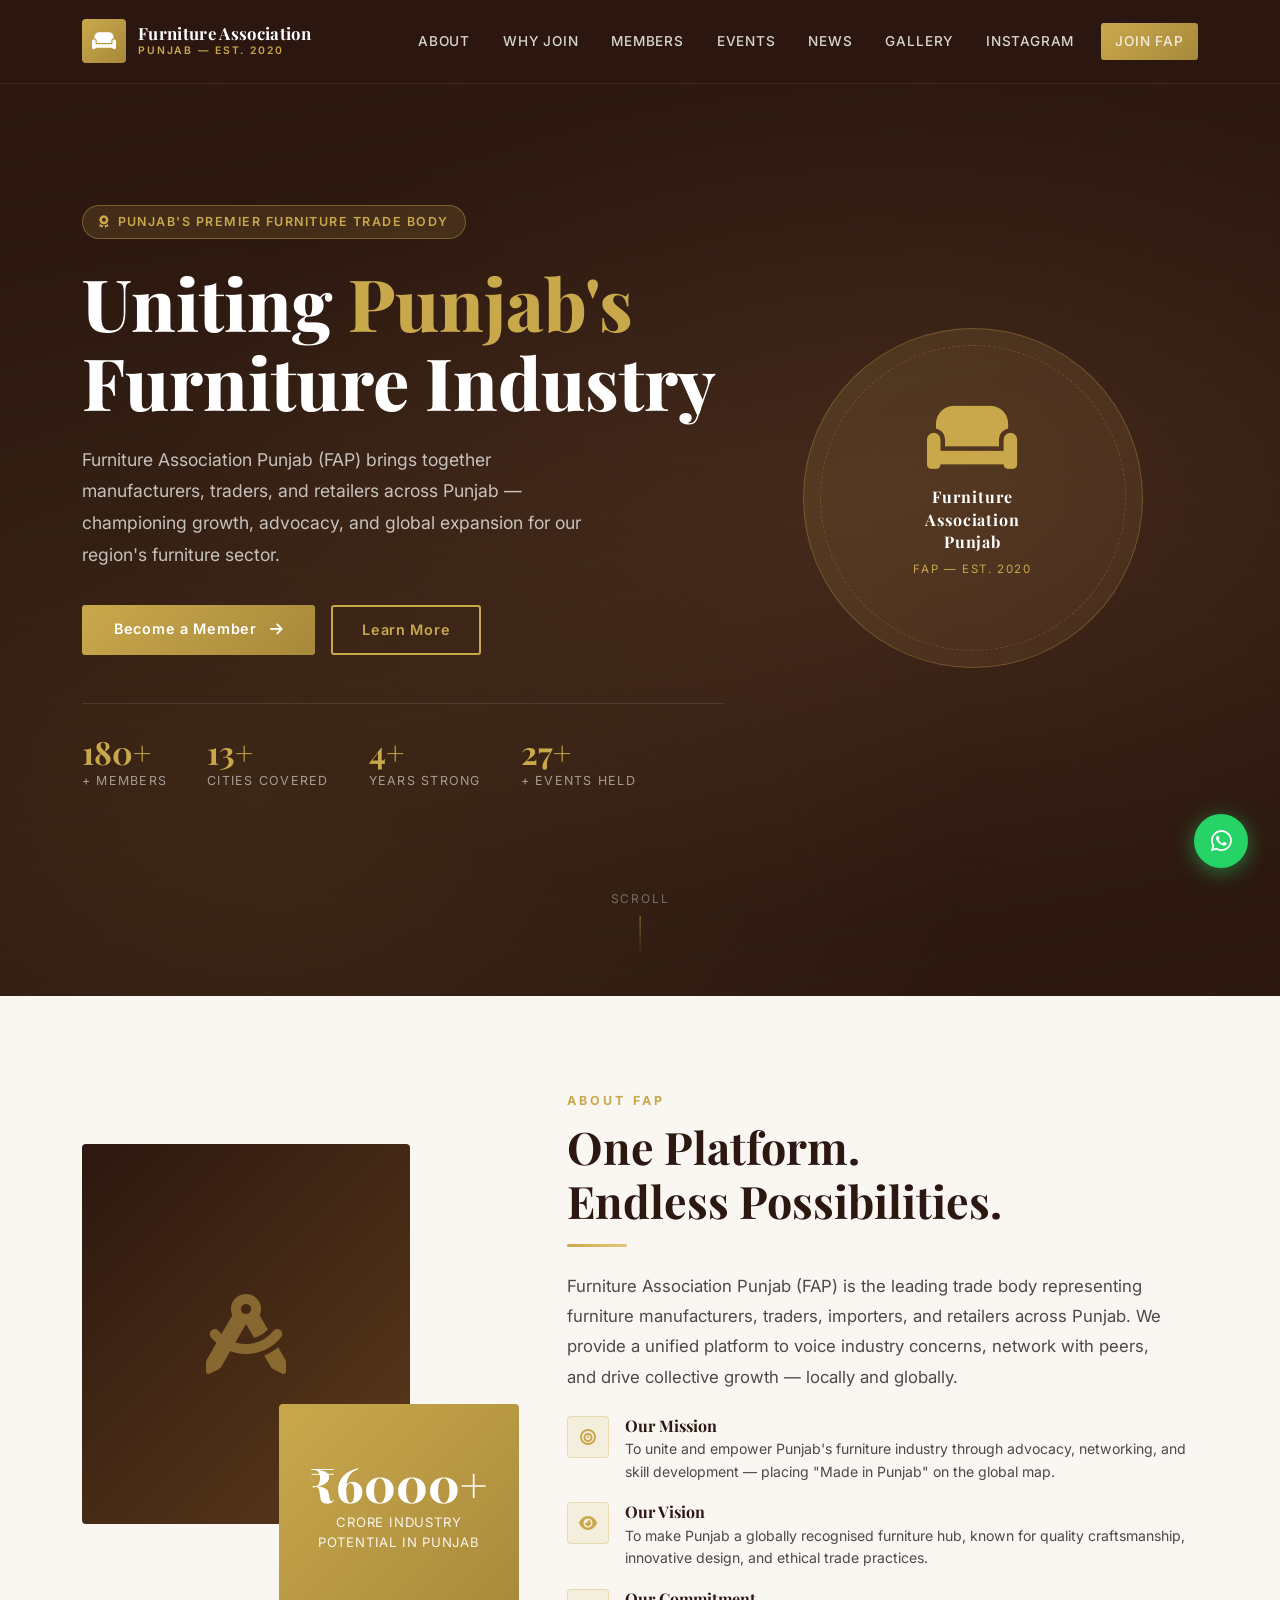
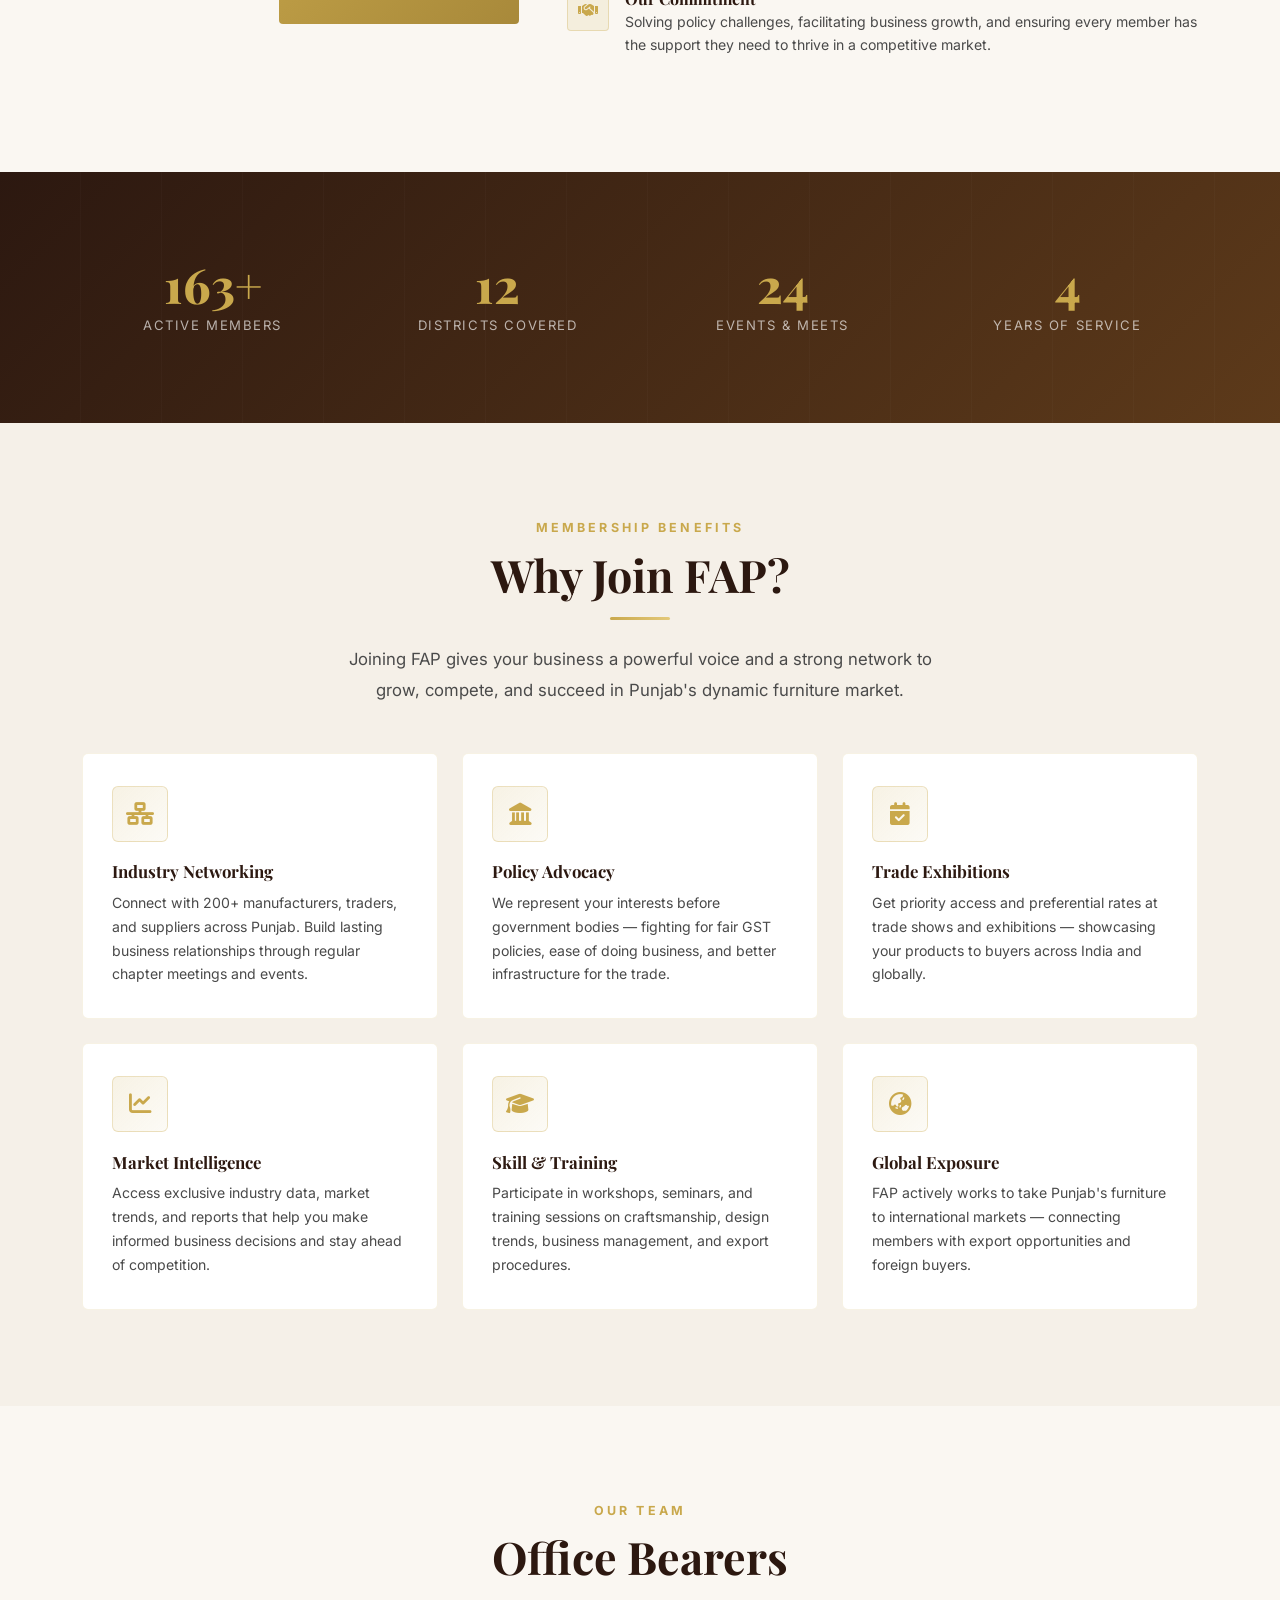
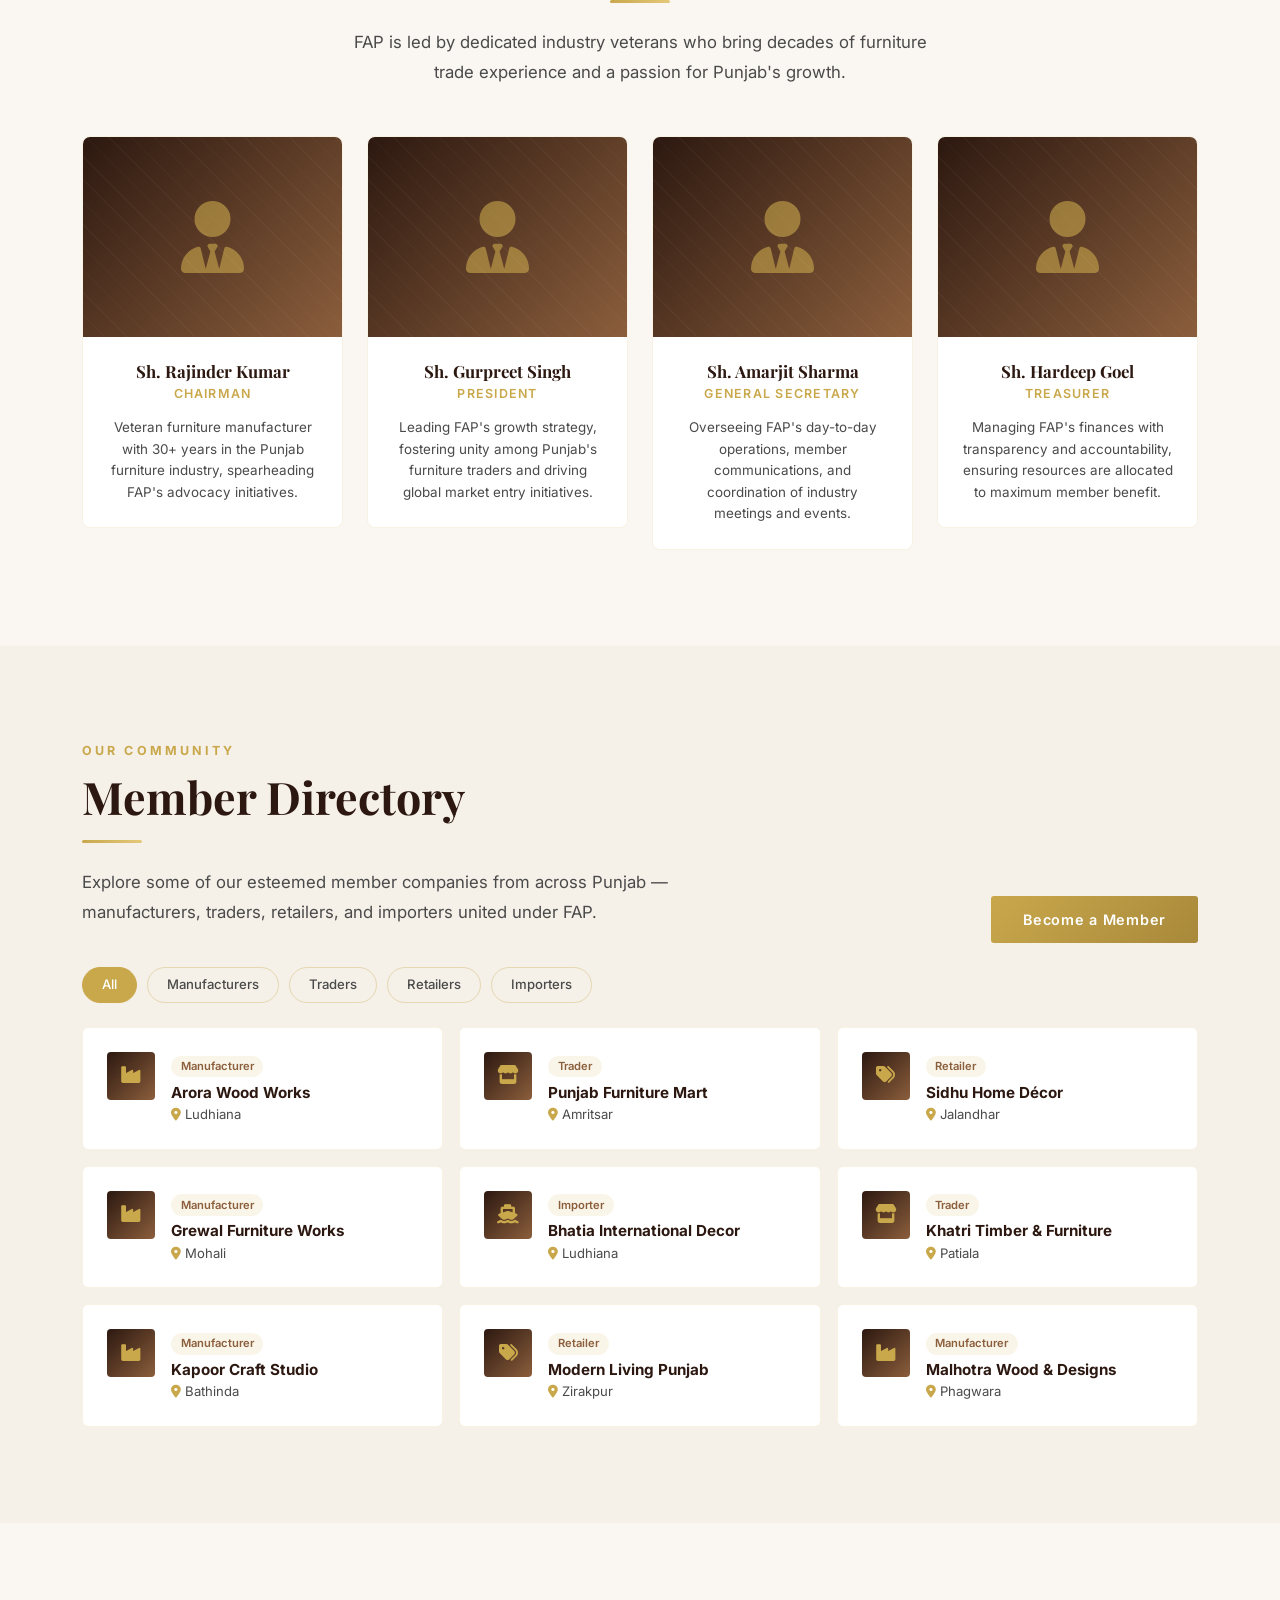
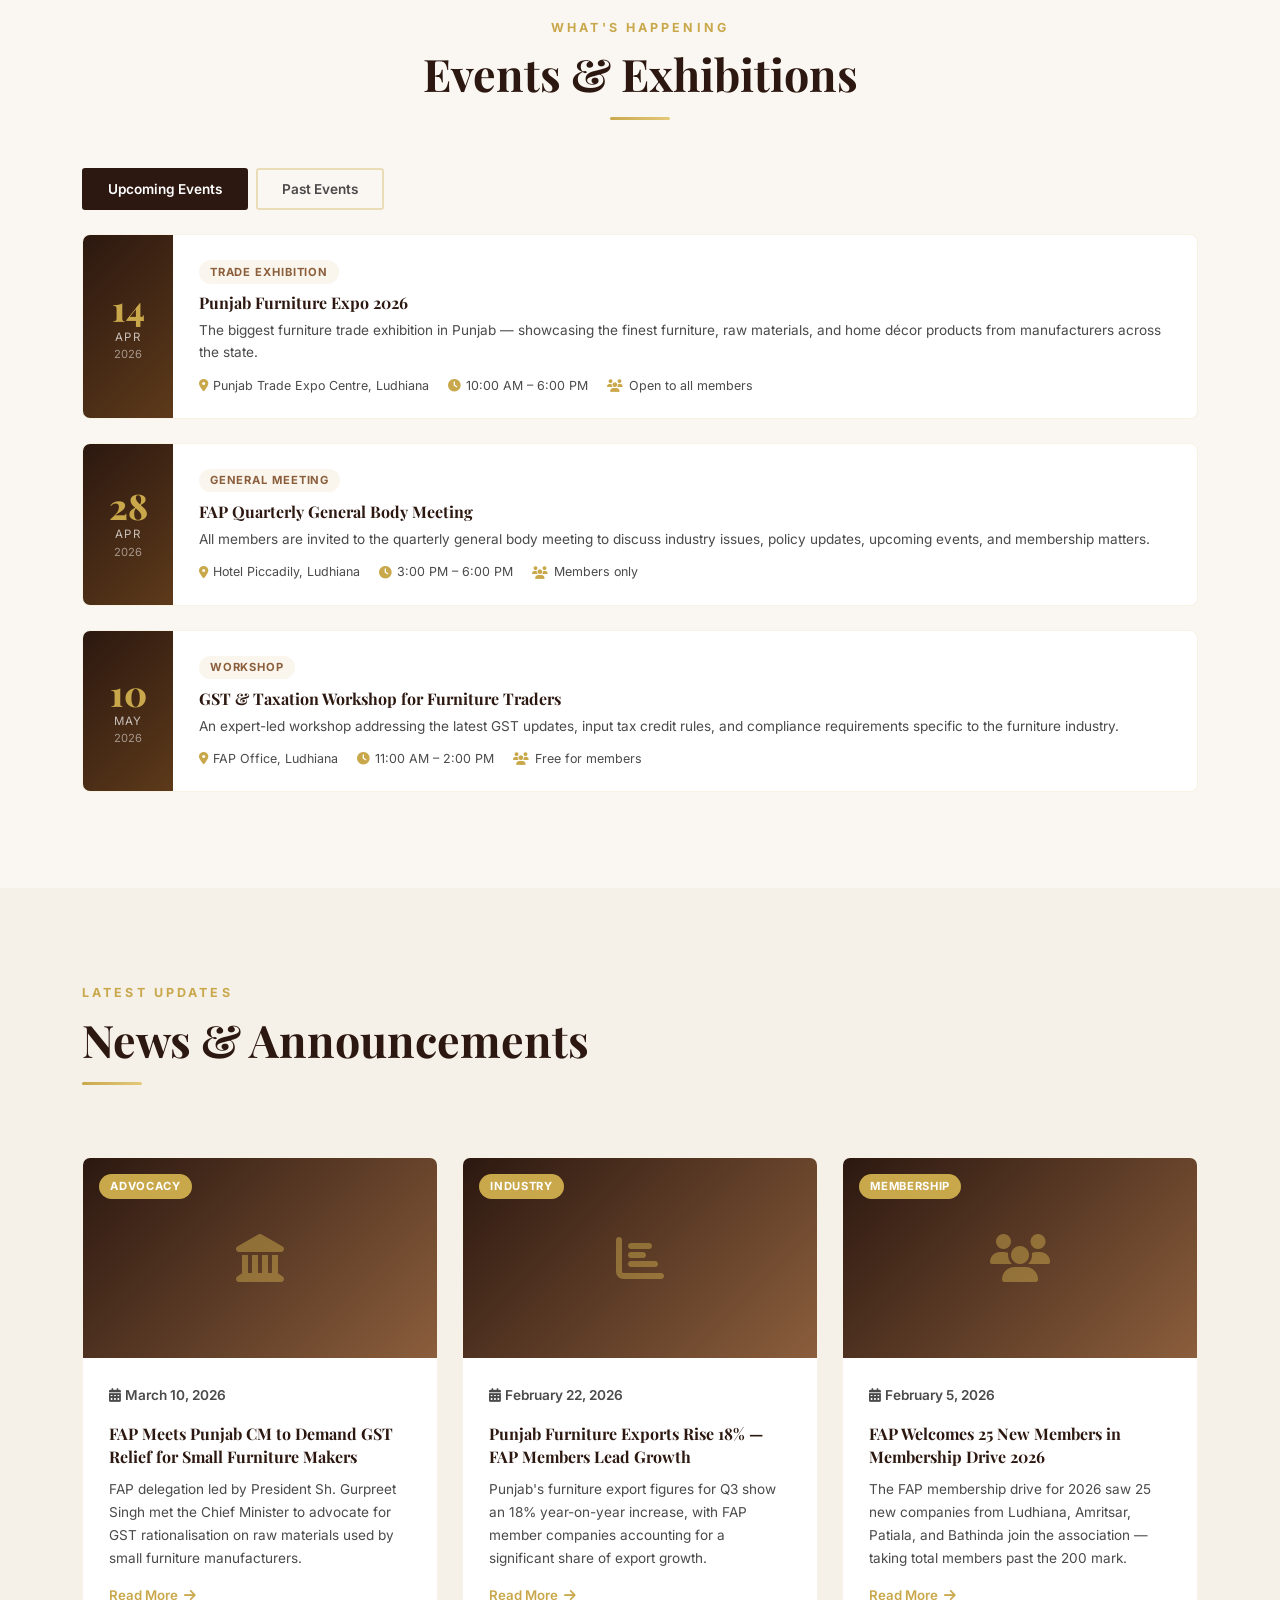
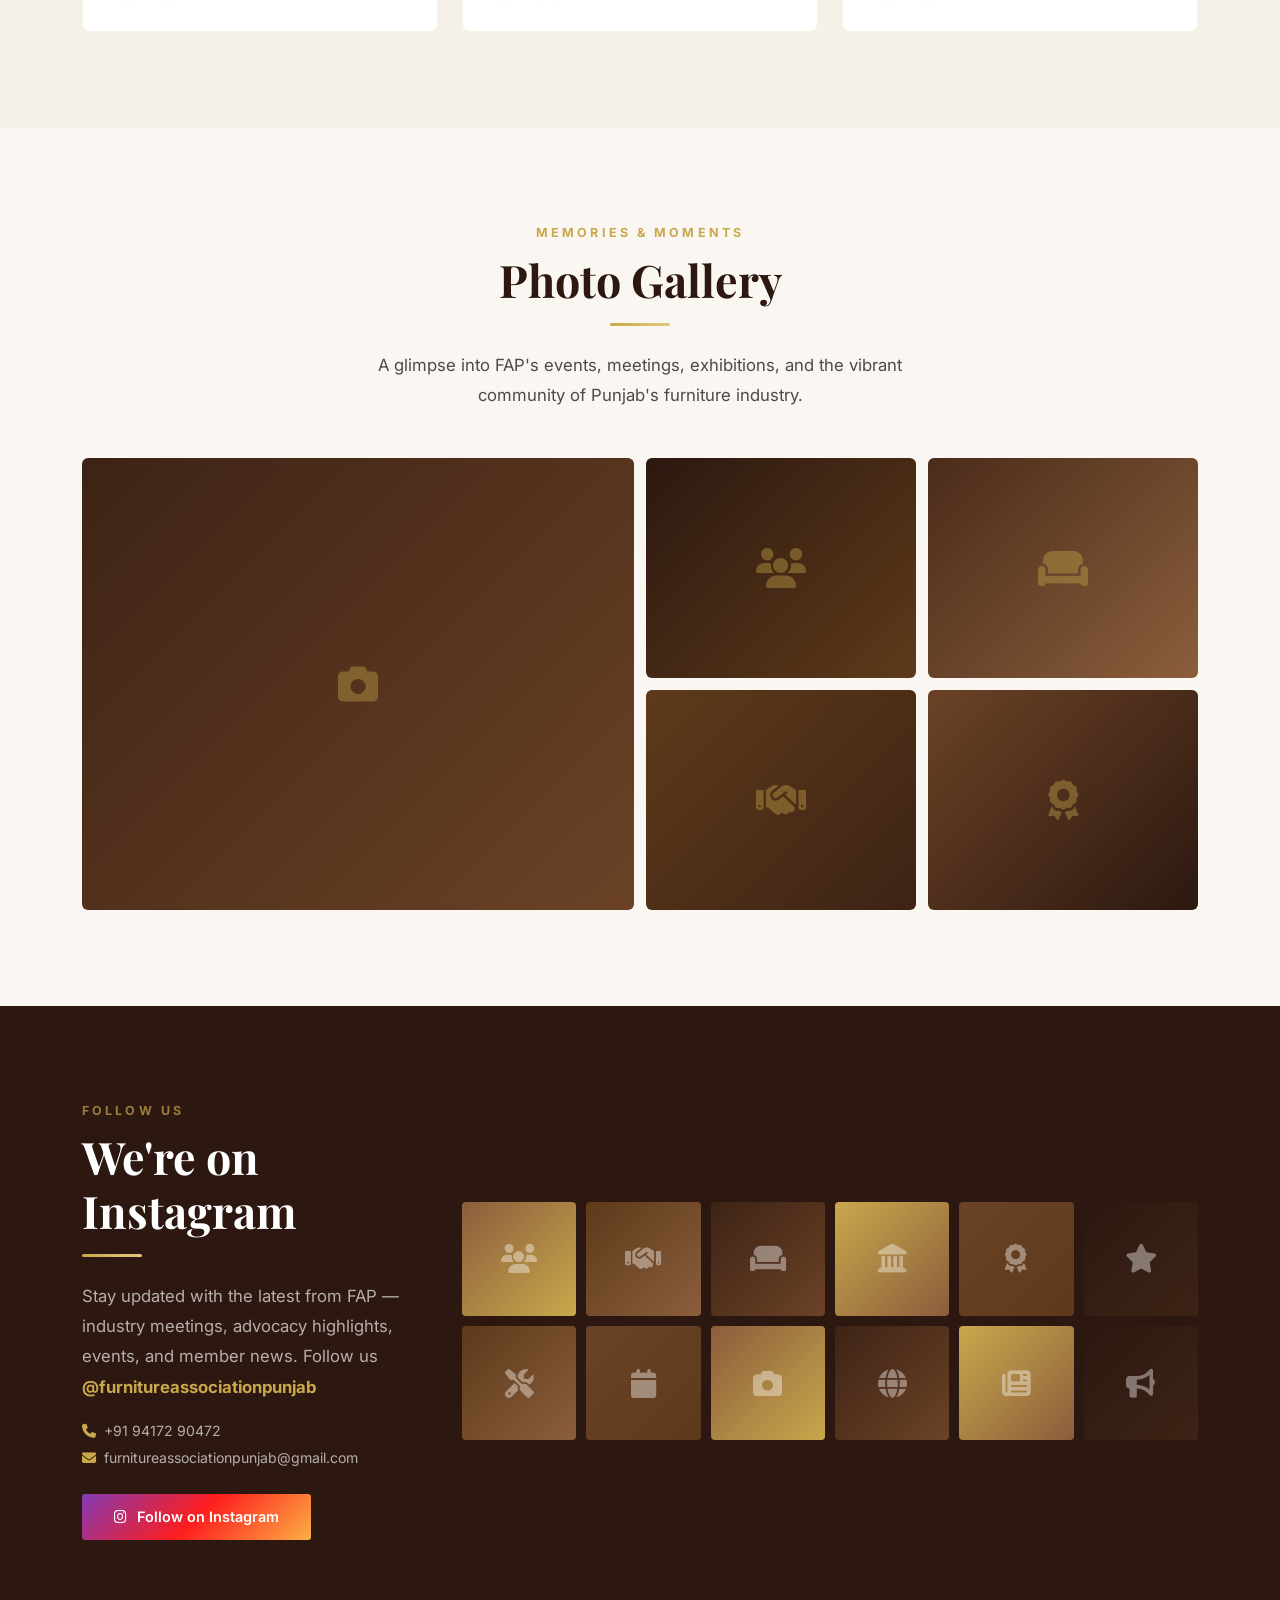
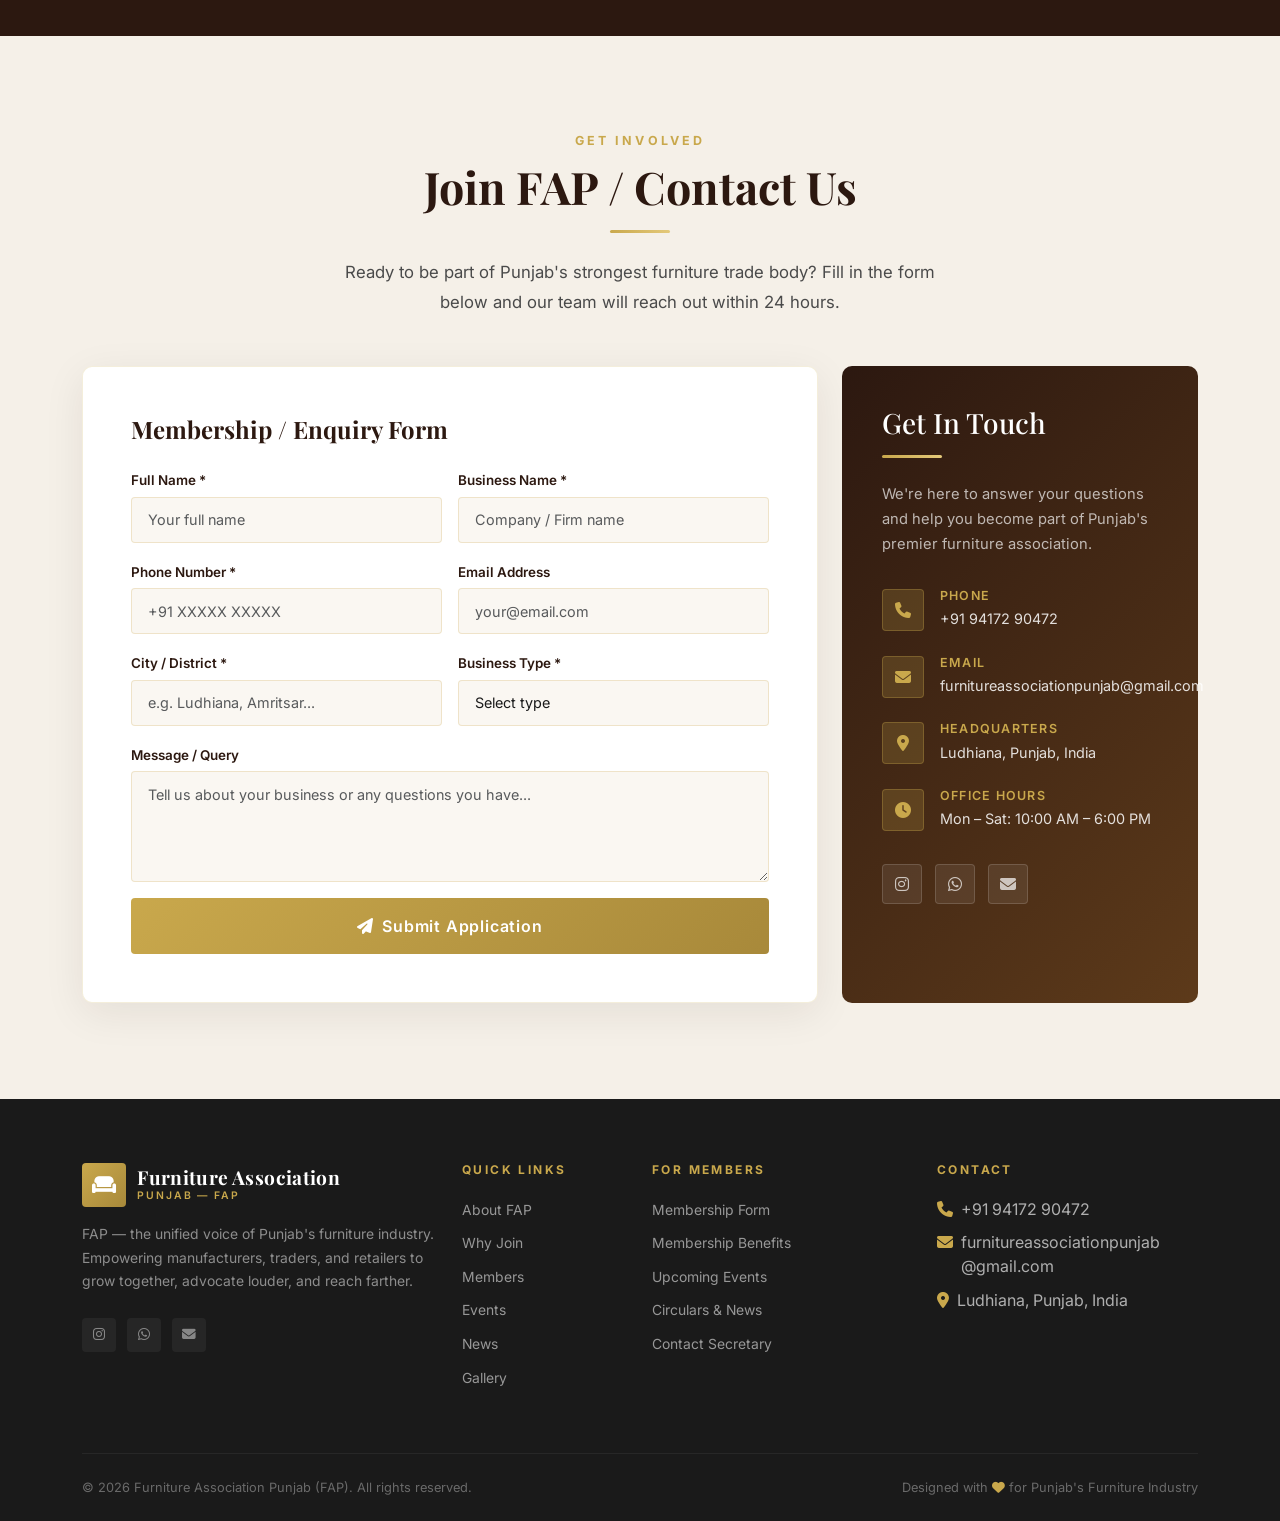
<file: index.html>
<!DOCTYPE html>
<html lang="en">
<head>
  <meta charset="UTF-8" />
  <meta name="viewport" content="width=device-width, initial-scale=1.0"/>
  <title>Furniture Association Punjab | FAP — Uniting Punjab's Furniture Industry</title>
  <meta name="description" content="Furniture Association Punjab (FAP) — The official trade association representing furniture manufacturers, traders, and retailers across Punjab, India."/>

  <!-- Bootstrap 5 -->
  <link href="https://cdn.jsdelivr.net/npm/bootstrap@5.3.3/dist/css/bootstrap.min.css" rel="stylesheet"/>
  <!-- Font Awesome -->
  <link href="https://cdnjs.cloudflare.com/ajax/libs/font-awesome/6.5.0/css/all.min.css" rel="stylesheet"/>
  <!-- Google Fonts -->
  <link href="https://fonts.googleapis.com/css2?family=Playfair+Display:wght@400;600;700;800&family=Inter:wght@300;400;500;600;700&display=swap" rel="stylesheet"/>
  <!-- AOS -->
  <link href="https://unpkg.com/aos@2.3.4/dist/aos.css" rel="stylesheet"/>
  <!-- Swiper -->
  <link href="https://cdn.jsdelivr.net/npm/swiper@11/swiper-bundle.min.css" rel="stylesheet"/>

  <style>
    /* ===== GLOBAL ===== */
    :root {
      --mahogany:   #2C1810;
      --gold:       #C9A84C;
      --gold-light: #E4C97A;
      --cream:      #FAF7F2;
      --brown:      #8B5E3C;
      --brown-mid:  #5D3A1A;
      --dark:       #1A1A1A;
      --mid:        #4A4A4A;
      --light:      #F5F0E8;
      --white:      #FFFFFF;
      --border:     rgba(201,168,76,0.3);
    }
    * { margin: 0; padding: 0; box-sizing: border-box; }
    html { scroll-behavior: smooth; }
    body {
      font-family: 'Inter', sans-serif;
      background: var(--cream);
      color: var(--dark);
      overflow-x: hidden;
    }
    h1,h2,h3,h4,h5 { font-family: 'Playfair Display', serif; }
    .gold-text { color: var(--gold); }
    .section-label {
      font-family: 'Inter', sans-serif;
      font-size: 0.78rem;
      font-weight: 700;
      letter-spacing: 0.25em;
      text-transform: uppercase;
      color: var(--gold);
      margin-bottom: 0.6rem;
    }
    .section-title {
      font-size: clamp(1.9rem, 3.5vw, 2.8rem);
      font-weight: 700;
      color: var(--mahogany);
      line-height: 1.2;
      margin-bottom: 1rem;
    }
    .section-desc {
      font-size: 1.05rem;
      color: var(--mid);
      line-height: 1.8;
      max-width: 600px;
    }
    .divider-gold {
      width: 60px; height: 3px;
      background: linear-gradient(90deg, var(--gold), var(--gold-light));
      border-radius: 2px;
      margin: 1rem 0 1.5rem;
    }
    .divider-gold.center { margin-left: auto; margin-right: auto; }
    .btn-gold {
      background: linear-gradient(135deg, var(--gold), #A8893A);
      color: var(--white);
      border: none;
      padding: 0.8rem 2rem;
      border-radius: 3px;
      font-weight: 600;
      font-size: 0.9rem;
      letter-spacing: 0.05em;
      transition: all 0.3s ease;
      text-decoration: none;
      display: inline-block;
    }
    .btn-gold:hover {
      background: linear-gradient(135deg, #A8893A, var(--gold));
      color: var(--white);
      transform: translateY(-2px);
      box-shadow: 0 8px 25px rgba(201,168,76,0.4);
    }
    .btn-outline-gold {
      background: transparent;
      color: var(--gold);
      border: 2px solid var(--gold);
      padding: 0.75rem 1.8rem;
      border-radius: 3px;
      font-weight: 600;
      font-size: 0.9rem;
      letter-spacing: 0.05em;
      transition: all 0.3s ease;
      text-decoration: none;
      display: inline-block;
    }
    .btn-outline-gold:hover {
      background: var(--gold);
      color: var(--white);
      transform: translateY(-2px);
    }

    /* ===== NAVBAR ===== */
    #mainNav {
      background: rgba(44,24,16,0.97);
      backdrop-filter: blur(10px);
      padding: 0.9rem 0;
      transition: all 0.4s ease;
      border-bottom: 1px solid rgba(201,168,76,0.15);
    }
    #mainNav.scrolled {
      padding: 0.6rem 0;
      box-shadow: 0 4px 30px rgba(0,0,0,0.3);
    }
    .navbar-brand {
      display: flex;
      align-items: center;
      gap: 0.75rem;
      text-decoration: none;
    }
    .nav-logo-icon {
      width: 44px; height: 44px;
      background: linear-gradient(135deg, var(--gold), #A8893A);
      border-radius: 4px;
      display: flex; align-items: center; justify-content: center;
      font-size: 1.2rem;
      color: var(--white);
      flex-shrink: 0;
    }
    .nav-brand-text .brand-main {
      font-family: 'Playfair Display', serif;
      font-size: 1.05rem;
      font-weight: 700;
      color: var(--white);
      line-height: 1.1;
      letter-spacing: 0.02em;
    }
    .nav-brand-text .brand-sub {
      font-size: 0.65rem;
      color: var(--gold);
      letter-spacing: 0.18em;
      text-transform: uppercase;
      font-weight: 600;
    }
    .navbar-nav .nav-link {
      color: rgba(255,255,255,0.82) !important;
      font-size: 0.85rem;
      font-weight: 500;
      letter-spacing: 0.06em;
      text-transform: uppercase;
      padding: 0.5rem 0.9rem !important;
      transition: color 0.3s;
      position: relative;
    }
    .navbar-nav .nav-link::after {
      content: '';
      position: absolute;
      bottom: 0; left: 50%; right: 50%;
      height: 1px;
      background: var(--gold);
      transition: all 0.3s;
    }
    .navbar-nav .nav-link:hover { color: var(--gold) !important; }
    .navbar-nav .nav-link:hover::after { left: 0.9rem; right: 0.9rem; }
    .nav-join-btn {
      background: linear-gradient(135deg, var(--gold), #A8893A);
      color: var(--white) !important;
      border-radius: 3px;
      padding: 0.45rem 1.2rem !important;
    }
    .nav-join-btn:hover { opacity: 0.88; }
    .navbar-toggler { border-color: rgba(201,168,76,0.5); }
    .navbar-toggler-icon {
      background-image: url("data:image/svg+xml,%3csvg xmlns='http://www.w3.org/2000/svg' viewBox='0 0 30 30'%3e%3cpath stroke='rgba%28201,168,76,0.9%29' stroke-linecap='round' stroke-miterlimit='10' stroke-width='2' d='M4 7h22M4 15h22M4 23h22'/%3e%3c/svg%3e");
    }

    /* ===== HERO ===== */
    #hero {
      min-height: 100vh;
      background: var(--mahogany);
      position: relative;
      display: flex;
      align-items: center;
      overflow: hidden;
    }
    .hero-pattern {
      position: absolute; inset: 0;
      background-image:
        radial-gradient(ellipse at 70% 50%, rgba(139,94,60,0.25) 0%, transparent 60%),
        radial-gradient(ellipse at 20% 80%, rgba(201,168,76,0.1) 0%, transparent 50%);
      pointer-events: none;
    }
    .hero-wood-lines {
      position: absolute; inset: 0; pointer-events: none;
      background: repeating-linear-gradient(
        170deg,
        transparent,
        transparent 40px,
        rgba(255,255,255,0.012) 40px,
        rgba(255,255,255,0.012) 41px
      );
    }
    .hero-content { position: relative; z-index: 2; }
    .hero-badge {
      display: inline-flex;
      align-items: center;
      gap: 0.5rem;
      background: rgba(201,168,76,0.15);
      border: 1px solid rgba(201,168,76,0.4);
      color: var(--gold);
      padding: 0.4rem 1rem;
      border-radius: 50px;
      font-size: 0.78rem;
      font-weight: 600;
      letter-spacing: 0.12em;
      text-transform: uppercase;
      margin-bottom: 1.5rem;
    }
    .hero-title {
      font-size: clamp(2.6rem, 6vw, 4.5rem);
      font-weight: 800;
      color: var(--white);
      line-height: 1.1;
      margin-bottom: 1.4rem;
    }
    .hero-title .accent { color: var(--gold); }
    .hero-desc {
      font-size: 1.1rem;
      color: rgba(255,255,255,0.72);
      line-height: 1.8;
      max-width: 520px;
      margin-bottom: 2.2rem;
    }
    .hero-ctas { display: flex; gap: 1rem; flex-wrap: wrap; margin-bottom: 3rem; }
    .hero-stats {
      display: flex;
      gap: 2.5rem;
      flex-wrap: wrap;
      border-top: 1px solid rgba(255,255,255,0.1);
      padding-top: 2rem;
    }
    .hero-stat-item .num {
      font-family: 'Playfair Display', serif;
      font-size: 2rem;
      font-weight: 700;
      color: var(--gold);
      line-height: 1;
    }
    .hero-stat-item .lbl {
      font-size: 0.78rem;
      color: rgba(255,255,255,0.55);
      text-transform: uppercase;
      letter-spacing: 0.1em;
      margin-top: 0.25rem;
    }
    .hero-visual {
      position: relative;
      display: flex;
      align-items: center;
      justify-content: center;
    }
    .hero-emblem {
      width: 340px; height: 340px;
      border-radius: 50%;
      background: linear-gradient(135deg, rgba(201,168,76,0.15), rgba(139,94,60,0.2));
      border: 1px solid rgba(201,168,76,0.3);
      display: flex;
      align-items: center;
      justify-content: center;
      position: relative;
    }
    .hero-emblem::before {
      content: '';
      position: absolute;
      inset: 16px;
      border-radius: 50%;
      border: 1px dashed rgba(201,168,76,0.25);
    }
    .hero-emblem-inner {
      text-align: center;
      color: var(--white);
    }
    .hero-emblem-icon {
      font-size: 4.5rem;
      color: var(--gold);
      display: block;
      margin-bottom: 0.8rem;
    }
    .hero-emblem-inner h3 {
      font-size: 1rem;
      font-weight: 700;
      letter-spacing: 0.06em;
      line-height: 1.4;
      color: var(--white);
    }
    .hero-emblem-inner p {
      font-size: 0.72rem;
      color: var(--gold);
      letter-spacing: 0.14em;
      text-transform: uppercase;
      margin-top: 0.3rem;
    }
    .hero-scroll-hint {
      position: absolute;
      bottom: 2.5rem;
      left: 50%;
      transform: translateX(-50%);
      color: rgba(255,255,255,0.35);
      font-size: 0.75rem;
      letter-spacing: 0.15em;
      text-transform: uppercase;
      display: flex;
      flex-direction: column;
      align-items: center;
      gap: 0.5rem;
      z-index: 2;
    }
    .scroll-arrow {
      width: 1px; height: 40px;
      background: linear-gradient(to bottom, rgba(201,168,76,0.7), transparent);
      animation: scrollPulse 1.8s ease-in-out infinite;
    }
    @keyframes scrollPulse { 0%,100%{opacity:0.4;} 50%{opacity:1;} }

    /* ===== ABOUT ===== */
    #about { padding: 6rem 0; background: var(--cream); }
    .about-img-block {
      position: relative;
      height: 480px;
    }
    .about-img-main {
      width: 75%;
      height: 380px;
      background: linear-gradient(135deg, var(--mahogany), var(--brown-mid));
      border-radius: 4px;
      position: absolute;
      top: 0; left: 0;
      display: flex; align-items: center; justify-content: center;
      overflow: hidden;
    }
    .about-img-main i { font-size: 5rem; color: rgba(201,168,76,0.5); }
    .about-img-accent {
      width: 55%;
      height: 220px;
      background: linear-gradient(135deg, var(--gold), #A8893A);
      border-radius: 4px;
      position: absolute;
      bottom: 0; right: 0;
      display: flex; align-items: center; justify-content: center;
      flex-direction: column;
      color: var(--white);
      text-align: center;
      padding: 1.5rem;
    }
    .about-img-accent .big-num {
      font-family: 'Playfair Display', serif;
      font-size: 3rem;
      font-weight: 800;
      line-height: 1;
    }
    .about-img-accent p { font-size: 0.82rem; letter-spacing: 0.06em; text-transform: uppercase; margin-top: 0.4rem; opacity: 0.9; }
    .about-points { margin-top: 1.5rem; }
    .about-point {
      display: flex;
      gap: 1rem;
      margin-bottom: 1.2rem;
      align-items: flex-start;
    }
    .about-point-icon {
      width: 42px; height: 42px; flex-shrink: 0;
      background: rgba(201,168,76,0.12);
      border: 1px solid rgba(201,168,76,0.3);
      border-radius: 4px;
      display: flex; align-items: center; justify-content: center;
      color: var(--gold);
      font-size: 1rem;
    }
    .about-point-text h6 {
      font-family: 'Playfair Display', serif;
      font-size: 1rem;
      font-weight: 700;
      color: var(--mahogany);
      margin-bottom: 0.2rem;
    }
    .about-point-text p { font-size: 0.88rem; color: var(--mid); line-height: 1.6; margin: 0; }

    /* ===== STATS BAR ===== */
    #stats {
      background: linear-gradient(135deg, var(--mahogany) 0%, var(--brown-mid) 100%);
      padding: 4rem 0;
      position: relative;
      overflow: hidden;
    }
    #stats::before {
      content: '';
      position: absolute; inset: 0;
      background: repeating-linear-gradient(90deg, transparent, transparent 80px, rgba(255,255,255,0.02) 80px, rgba(255,255,255,0.02) 81px);
    }
    .stat-card {
      text-align: center;
      padding: 1.5rem;
      position: relative;
    }
    .stat-card:not(:last-child)::after {
      content: '';
      position: absolute;
      right: 0; top: 20%; bottom: 20%;
      width: 1px;
      background: rgba(201,168,76,0.2);
    }
    .stat-num {
      font-family: 'Playfair Display', serif;
      font-size: 3rem;
      font-weight: 800;
      color: var(--gold);
      line-height: 1;
    }
    .stat-label {
      font-size: 0.82rem;
      color: rgba(255,255,255,0.65);
      text-transform: uppercase;
      letter-spacing: 0.12em;
      margin-top: 0.5rem;
    }

    /* ===== WHY JOIN ===== */
    #why-join { padding: 6rem 0; background: var(--light); }
    .benefit-card {
      background: var(--white);
      border-radius: 6px;
      padding: 2rem 1.8rem;
      height: 100%;
      border: 1px solid rgba(201,168,76,0.15);
      transition: all 0.35s ease;
      position: relative;
      overflow: hidden;
    }
    .benefit-card::before {
      content: '';
      position: absolute;
      top: 0; left: 0; right: 0;
      height: 3px;
      background: linear-gradient(90deg, var(--gold), var(--gold-light));
      transform: scaleX(0);
      transform-origin: left;
      transition: transform 0.35s ease;
    }
    .benefit-card:hover { transform: translateY(-6px); box-shadow: 0 16px 40px rgba(44,24,16,0.12); }
    .benefit-card:hover::before { transform: scaleX(1); }
    .benefit-icon {
      width: 56px; height: 56px;
      background: linear-gradient(135deg, rgba(201,168,76,0.15), rgba(201,168,76,0.05));
      border: 1px solid rgba(201,168,76,0.3);
      border-radius: 6px;
      display: flex; align-items: center; justify-content: center;
      color: var(--gold);
      font-size: 1.4rem;
      margin-bottom: 1.2rem;
    }
    .benefit-card h5 {
      font-size: 1.05rem;
      font-weight: 700;
      color: var(--mahogany);
      margin-bottom: 0.6rem;
    }
    .benefit-card p { font-size: 0.88rem; color: var(--mid); line-height: 1.7; margin: 0; }

    /* ===== LEADERSHIP ===== */
    #leadership { padding: 6rem 0; background: var(--cream); }
    .leader-card {
      background: var(--white);
      border-radius: 8px;
      overflow: hidden;
      border: 1px solid rgba(201,168,76,0.15);
      transition: all 0.35s ease;
      text-align: center;
    }
    .leader-card:hover { transform: translateY(-5px); box-shadow: 0 20px 50px rgba(44,24,16,0.14); }
    .leader-avatar {
      width: 100%;
      height: 200px;
      background: linear-gradient(135deg, var(--mahogany), var(--brown));
      display: flex; align-items: center; justify-content: center;
      position: relative;
      overflow: hidden;
    }
    .leader-avatar i { font-size: 4.5rem; color: rgba(201,168,76,0.6); }
    .leader-avatar .avatar-pattern {
      position: absolute; inset: 0;
      background: repeating-linear-gradient(
        45deg, transparent, transparent 15px,
        rgba(255,255,255,0.03) 15px, rgba(255,255,255,0.03) 16px
      );
    }
    .leader-body { padding: 1.5rem; }
    .leader-body h5 {
      font-size: 1.05rem;
      font-weight: 700;
      color: var(--mahogany);
      margin-bottom: 0.3rem;
    }
    .leader-role {
      font-size: 0.78rem;
      font-weight: 600;
      color: var(--gold);
      text-transform: uppercase;
      letter-spacing: 0.1em;
      margin-bottom: 0.8rem;
    }
    .leader-body p { font-size: 0.84rem; color: var(--mid); line-height: 1.6; margin: 0; }

    /* ===== MEMBERS ===== */
    #members { padding: 6rem 0; background: var(--light); }
    .member-filter { display: flex; gap: 0.6rem; flex-wrap: wrap; margin-bottom: 2.5rem; }
    .filter-btn {
      padding: 0.45rem 1.2rem;
      border: 1.5px solid rgba(201,168,76,0.35);
      background: transparent;
      color: var(--mid);
      border-radius: 50px;
      font-size: 0.82rem;
      font-weight: 500;
      cursor: pointer;
      transition: all 0.25s;
    }
    .filter-btn:hover, .filter-btn.active {
      background: var(--gold);
      border-color: var(--gold);
      color: var(--white);
    }
    .member-card {
      background: var(--white);
      border-radius: 6px;
      padding: 1.5rem;
      border: 1px solid rgba(201,168,76,0.15);
      transition: all 0.3s ease;
      display: flex;
      gap: 1rem;
      align-items: flex-start;
    }
    .member-card:hover { box-shadow: 0 8px 25px rgba(44,24,16,0.1); transform: translateY(-3px); }
    .member-card-icon {
      width: 48px; height: 48px; flex-shrink: 0;
      background: linear-gradient(135deg, var(--mahogany), var(--brown));
      border-radius: 4px;
      display: flex; align-items: center; justify-content: center;
      color: var(--gold);
      font-size: 1.2rem;
    }
    .member-card h6 { font-size: 0.95rem; font-weight: 700; color: var(--mahogany); margin-bottom: 0.2rem; }
    .member-tag {
      display: inline-block;
      background: rgba(201,168,76,0.12);
      color: var(--brown);
      font-size: 0.7rem;
      font-weight: 600;
      padding: 0.15rem 0.6rem;
      border-radius: 50px;
      margin-bottom: 0.4rem;
    }
    .member-card p { font-size: 0.82rem; color: var(--mid); margin: 0; }

    /* ===== EVENTS ===== */
    #events { padding: 6rem 0; background: var(--cream); }
    .events-tabs { display: flex; gap: 0.5rem; margin-bottom: 2.5rem; }
    .event-tab {
      padding: 0.55rem 1.5rem;
      border: 2px solid rgba(201,168,76,0.35);
      background: transparent;
      color: var(--mid);
      border-radius: 3px;
      font-size: 0.85rem;
      font-weight: 600;
      cursor: pointer;
      transition: all 0.25s;
      font-family: 'Inter', sans-serif;
    }
    .event-tab.active, .event-tab:hover { background: var(--mahogany); border-color: var(--mahogany); color: var(--white); }
    .event-card {
      background: var(--white);
      border-radius: 8px;
      overflow: hidden;
      border: 1px solid rgba(201,168,76,0.15);
      transition: all 0.3s ease;
      display: flex;
    }
    .event-card:hover { box-shadow: 0 12px 35px rgba(44,24,16,0.12); transform: translateY(-3px); }
    .event-date-block {
      background: linear-gradient(135deg, var(--mahogany), var(--brown-mid));
      color: var(--white);
      width: 90px; flex-shrink: 0;
      display: flex; flex-direction: column;
      align-items: center; justify-content: center;
      padding: 1rem;
      text-align: center;
    }
    .event-date-block .day {
      font-family: 'Playfair Display', serif;
      font-size: 2.2rem;
      font-weight: 800;
      color: var(--gold);
      line-height: 1;
    }
    .event-date-block .month { font-size: 0.72rem; letter-spacing: 0.1em; text-transform: uppercase; color: rgba(255,255,255,0.7); margin-top: 0.2rem; }
    .event-date-block .year { font-size: 0.7rem; color: rgba(255,255,255,0.5); }
    .event-body { padding: 1.4rem 1.6rem; flex: 1; }
    .event-type {
      display: inline-block;
      background: rgba(201,168,76,0.1);
      color: var(--brown);
      font-size: 0.7rem;
      font-weight: 700;
      letter-spacing: 0.08em;
      text-transform: uppercase;
      padding: 0.2rem 0.7rem;
      border-radius: 50px;
      margin-bottom: 0.6rem;
    }
    .event-body h5 { font-size: 1rem; font-weight: 700; color: var(--mahogany); margin-bottom: 0.5rem; }
    .event-body p { font-size: 0.85rem; color: var(--mid); margin-bottom: 0.8rem; line-height: 1.6; }
    .event-meta { display: flex; gap: 1.2rem; flex-wrap: wrap; }
    .event-meta span { font-size: 0.78rem; color: var(--mid); display: flex; align-items: center; gap: 0.35rem; }
    .event-meta i { color: var(--gold); }

    /* ===== NEWS ===== */
    #news { padding: 6rem 0; background: var(--light); }
    .news-card {
      background: var(--white);
      border-radius: 8px;
      overflow: hidden;
      border: 1px solid rgba(201,168,76,0.15);
      transition: all 0.3s ease;
      height: 100%;
    }
    .news-card:hover { box-shadow: 0 14px 40px rgba(44,24,16,0.12); transform: translateY(-4px); }
    .news-img {
      height: 200px;
      background: linear-gradient(135deg, var(--mahogany), var(--brown));
      display: flex; align-items: center; justify-content: center;
      position: relative;
      overflow: hidden;
    }
    .news-img i { font-size: 3rem; color: rgba(201,168,76,0.5); }
    .news-category {
      position: absolute;
      top: 1rem; left: 1rem;
      background: var(--gold);
      color: var(--white);
      font-size: 0.7rem;
      font-weight: 700;
      padding: 0.25rem 0.7rem;
      border-radius: 50px;
      letter-spacing: 0.06em;
      text-transform: uppercase;
    }
    .news-body { padding: 1.6rem; }
    .news-date { font-size: 0.78rem; color: var(--gold); font-weight: 600; margin-bottom: 0.6rem; }
    .news-body h5 { font-size: 1rem; font-weight: 700; color: var(--mahogany); margin-bottom: 0.6rem; line-height: 1.4; }
    .news-body p { font-size: 0.85rem; color: var(--mid); line-height: 1.7; margin-bottom: 1rem; }
    .news-read-more { font-size: 0.83rem; font-weight: 600; color: var(--gold); text-decoration: none; display: flex; align-items: center; gap: 0.4rem; transition: gap 0.25s; }
    .news-read-more:hover { gap: 0.7rem; color: var(--brown); }

    /* ===== GALLERY ===== */
    #gallery { padding: 6rem 0; background: var(--cream); }
    .gallery-grid {
      display: grid;
      grid-template-columns: repeat(4, 1fr);
      grid-template-rows: repeat(2, 220px);
      gap: 12px;
    }
    .gallery-grid .g-item:first-child {
      grid-column: 1 / 3;
      grid-row: 1 / 3;
    }
    .g-item {
      border-radius: 6px;
      overflow: hidden;
      position: relative;
      cursor: pointer;
    }
    .g-item .g-bg {
      width: 100%; height: 100%;
      display: flex; align-items: center; justify-content: center;
      transition: transform 0.4s ease;
    }
    .g-item:hover .g-bg { transform: scale(1.05); }
    .g-item i { font-size: 2.5rem; color: rgba(201,168,76,0.6); }
    .g-bg-1 { background: linear-gradient(135deg, #3D2315, #6B4226); }
    .g-bg-2 { background: linear-gradient(135deg, #2C1810, #5D3A1A); }
    .g-bg-3 { background: linear-gradient(135deg, #4A2C1A, #8B5E3C); }
    .g-bg-4 { background: linear-gradient(135deg, #5D3A1A, #3D2315); }
    .g-bg-5 { background: linear-gradient(135deg, #6B4226, #2C1810); }
    .g-overlay {
      position: absolute; inset: 0;
      background: rgba(44,24,16,0);
      display: flex; align-items: center; justify-content: center;
      color: var(--white);
      transition: background 0.3s;
    }
    .g-item:hover .g-overlay { background: rgba(44,24,16,0.55); }
    .g-overlay i.fa-expand { font-size: 1.5rem; opacity: 0; transition: opacity 0.3s; }
    .g-item:hover .g-overlay i.fa-expand { opacity: 1; }

    /* ===== INSTAGRAM ===== */
    #instagram { padding: 6rem 0; background: var(--mahogany); }
    #instagram .section-title { color: var(--white); }
    #instagram .section-desc { color: rgba(255,255,255,0.65); }
    .insta-grid {
      display: grid;
      grid-template-columns: repeat(6, 1fr);
      gap: 10px;
      margin: 2.5rem 0;
    }
    .insta-item {
      aspect-ratio: 1;
      border-radius: 4px;
      overflow: hidden;
      position: relative;
      cursor: pointer;
    }
    .insta-bg {
      width: 100%; height: 100%;
      display: flex; align-items: center; justify-content: center;
      transition: transform 0.35s ease;
    }
    .insta-item:hover .insta-bg { transform: scale(1.08); }
    .insta-bg i { font-size: 1.8rem; color: rgba(255,255,255,0.4); }
    .ib-1 { background: linear-gradient(135deg, #8B5E3C, #C9A84C); }
    .ib-2 { background: linear-gradient(135deg, #5D3A1A, #8B5E3C); }
    .ib-3 { background: linear-gradient(135deg, #3D2315, #6B4226); }
    .ib-4 { background: linear-gradient(135deg, #C9A84C, #8B5E3C); }
    .ib-5 { background: linear-gradient(135deg, #6B4226, #5D3A1A); }
    .ib-6 { background: linear-gradient(135deg, #2C1810, #3D2315); }
    .insta-overlay {
      position: absolute; inset: 0;
      background: rgba(201,168,76,0);
      display: flex; align-items: center; justify-content: center;
      color: var(--white);
      font-size: 1.2rem;
      transition: background 0.3s;
    }
    .insta-item:hover .insta-overlay { background: rgba(201,168,76,0.6); }
    .insta-item .insta-overlay i { opacity: 0; transition: opacity 0.3s; }
    .insta-item:hover .insta-overlay i { opacity: 1; }
    .insta-follow-cta {
      display: flex;
      align-items: center;
      justify-content: center;
      gap: 1rem;
      margin-top: 1rem;
    }
    .btn-insta {
      display: inline-flex;
      align-items: center;
      gap: 0.6rem;
      background: linear-gradient(135deg, #833ab4, #fd1d1d, #fcb045);
      color: var(--white);
      padding: 0.75rem 2rem;
      border-radius: 3px;
      font-weight: 600;
      font-size: 0.9rem;
      text-decoration: none;
      transition: all 0.3s;
      border: none;
    }
    .btn-insta:hover { transform: translateY(-2px); box-shadow: 0 8px 20px rgba(253,29,29,0.4); color: var(--white); }

    /* ===== JOIN / CONTACT ===== */
    #join { padding: 6rem 0; background: var(--light); }
    .join-form-card {
      background: var(--white);
      border-radius: 10px;
      padding: 3rem;
      border: 1px solid rgba(201,168,76,0.2);
      box-shadow: 0 10px 40px rgba(44,24,16,0.08);
    }
    .form-label { font-size: 0.84rem; font-weight: 600; color: var(--mahogany); margin-bottom: 0.4rem; }
    .form-control, .form-select {
      border: 1.5px solid rgba(201,168,76,0.25);
      border-radius: 4px;
      padding: 0.7rem 1rem;
      font-size: 0.9rem;
      color: var(--dark);
      background: var(--cream);
      transition: border-color 0.25s, box-shadow 0.25s;
    }
    .form-control:focus, .form-select:focus {
      border-color: var(--gold);
      box-shadow: 0 0 0 3px rgba(201,168,76,0.12);
      background: var(--white);
      outline: none;
    }
    .contact-info-card {
      background: linear-gradient(135deg, var(--mahogany), var(--brown-mid));
      border-radius: 10px;
      padding: 2.5rem;
      height: 100%;
      color: var(--white);
    }
    .contact-info-card h3 { color: var(--white); margin-bottom: 0.5rem; }
    .contact-info-card p { color: rgba(255,255,255,0.68); font-size: 0.92rem; line-height: 1.7; margin-bottom: 2rem; }
    .contact-item {
      display: flex;
      gap: 1rem;
      align-items: flex-start;
      margin-bottom: 1.5rem;
    }
    .contact-item-icon {
      width: 42px; height: 42px; flex-shrink: 0;
      background: rgba(201,168,76,0.2);
      border: 1px solid rgba(201,168,76,0.3);
      border-radius: 4px;
      display: flex; align-items: center; justify-content: center;
      color: var(--gold);
    }
    .contact-item-text h6 { font-size: 0.78rem; color: var(--gold); text-transform: uppercase; letter-spacing: 0.1em; margin-bottom: 0.2rem; font-family: 'Inter', sans-serif; font-weight: 600; }
    .contact-item-text p { color: rgba(255,255,255,0.85); font-size: 0.9rem; margin: 0; }
    .contact-item-text a { color: rgba(255,255,255,0.85); text-decoration: none; }
    .contact-item-text a:hover { color: var(--gold); }
    .social-links-contact { display: flex; gap: 0.8rem; margin-top: 2rem; }
    .social-link {
      width: 40px; height: 40px;
      background: rgba(255,255,255,0.08);
      border: 1px solid rgba(255,255,255,0.15);
      border-radius: 4px;
      display: flex; align-items: center; justify-content: center;
      color: rgba(255,255,255,0.7);
      text-decoration: none;
      transition: all 0.25s;
    }
    .social-link:hover { background: var(--gold); border-color: var(--gold); color: var(--white); }

    /* ===== FOOTER ===== */
    #footer {
      background: var(--dark);
      padding: 4rem 0 0;
      color: rgba(255,255,255,0.65);
    }
    .footer-logo .brand-main { color: var(--white); font-size: 1.2rem; }
    .footer-logo .brand-sub { color: var(--gold); }
    .footer-desc { font-size: 0.87rem; line-height: 1.7; margin: 1rem 0 1.5rem; color: rgba(255,255,255,0.5); }
    .footer-heading {
      font-family: 'Inter', sans-serif;
      font-size: 0.75rem;
      font-weight: 700;
      letter-spacing: 0.2em;
      text-transform: uppercase;
      color: var(--gold);
      margin-bottom: 1.2rem;
    }
    .footer-links { list-style: none; padding: 0; }
    .footer-links li { margin-bottom: 0.6rem; }
    .footer-links a { color: rgba(255,255,255,0.55); text-decoration: none; font-size: 0.87rem; transition: color 0.25s; }
    .footer-links a:hover { color: var(--gold); }
    .footer-bottom {
      border-top: 1px solid rgba(255,255,255,0.06);
      margin-top: 3rem;
      padding: 1.5rem 0;
      display: flex;
      align-items: center;
      justify-content: space-between;
      flex-wrap: wrap;
      gap: 1rem;
    }
    .footer-bottom p { font-size: 0.8rem; margin: 0; color: rgba(255,255,255,0.35); }
    .footer-social { display: flex; gap: 0.7rem; }
    .footer-social a {
      width: 34px; height: 34px;
      background: rgba(255,255,255,0.05);
      border-radius: 4px;
      display: flex; align-items: center; justify-content: center;
      color: rgba(255,255,255,0.45);
      font-size: 0.85rem;
      text-decoration: none;
      transition: all 0.25s;
    }
    .footer-social a:hover { background: var(--gold); color: var(--white); }

    /* ===== WHATSAPP FLOAT ===== */
    .whatsapp-float {
      position: fixed;
      bottom: 2rem; right: 2rem;
      width: 54px; height: 54px;
      background: #25D366;
      border-radius: 50%;
      display: flex; align-items: center; justify-content: center;
      color: var(--white);
      font-size: 1.5rem;
      text-decoration: none;
      z-index: 999;
      box-shadow: 0 4px 20px rgba(37,211,102,0.5);
      transition: all 0.3s;
      animation: whatsappPulse 2.5s ease-in-out infinite;
    }
    .whatsapp-float:hover { transform: scale(1.1); color: var(--white); box-shadow: 0 6px 25px rgba(37,211,102,0.65); animation: none; }
    @keyframes whatsappPulse {
      0%,100% { box-shadow: 0 4px 20px rgba(37,211,102,0.5); }
      50% { box-shadow: 0 4px 35px rgba(37,211,102,0.75); }
    }

    /* ===== SUCCESS TOAST ===== */
    .toast-success {
      position: fixed;
      top: 1.5rem; right: 1.5rem;
      background: var(--mahogany);
      color: var(--white);
      border-left: 4px solid var(--gold);
      padding: 1rem 1.5rem;
      border-radius: 4px;
      font-size: 0.9rem;
      z-index: 9999;
      box-shadow: 0 8px 25px rgba(0,0,0,0.25);
      transform: translateX(150%);
      transition: transform 0.4s cubic-bezier(0.175, 0.885, 0.32, 1.275);
    }
    .toast-success.show { transform: translateX(0); }

    /* ===== RESPONSIVE ===== */
    @media (max-width: 991px) {
      .gallery-grid { grid-template-columns: repeat(2, 1fr); grid-template-rows: auto; }
      .gallery-grid .g-item:first-child { grid-column: auto; grid-row: auto; }
      .insta-grid { grid-template-columns: repeat(3, 1fr); }
      .hero-visual { margin-top: 3rem; }
      .hero-emblem { width: 260px; height: 260px; }
      .stat-card:not(:last-child)::after { display: none; }
      .event-card { flex-direction: column; }
      .event-date-block { width: 100%; flex-direction: row; justify-content: flex-start; gap: 1rem; }
      .event-date-block .day { font-size: 1.8rem; }
    }
    @media (max-width: 767px) {
      .insta-grid { grid-template-columns: repeat(3, 1fr); }
      .gallery-grid { grid-template-columns: repeat(2, 1fr); }
      .join-form-card { padding: 2rem 1.5rem; }
      .hero-stats { gap: 1.5rem; }
    }
    @media (max-width: 575px) {
      .insta-grid { grid-template-columns: repeat(2, 1fr); }
      .gallery-grid { grid-template-columns: 1fr; grid-template-rows: auto; }
    }
  </style>
</head>
<body>

<!-- ===== NAVBAR ===== -->
<nav id="mainNav" class="navbar navbar-expand-lg fixed-top">
  <div class="container">
    <a class="navbar-brand" href="#hero">
      <div class="nav-logo-icon"><i class="fas fa-couch"></i></div>
      <div class="nav-brand-text">
        <div class="brand-main">Furniture Association</div>
        <div class="brand-sub">Punjab — Est. 2020</div>
      </div>
    </a>
    <button class="navbar-toggler" type="button" data-bs-toggle="collapse" data-bs-target="#navMenu">
      <span class="navbar-toggler-icon"></span>
    </button>
    <div class="collapse navbar-collapse" id="navMenu">
      <ul class="navbar-nav ms-auto align-items-lg-center gap-lg-1">
        <li class="nav-item"><a class="nav-link" href="#about">About</a></li>
        <li class="nav-item"><a class="nav-link" href="#why-join">Why Join</a></li>
        <li class="nav-item"><a class="nav-link" href="#members">Members</a></li>
        <li class="nav-item"><a class="nav-link" href="#events">Events</a></li>
        <li class="nav-item"><a class="nav-link" href="#news">News</a></li>
        <li class="nav-item"><a class="nav-link" href="#gallery">Gallery</a></li>
        <li class="nav-item"><a class="nav-link" href="#instagram">Instagram</a></li>
        <li class="nav-item ms-lg-2">
          <a class="nav-link nav-join-btn" href="#join">Join FAP</a>
        </li>
      </ul>
    </div>
  </div>
</nav>

<!-- ===== HERO ===== -->
<section id="hero">
  <div class="hero-pattern"></div>
  <div class="hero-wood-lines"></div>
  <div class="container py-5">
    <div class="row align-items-center min-vh-100 py-5">
      <div class="col-lg-7 hero-content">
        <div class="hero-badge">
          <i class="fas fa-award"></i> Punjab's Premier Furniture Trade Body
        </div>
        <h1 class="hero-title">
          Uniting <span class="accent">Punjab's</span><br/>Furniture Industry
        </h1>
        <p class="hero-desc">
          Furniture Association Punjab (FAP) brings together manufacturers, traders, and retailers across Punjab — championing growth, advocacy, and global expansion for our region's furniture sector.
        </p>
        <div class="hero-ctas">
          <a href="#join" class="btn-gold">Become a Member <i class="fas fa-arrow-right ms-2"></i></a>
          <a href="#about" class="btn-outline-gold">Learn More</a>
        </div>
        <div class="hero-stats">
          <div class="hero-stat-item">
            <div class="num" data-count="200">0</div>
            <div class="lbl">+ Members</div>
          </div>
          <div class="hero-stat-item">
            <div class="num" data-count="15">0</div>
            <div class="lbl">Cities Covered</div>
          </div>
          <div class="hero-stat-item">
            <div class="num" data-count="5">0</div>
            <div class="lbl">Years Strong</div>
          </div>
          <div class="hero-stat-item">
            <div class="num" data-count="30">0</div>
            <div class="lbl">+ Events Held</div>
          </div>
        </div>
      </div>
      <div class="col-lg-5 hero-visual" data-aos="fade-left">
        <div class="hero-emblem">
          <div class="hero-emblem-inner">
            <i class="fas fa-couch hero-emblem-icon"></i>
            <h3>Furniture<br/>Association<br/>Punjab</h3>
            <p>FAP — Est. 2020</p>
          </div>
        </div>
      </div>
    </div>
  </div>
  <div class="hero-scroll-hint">
    <span>Scroll</span>
    <div class="scroll-arrow"></div>
  </div>
</section>

<!-- ===== ABOUT ===== -->
<section id="about">
  <div class="container">
    <div class="row align-items-center g-5">
      <div class="col-lg-5" data-aos="fade-right">
        <div class="about-img-block">
          <div class="about-img-main">
            <i class="fas fa-drafting-compass"></i>
          </div>
          <div class="about-img-accent">
            <div class="big-num">₹6000+</div>
            <p>Crore industry potential in Punjab</p>
          </div>
        </div>
      </div>
      <div class="col-lg-7" data-aos="fade-left">
        <p class="section-label">About FAP</p>
        <h2 class="section-title">One Platform.<br/>Endless Possibilities.</h2>
        <div class="divider-gold"></div>
        <p class="section-desc mb-4">
          Furniture Association Punjab (FAP) is the leading trade body representing furniture manufacturers, traders, importers, and retailers across Punjab. We provide a unified platform to voice industry concerns, network with peers, and drive collective growth — locally and globally.
        </p>
        <div class="about-points">
          <div class="about-point">
            <div class="about-point-icon"><i class="fas fa-bullseye"></i></div>
            <div class="about-point-text">
              <h6>Our Mission</h6>
              <p>To unite and empower Punjab's furniture industry through advocacy, networking, and skill development — placing "Made in Punjab" on the global map.</p>
            </div>
          </div>
          <div class="about-point">
            <div class="about-point-icon"><i class="fas fa-eye"></i></div>
            <div class="about-point-text">
              <h6>Our Vision</h6>
              <p>To make Punjab a globally recognised furniture hub, known for quality craftsmanship, innovative design, and ethical trade practices.</p>
            </div>
          </div>
          <div class="about-point">
            <div class="about-point-icon"><i class="fas fa-handshake"></i></div>
            <div class="about-point-text">
              <h6>Our Commitment</h6>
              <p>Solving policy challenges, facilitating business growth, and ensuring every member has the support they need to thrive in a competitive market.</p>
            </div>
          </div>
        </div>
      </div>
    </div>
  </div>
</section>

<!-- ===== STATS BAR ===== -->
<section id="stats">
  <div class="container">
    <div class="row">
      <div class="col-6 col-md-3" data-aos="fade-up" data-aos-delay="0">
        <div class="stat-card">
          <div class="stat-num counter" data-target="200">0</div>
          <div class="stat-label">Active Members</div>
        </div>
      </div>
      <div class="col-6 col-md-3" data-aos="fade-up" data-aos-delay="100">
        <div class="stat-card">
          <div class="stat-num counter" data-target="15">0</div>
          <div class="stat-label">Districts Covered</div>
        </div>
      </div>
      <div class="col-6 col-md-3" data-aos="fade-up" data-aos-delay="200">
        <div class="stat-card">
          <div class="stat-num counter" data-target="30">0</div>
          <div class="stat-label">Events & Meets</div>
        </div>
      </div>
      <div class="col-6 col-md-3" data-aos="fade-up" data-aos-delay="300">
        <div class="stat-card">
          <div class="stat-num counter" data-target="5">0</div>
          <div class="stat-label">Years of Service</div>
        </div>
      </div>
    </div>
  </div>
</section>

<!-- ===== WHY JOIN ===== -->
<section id="why-join">
  <div class="container">
    <div class="text-center mb-5" data-aos="fade-up">
      <p class="section-label">Membership Benefits</p>
      <h2 class="section-title">Why Join FAP?</h2>
      <div class="divider-gold center"></div>
      <p class="section-desc mx-auto">Joining FAP gives your business a powerful voice and a strong network to grow, compete, and succeed in Punjab's dynamic furniture market.</p>
    </div>
    <div class="row g-4">
      <div class="col-md-6 col-lg-4" data-aos="fade-up" data-aos-delay="0">
        <div class="benefit-card">
          <div class="benefit-icon"><i class="fas fa-network-wired"></i></div>
          <h5>Industry Networking</h5>
          <p>Connect with 200+ manufacturers, traders, and suppliers across Punjab. Build lasting business relationships through regular chapter meetings and events.</p>
        </div>
      </div>
      <div class="col-md-6 col-lg-4" data-aos="fade-up" data-aos-delay="80">
        <div class="benefit-card">
          <div class="benefit-icon"><i class="fas fa-landmark"></i></div>
          <h5>Policy Advocacy</h5>
          <p>We represent your interests before government bodies — fighting for fair GST policies, ease of doing business, and better infrastructure for the trade.</p>
        </div>
      </div>
      <div class="col-md-6 col-lg-4" data-aos="fade-up" data-aos-delay="160">
        <div class="benefit-card">
          <div class="benefit-icon"><i class="fas fa-calendar-check"></i></div>
          <h5>Trade Exhibitions</h5>
          <p>Get priority access and preferential rates at trade shows and exhibitions — showcasing your products to buyers across India and globally.</p>
        </div>
      </div>
      <div class="col-md-6 col-lg-4" data-aos="fade-up" data-aos-delay="0">
        <div class="benefit-card">
          <div class="benefit-icon"><i class="fas fa-chart-line"></i></div>
          <h5>Market Intelligence</h5>
          <p>Access exclusive industry data, market trends, and reports that help you make informed business decisions and stay ahead of competition.</p>
        </div>
      </div>
      <div class="col-md-6 col-lg-4" data-aos="fade-up" data-aos-delay="80">
        <div class="benefit-card">
          <div class="benefit-icon"><i class="fas fa-graduation-cap"></i></div>
          <h5>Skill & Training</h5>
          <p>Participate in workshops, seminars, and training sessions on craftsmanship, design trends, business management, and export procedures.</p>
        </div>
      </div>
      <div class="col-md-6 col-lg-4" data-aos="fade-up" data-aos-delay="160">
        <div class="benefit-card">
          <div class="benefit-icon"><i class="fas fa-globe-asia"></i></div>
          <h5>Global Exposure</h5>
          <p>FAP actively works to take Punjab's furniture to international markets — connecting members with export opportunities and foreign buyers.</p>
        </div>
      </div>
    </div>
  </div>
</section>

<!-- ===== LEADERSHIP ===== -->
<section id="leadership">
  <div class="container">
    <div class="text-center mb-5" data-aos="fade-up">
      <p class="section-label">Our Team</p>
      <h2 class="section-title">Office Bearers</h2>
      <div class="divider-gold center"></div>
      <p class="section-desc mx-auto">FAP is led by dedicated industry veterans who bring decades of furniture trade experience and a passion for Punjab's growth.</p>
    </div>
    <div class="row g-4 justify-content-center">
      <div class="col-sm-6 col-lg-3" data-aos="fade-up" data-aos-delay="0">
        <div class="leader-card">
          <div class="leader-avatar">
            <div class="avatar-pattern"></div>
            <i class="fas fa-user-tie"></i>
          </div>
          <div class="leader-body">
            <h5>Sh. Rajinder Kumar</h5>
            <div class="leader-role">Chairman</div>
            <p>Veteran furniture manufacturer with 30+ years in the Punjab furniture industry, spearheading FAP's advocacy initiatives.</p>
          </div>
        </div>
      </div>
      <div class="col-sm-6 col-lg-3" data-aos="fade-up" data-aos-delay="100">
        <div class="leader-card">
          <div class="leader-avatar">
            <div class="avatar-pattern"></div>
            <i class="fas fa-user-tie"></i>
          </div>
          <div class="leader-body">
            <h5>Sh. Gurpreet Singh</h5>
            <div class="leader-role">President</div>
            <p>Leading FAP's growth strategy, fostering unity among Punjab's furniture traders and driving global market entry initiatives.</p>
          </div>
        </div>
      </div>
      <div class="col-sm-6 col-lg-3" data-aos="fade-up" data-aos-delay="200">
        <div class="leader-card">
          <div class="leader-avatar">
            <div class="avatar-pattern"></div>
            <i class="fas fa-user-tie"></i>
          </div>
          <div class="leader-body">
            <h5>Sh. Amarjit Sharma</h5>
            <div class="leader-role">General Secretary</div>
            <p>Overseeing FAP's day-to-day operations, member communications, and coordination of industry meetings and events.</p>
          </div>
        </div>
      </div>
      <div class="col-sm-6 col-lg-3" data-aos="fade-up" data-aos-delay="300">
        <div class="leader-card">
          <div class="leader-avatar">
            <div class="avatar-pattern"></div>
            <i class="fas fa-user-tie"></i>
          </div>
          <div class="leader-body">
            <h5>Sh. Hardeep Goel</h5>
            <div class="leader-role">Treasurer</div>
            <p>Managing FAP's finances with transparency and accountability, ensuring resources are allocated to maximum member benefit.</p>
          </div>
        </div>
      </div>
    </div>
  </div>
</section>

<!-- ===== MEMBERS DIRECTORY ===== -->
<section id="members">
  <div class="container">
    <div class="row align-items-end mb-4">
      <div class="col-lg-7" data-aos="fade-right">
        <p class="section-label">Our Community</p>
        <h2 class="section-title">Member Directory</h2>
        <div class="divider-gold"></div>
        <p class="section-desc">Explore some of our esteemed member companies from across Punjab — manufacturers, traders, retailers, and importers united under FAP.</p>
      </div>
      <div class="col-lg-5 d-flex justify-content-lg-end mt-3 mt-lg-0" data-aos="fade-left">
        <a href="#join" class="btn-gold">Become a Member</a>
      </div>
    </div>
    <div class="member-filter mb-4" data-aos="fade-up">
      <button class="filter-btn active" data-filter="all">All</button>
      <button class="filter-btn" data-filter="manufacturer">Manufacturers</button>
      <button class="filter-btn" data-filter="trader">Traders</button>
      <button class="filter-btn" data-filter="retailer">Retailers</button>
      <button class="filter-btn" data-filter="importer">Importers</button>
    </div>
    <div class="row g-3" id="memberGrid">
      <div class="col-md-6 col-lg-4 member-item" data-category="manufacturer">
        <div class="member-card">
          <div class="member-card-icon"><i class="fas fa-industry"></i></div>
          <div>
            <div class="member-tag">Manufacturer</div>
            <h6>Arora Wood Works</h6>
            <p><i class="fas fa-map-marker-alt me-1" style="color:var(--gold)"></i>Ludhiana</p>
          </div>
        </div>
      </div>
      <div class="col-md-6 col-lg-4 member-item" data-category="trader">
        <div class="member-card">
          <div class="member-card-icon"><i class="fas fa-store"></i></div>
          <div>
            <div class="member-tag">Trader</div>
            <h6>Punjab Furniture Mart</h6>
            <p><i class="fas fa-map-marker-alt me-1" style="color:var(--gold)"></i>Amritsar</p>
          </div>
        </div>
      </div>
      <div class="col-md-6 col-lg-4 member-item" data-category="retailer">
        <div class="member-card">
          <div class="member-card-icon"><i class="fas fa-tags"></i></div>
          <div>
            <div class="member-tag">Retailer</div>
            <h6>Sidhu Home Décor</h6>
            <p><i class="fas fa-map-marker-alt me-1" style="color:var(--gold)"></i>Jalandhar</p>
          </div>
        </div>
      </div>
      <div class="col-md-6 col-lg-4 member-item" data-category="manufacturer">
        <div class="member-card">
          <div class="member-card-icon"><i class="fas fa-industry"></i></div>
          <div>
            <div class="member-tag">Manufacturer</div>
            <h6>Grewal Furniture Works</h6>
            <p><i class="fas fa-map-marker-alt me-1" style="color:var(--gold)"></i>Mohali</p>
          </div>
        </div>
      </div>
      <div class="col-md-6 col-lg-4 member-item" data-category="importer">
        <div class="member-card">
          <div class="member-card-icon"><i class="fas fa-ship"></i></div>
          <div>
            <div class="member-tag">Importer</div>
            <h6>Bhatia International Decor</h6>
            <p><i class="fas fa-map-marker-alt me-1" style="color:var(--gold)"></i>Ludhiana</p>
          </div>
        </div>
      </div>
      <div class="col-md-6 col-lg-4 member-item" data-category="trader">
        <div class="member-card">
          <div class="member-card-icon"><i class="fas fa-store"></i></div>
          <div>
            <div class="member-tag">Trader</div>
            <h6>Khatri Timber & Furniture</h6>
            <p><i class="fas fa-map-marker-alt me-1" style="color:var(--gold)"></i>Patiala</p>
          </div>
        </div>
      </div>
      <div class="col-md-6 col-lg-4 member-item" data-category="manufacturer">
        <div class="member-card">
          <div class="member-card-icon"><i class="fas fa-industry"></i></div>
          <div>
            <div class="member-tag">Manufacturer</div>
            <h6>Kapoor Craft Studio</h6>
            <p><i class="fas fa-map-marker-alt me-1" style="color:var(--gold)"></i>Bathinda</p>
          </div>
        </div>
      </div>
      <div class="col-md-6 col-lg-4 member-item" data-category="retailer">
        <div class="member-card">
          <div class="member-card-icon"><i class="fas fa-tags"></i></div>
          <div>
            <div class="member-tag">Retailer</div>
            <h6>Modern Living Punjab</h6>
            <p><i class="fas fa-map-marker-alt me-1" style="color:var(--gold)"></i>Zirakpur</p>
          </div>
        </div>
      </div>
      <div class="col-md-6 col-lg-4 member-item" data-category="manufacturer">
        <div class="member-card">
          <div class="member-card-icon"><i class="fas fa-industry"></i></div>
          <div>
            <div class="member-tag">Manufacturer</div>
            <h6>Malhotra Wood & Designs</h6>
            <p><i class="fas fa-map-marker-alt me-1" style="color:var(--gold)"></i>Phagwara</p>
          </div>
        </div>
      </div>
    </div>
  </div>
</section>

<!-- ===== EVENTS ===== -->
<section id="events">
  <div class="container">
    <div class="text-center mb-5" data-aos="fade-up">
      <p class="section-label">What's Happening</p>
      <h2 class="section-title">Events & Exhibitions</h2>
      <div class="divider-gold center"></div>
    </div>
    <div class="events-tabs mb-4" data-aos="fade-up">
      <button class="event-tab active" data-tab="upcoming">Upcoming Events</button>
      <button class="event-tab" data-tab="past">Past Events</button>
    </div>

    <!-- Upcoming -->
    <div id="upcoming-events" class="events-panel">
      <div class="row g-4">
        <div class="col-12" data-aos="fade-up">
          <div class="event-card">
            <div class="event-date-block">
              <div class="day">14</div>
              <div class="month">Apr</div>
              <div class="year">2026</div>
            </div>
            <div class="event-body">
              <span class="event-type">Trade Exhibition</span>
              <h5>Punjab Furniture Expo 2026</h5>
              <p>The biggest furniture trade exhibition in Punjab — showcasing the finest furniture, raw materials, and home décor products from manufacturers across the state.</p>
              <div class="event-meta">
                <span><i class="fas fa-map-marker-alt"></i>Punjab Trade Expo Centre, Ludhiana</span>
                <span><i class="fas fa-clock"></i>10:00 AM – 6:00 PM</span>
                <span><i class="fas fa-users"></i>Open to all members</span>
              </div>
            </div>
          </div>
        </div>
        <div class="col-12" data-aos="fade-up" data-aos-delay="100">
          <div class="event-card">
            <div class="event-date-block">
              <div class="day">28</div>
              <div class="month">Apr</div>
              <div class="year">2026</div>
            </div>
            <div class="event-body">
              <span class="event-type">General Meeting</span>
              <h5>FAP Quarterly General Body Meeting</h5>
              <p>All members are invited to the quarterly general body meeting to discuss industry issues, policy updates, upcoming events, and membership matters.</p>
              <div class="event-meta">
                <span><i class="fas fa-map-marker-alt"></i>Hotel Piccadily, Ludhiana</span>
                <span><i class="fas fa-clock"></i>3:00 PM – 6:00 PM</span>
                <span><i class="fas fa-users"></i>Members only</span>
              </div>
            </div>
          </div>
        </div>
        <div class="col-12" data-aos="fade-up" data-aos-delay="200">
          <div class="event-card">
            <div class="event-date-block">
              <div class="day">10</div>
              <div class="month">May</div>
              <div class="year">2026</div>
            </div>
            <div class="event-body">
              <span class="event-type">Workshop</span>
              <h5>GST & Taxation Workshop for Furniture Traders</h5>
              <p>An expert-led workshop addressing the latest GST updates, input tax credit rules, and compliance requirements specific to the furniture industry.</p>
              <div class="event-meta">
                <span><i class="fas fa-map-marker-alt"></i>FAP Office, Ludhiana</span>
                <span><i class="fas fa-clock"></i>11:00 AM – 2:00 PM</span>
                <span><i class="fas fa-users"></i>Free for members</span>
              </div>
            </div>
          </div>
        </div>
      </div>
    </div>

    <!-- Past -->
    <div id="past-events" class="events-panel d-none">
      <div class="row g-4">
        <div class="col-12" data-aos="fade-up">
          <div class="event-card" style="opacity:0.75">
            <div class="event-date-block">
              <div class="day">15</div>
              <div class="month">Jan</div>
              <div class="year">2026</div>
            </div>
            <div class="event-body">
              <span class="event-type">Advocacy Meet</span>
              <h5>Meeting with Punjab Industry Minister</h5>
              <p>FAP leadership met with Punjab's Industry Minister to discuss policy reforms, GST reduction for small furniture manufacturers, and infrastructure development.</p>
              <div class="event-meta">
                <span><i class="fas fa-map-marker-alt"></i>Punjab Civil Secretariat, Chandigarh</span>
                <span><i class="fas fa-check-circle" style="color:green"></i>Completed</span>
              </div>
            </div>
          </div>
        </div>
        <div class="col-12" data-aos="fade-up" data-aos-delay="100">
          <div class="event-card" style="opacity:0.75">
            <div class="event-date-block">
              <div class="day">20</div>
              <div class="month">Nov</div>
              <div class="year">2025</div>
            </div>
            <div class="event-body">
              <span class="event-type">Trade Show</span>
              <h5>Punjab Home & Interior Show 2025</h5>
              <p>A successful 3-day home interior and furniture show that attracted 5000+ visitors and saw participation from 80+ FAP member companies.</p>
              <div class="event-meta">
                <span><i class="fas fa-map-marker-alt"></i>Guru Nanak Bhawan, Amritsar</span>
                <span><i class="fas fa-check-circle" style="color:green"></i>Completed</span>
              </div>
            </div>
          </div>
        </div>
      </div>
    </div>
  </div>
</section>

<!-- ===== NEWS ===== -->
<section id="news">
  <div class="container">
    <div class="row align-items-end mb-5">
      <div class="col-lg-7" data-aos="fade-right">
        <p class="section-label">Latest Updates</p>
        <h2 class="section-title">News & Announcements</h2>
        <div class="divider-gold"></div>
      </div>
    </div>
    <div class="row g-4">
      <div class="col-md-6 col-lg-4" data-aos="fade-up" data-aos-delay="0">
        <div class="news-card">
          <div class="news-img">
            <div class="news-category">Advocacy</div>
            <i class="fas fa-landmark"></i>
          </div>
          <div class="news-body">
            <p class="news-date"><i class="fas fa-calendar-alt me-1"></i>March 10, 2026</p>
            <h5>FAP Meets Punjab CM to Demand GST Relief for Small Furniture Makers</h5>
            <p>FAP delegation led by President Sh. Gurpreet Singh met the Chief Minister to advocate for GST rationalisation on raw materials used by small furniture manufacturers.</p>
            <a href="#" class="news-read-more">Read More <i class="fas fa-arrow-right"></i></a>
          </div>
        </div>
      </div>
      <div class="col-md-6 col-lg-4" data-aos="fade-up" data-aos-delay="100">
        <div class="news-card">
          <div class="news-img">
            <div class="news-category">Industry</div>
            <i class="fas fa-chart-bar"></i>
          </div>
          <div class="news-body">
            <p class="news-date"><i class="fas fa-calendar-alt me-1"></i>February 22, 2026</p>
            <h5>Punjab Furniture Exports Rise 18% — FAP Members Lead Growth</h5>
            <p>Punjab's furniture export figures for Q3 show an 18% year-on-year increase, with FAP member companies accounting for a significant share of export growth.</p>
            <a href="#" class="news-read-more">Read More <i class="fas fa-arrow-right"></i></a>
          </div>
        </div>
      </div>
      <div class="col-md-6 col-lg-4" data-aos="fade-up" data-aos-delay="200">
        <div class="news-card">
          <div class="news-img">
            <div class="news-category">Membership</div>
            <i class="fas fa-users"></i>
          </div>
          <div class="news-body">
            <p class="news-date"><i class="fas fa-calendar-alt me-1"></i>February 5, 2026</p>
            <h5>FAP Welcomes 25 New Members in Membership Drive 2026</h5>
            <p>The FAP membership drive for 2026 saw 25 new companies from Ludhiana, Amritsar, Patiala, and Bathinda join the association — taking total members past the 200 mark.</p>
            <a href="#" class="news-read-more">Read More <i class="fas fa-arrow-right"></i></a>
          </div>
        </div>
      </div>
    </div>
  </div>
</section>

<!-- ===== GALLERY ===== -->
<section id="gallery">
  <div class="container">
    <div class="text-center mb-5" data-aos="fade-up">
      <p class="section-label">Memories & Moments</p>
      <h2 class="section-title">Photo Gallery</h2>
      <div class="divider-gold center"></div>
      <p class="section-desc mx-auto">A glimpse into FAP's events, meetings, exhibitions, and the vibrant community of Punjab's furniture industry.</p>
    </div>
    <div class="gallery-grid" data-aos="fade-up">
      <div class="g-item">
        <div class="g-bg g-bg-1">
          <i class="fas fa-camera fa-3x" style="color:rgba(201,168,76,0.4)"></i>
        </div>
        <div class="g-overlay">
          <i class="fas fa-expand"></i>
        </div>
      </div>
      <div class="g-item">
        <div class="g-bg g-bg-2">
          <i class="fas fa-users fa-2x" style="color:rgba(201,168,76,0.4)"></i>
        </div>
        <div class="g-overlay"><i class="fas fa-expand"></i></div>
      </div>
      <div class="g-item">
        <div class="g-bg g-bg-3">
          <i class="fas fa-couch fa-2x" style="color:rgba(201,168,76,0.4)"></i>
        </div>
        <div class="g-overlay"><i class="fas fa-expand"></i></div>
      </div>
      <div class="g-item">
        <div class="g-bg g-bg-4">
          <i class="fas fa-handshake fa-2x" style="color:rgba(201,168,76,0.4)"></i>
        </div>
        <div class="g-overlay"><i class="fas fa-expand"></i></div>
      </div>
      <div class="g-item">
        <div class="g-bg g-bg-5">
          <i class="fas fa-award fa-2x" style="color:rgba(201,168,76,0.4)"></i>
        </div>
        <div class="g-overlay"><i class="fas fa-expand"></i></div>
      </div>
    </div>
  </div>
</section>

<!-- ===== INSTAGRAM ===== -->
<section id="instagram">
  <div class="container">
    <div class="row align-items-center">
      <div class="col-lg-4" data-aos="fade-right">
        <p class="section-label" style="color:rgba(201,168,76,0.7)">Follow Us</p>
        <h2 class="section-title">We're on Instagram</h2>
        <div class="divider-gold"></div>
        <p class="section-desc mb-3">Stay updated with the latest from FAP — industry meetings, advocacy highlights, events, and member news. Follow us <strong style="color:var(--gold)">@furnitureassociationpunjab</strong></p>
        <p class="section-desc mb-4" style="font-size:0.88rem">
          <i class="fas fa-phone me-2" style="color:var(--gold)"></i>+91 94172 90472<br/>
          <i class="fas fa-envelope me-2 mt-2 d-inline-block" style="color:var(--gold)"></i>furnitureassociationpunjab@gmail.com
        </p>
        <a href="https://www.instagram.com/furnitureassociationpunjab/" target="_blank" class="btn-insta">
          <i class="fab fa-instagram"></i> Follow on Instagram
        </a>
      </div>
      <div class="col-lg-8" data-aos="fade-left">
        <div class="insta-grid">
          <div class="insta-item">
            <div class="insta-bg ib-1"><i class="fas fa-users"></i></div>
            <div class="insta-overlay"><i class="fab fa-instagram"></i></div>
          </div>
          <div class="insta-item">
            <div class="insta-bg ib-2"><i class="fas fa-handshake"></i></div>
            <div class="insta-overlay"><i class="fab fa-instagram"></i></div>
          </div>
          <div class="insta-item">
            <div class="insta-bg ib-3"><i class="fas fa-couch"></i></div>
            <div class="insta-overlay"><i class="fab fa-instagram"></i></div>
          </div>
          <div class="insta-item">
            <div class="insta-bg ib-4"><i class="fas fa-landmark"></i></div>
            <div class="insta-overlay"><i class="fab fa-instagram"></i></div>
          </div>
          <div class="insta-item">
            <div class="insta-bg ib-5"><i class="fas fa-award"></i></div>
            <div class="insta-overlay"><i class="fab fa-instagram"></i></div>
          </div>
          <div class="insta-item">
            <div class="insta-bg ib-6"><i class="fas fa-star"></i></div>
            <div class="insta-overlay"><i class="fab fa-instagram"></i></div>
          </div>
          <div class="insta-item">
            <div class="insta-bg ib-2"><i class="fas fa-tools"></i></div>
            <div class="insta-overlay"><i class="fab fa-instagram"></i></div>
          </div>
          <div class="insta-item">
            <div class="insta-bg ib-5"><i class="fas fa-calendar"></i></div>
            <div class="insta-overlay"><i class="fab fa-instagram"></i></div>
          </div>
          <div class="insta-item">
            <div class="insta-bg ib-1"><i class="fas fa-camera"></i></div>
            <div class="insta-overlay"><i class="fab fa-instagram"></i></div>
          </div>
          <div class="insta-item">
            <div class="insta-bg ib-3"><i class="fas fa-globe"></i></div>
            <div class="insta-overlay"><i class="fab fa-instagram"></i></div>
          </div>
          <div class="insta-item">
            <div class="insta-bg ib-4"><i class="fas fa-newspaper"></i></div>
            <div class="insta-overlay"><i class="fab fa-instagram"></i></div>
          </div>
          <div class="insta-item">
            <div class="insta-bg ib-6"><i class="fas fa-bullhorn"></i></div>
            <div class="insta-overlay"><i class="fab fa-instagram"></i></div>
          </div>
        </div>
      </div>
    </div>
  </div>
</section>

<!-- ===== JOIN / CONTACT ===== -->
<section id="join">
  <div class="container">
    <div class="text-center mb-5" data-aos="fade-up">
      <p class="section-label">Get Involved</p>
      <h2 class="section-title">Join FAP / Contact Us</h2>
      <div class="divider-gold center"></div>
      <p class="section-desc mx-auto">Ready to be part of Punjab's strongest furniture trade body? Fill in the form below and our team will reach out within 24 hours.</p>
    </div>
    <div class="row g-4">
      <div class="col-lg-8" data-aos="fade-right">
        <div class="join-form-card">
          <h4 class="section-title" style="font-size:1.5rem; margin-bottom:1.5rem">Membership / Enquiry Form</h4>
          <form id="joinForm" novalidate>
            <div class="row g-3">
              <div class="col-md-6">
                <label class="form-label">Full Name *</label>
                <input type="text" class="form-control" id="fName" placeholder="Your full name" required/>
              </div>
              <div class="col-md-6">
                <label class="form-label">Business Name *</label>
                <input type="text" class="form-control" id="fBusiness" placeholder="Company / Firm name" required/>
              </div>
              <div class="col-md-6">
                <label class="form-label">Phone Number *</label>
                <input type="tel" class="form-control" id="fPhone" placeholder="+91 XXXXX XXXXX" required/>
              </div>
              <div class="col-md-6">
                <label class="form-label">Email Address</label>
                <input type="email" class="form-control" id="fEmail" placeholder="your@email.com"/>
              </div>
              <div class="col-md-6">
                <label class="form-label">City / District *</label>
                <input type="text" class="form-control" id="fCity" placeholder="e.g. Ludhiana, Amritsar..." required/>
              </div>
              <div class="col-md-6">
                <label class="form-label">Business Type *</label>
                <select class="form-select" id="fType" required>
                  <option value="" disabled selected>Select type</option>
                  <option>Manufacturer</option>
                  <option>Trader / Wholesaler</option>
                  <option>Retailer</option>
                  <option>Importer / Exporter</option>
                  <option>Other</option>
                </select>
              </div>
              <div class="col-12">
                <label class="form-label">Message / Query</label>
                <textarea class="form-control" id="fMessage" rows="4" placeholder="Tell us about your business or any questions you have..."></textarea>
              </div>
              <div class="col-12">
                <button type="submit" class="btn-gold w-100" style="padding:1rem; font-size:1rem; border-radius:4px;">
                  <i class="fas fa-paper-plane me-2"></i>Submit Application
                </button>
              </div>
            </div>
          </form>
        </div>
      </div>
      <div class="col-lg-4" data-aos="fade-left">
        <div class="contact-info-card">
          <h3>Get In Touch</h3>
          <div class="divider-gold"></div>
          <p>We're here to answer your questions and help you become part of Punjab's premier furniture association.</p>

          <div class="contact-item">
            <div class="contact-item-icon"><i class="fas fa-phone"></i></div>
            <div class="contact-item-text">
              <h6>Phone</h6>
              <p><a href="tel:+919417290472">+91 94172 90472</a></p>
            </div>
          </div>
          <div class="contact-item">
            <div class="contact-item-icon"><i class="fas fa-envelope"></i></div>
            <div class="contact-item-text">
              <h6>Email</h6>
              <p><a href="mailto:furnitureassociationpunjab@gmail.com">furnitureassociationpunjab@gmail.com</a></p>
            </div>
          </div>
          <div class="contact-item">
            <div class="contact-item-icon"><i class="fas fa-map-marker-alt"></i></div>
            <div class="contact-item-text">
              <h6>Headquarters</h6>
              <p>Ludhiana, Punjab, India</p>
            </div>
          </div>
          <div class="contact-item">
            <div class="contact-item-icon"><i class="fas fa-clock"></i></div>
            <div class="contact-item-text">
              <h6>Office Hours</h6>
              <p>Mon – Sat: 10:00 AM – 6:00 PM</p>
            </div>
          </div>

          <div class="social-links-contact">
            <a href="https://www.instagram.com/furnitureassociationpunjab/" target="_blank" class="social-link" title="Instagram">
              <i class="fab fa-instagram"></i>
            </a>
            <a href="https://wa.me/919417290472" target="_blank" class="social-link" title="WhatsApp">
              <i class="fab fa-whatsapp"></i>
            </a>
            <a href="mailto:furnitureassociationpunjab@gmail.com" class="social-link" title="Email">
              <i class="fas fa-envelope"></i>
            </a>
          </div>
        </div>
      </div>
    </div>
  </div>
</section>

<!-- ===== FOOTER ===== -->
<footer id="footer">
  <div class="container">
    <div class="row g-4">
      <div class="col-lg-4 col-md-6">
        <div class="footer-logo navbar-brand mb-0" style="gap:0.7rem">
          <div class="nav-logo-icon"><i class="fas fa-couch"></i></div>
          <div class="nav-brand-text">
            <div class="brand-main">Furniture Association</div>
            <div class="brand-sub">Punjab — FAP</div>
          </div>
        </div>
        <p class="footer-desc">
          FAP — the unified voice of Punjab's furniture industry. Empowering manufacturers, traders, and retailers to grow together, advocate louder, and reach farther.
        </p>
        <div class="footer-social">
          <a href="https://www.instagram.com/furnitureassociationpunjab/" target="_blank"><i class="fab fa-instagram"></i></a>
          <a href="https://wa.me/919417290472" target="_blank"><i class="fab fa-whatsapp"></i></a>
          <a href="mailto:furnitureassociationpunjab@gmail.com"><i class="fas fa-envelope"></i></a>
        </div>
      </div>
      <div class="col-lg-2 col-md-6">
        <h6 class="footer-heading">Quick Links</h6>
        <ul class="footer-links">
          <li><a href="#about">About FAP</a></li>
          <li><a href="#why-join">Why Join</a></li>
          <li><a href="#members">Members</a></li>
          <li><a href="#events">Events</a></li>
          <li><a href="#news">News</a></li>
          <li><a href="#gallery">Gallery</a></li>
        </ul>
      </div>
      <div class="col-lg-3 col-md-6">
        <h6 class="footer-heading">For Members</h6>
        <ul class="footer-links">
          <li><a href="#join">Membership Form</a></li>
          <li><a href="#join">Membership Benefits</a></li>
          <li><a href="#events">Upcoming Events</a></li>
          <li><a href="#news">Circulars & News</a></li>
          <li><a href="#join">Contact Secretary</a></li>
        </ul>
      </div>
      <div class="col-lg-3 col-md-6">
        <h6 class="footer-heading">Contact</h6>
        <ul class="footer-links">
          <li><i class="fas fa-phone me-2" style="color:var(--gold)"></i>+91 94172 90472</li>
          <li class="mt-2"><i class="fas fa-envelope me-2" style="color:var(--gold)"></i>furnitureassociationpunjab<br/>&nbsp;&nbsp;&nbsp;&nbsp;&nbsp;&nbsp;@gmail.com</li>
          <li class="mt-2"><i class="fas fa-map-marker-alt me-2" style="color:var(--gold)"></i>Ludhiana, Punjab, India</li>
        </ul>
      </div>
    </div>
    <div class="footer-bottom">
      <p>© 2026 Furniture Association Punjab (FAP). All rights reserved.</p>
      <p>Designed with <i class="fas fa-heart" style="color:var(--gold)"></i> for Punjab's Furniture Industry</p>
    </div>
  </div>
</footer>

<!-- WhatsApp Float -->
<a href="https://wa.me/919417290472" target="_blank" class="whatsapp-float" title="Chat on WhatsApp">
  <i class="fab fa-whatsapp"></i>
</a>

<!-- Toast -->
<div class="toast-success" id="successToast">
  <i class="fas fa-check-circle me-2" style="color:var(--gold)"></i>
  Thank you! We'll be in touch within 24 hours.
</div>

<!-- ===== SCRIPTS ===== -->
<script src="https://cdn.jsdelivr.net/npm/bootstrap@5.3.3/dist/js/bootstrap.bundle.min.js"></script>
<script src="https://unpkg.com/aos@2.3.4/dist/aos.js"></script>

<script>
  // ===== AOS Init =====
  AOS.init({ duration: 700, once: true, offset: 60 });

  // ===== Navbar scroll =====
  const nav = document.getElementById('mainNav');
  window.addEventListener('scroll', () => {
    nav.classList.toggle('scrolled', window.scrollY > 60);
  });

  // ===== Counter animation =====
  function animateCounters() {
    document.querySelectorAll('.counter').forEach(el => {
      const target = parseInt(el.getAttribute('data-target'));
      const duration = 1800;
      const step = target / (duration / 16);
      let current = 0;
      const timer = setInterval(() => {
        current += step;
        if (current >= target) { current = target; clearInterval(timer); }
        el.textContent = Math.floor(current) + (target >= 100 ? '+' : '');
      }, 16);
    });
  }
  // Hero counters
  function animateHeroCounters() {
    document.querySelectorAll('[data-count]').forEach(el => {
      const target = parseInt(el.getAttribute('data-count'));
      const duration = 2000;
      const step = target / (duration / 16);
      let current = 0;
      const timer = setInterval(() => {
        current += step;
        if (current >= target) { current = target; clearInterval(timer); }
        el.textContent = Math.floor(current) + '+';
      }, 16);
    });
  }
  // Trigger when stats section visible
  const statsObserver = new IntersectionObserver((entries) => {
    entries.forEach(e => { if (e.isIntersecting) { animateCounters(); statsObserver.unobserve(e.target); }});
  }, { threshold: 0.3 });
  statsObserver.observe(document.getElementById('stats'));
  // Hero counters on load
  setTimeout(animateHeroCounters, 800);

  // ===== Member filter =====
  document.querySelectorAll('.filter-btn').forEach(btn => {
    btn.addEventListener('click', function() {
      document.querySelectorAll('.filter-btn').forEach(b => b.classList.remove('active'));
      this.classList.add('active');
      const filter = this.getAttribute('data-filter');
      document.querySelectorAll('.member-item').forEach(item => {
        if (filter === 'all' || item.getAttribute('data-category') === filter) {
          item.style.display = '';
          item.style.animation = 'fadeInUp 0.4s ease';
        } else {
          item.style.display = 'none';
        }
      });
    });
  });

  // ===== Events tabs =====
  document.querySelectorAll('.event-tab').forEach(tab => {
    tab.addEventListener('click', function() {
      document.querySelectorAll('.event-tab').forEach(t => t.classList.remove('active'));
      this.classList.add('active');
      const target = this.getAttribute('data-tab');
      document.querySelectorAll('.events-panel').forEach(p => p.classList.add('d-none'));
      document.getElementById(target + '-events').classList.remove('d-none');
    });
  });

  // ===== Form submit =====
  document.getElementById('joinForm').addEventListener('submit', function(e) {
    e.preventDefault();
    const name = document.getElementById('fName').value.trim();
    const business = document.getElementById('fBusiness').value.trim();
    const phone = document.getElementById('fPhone').value.trim();
    const city = document.getElementById('fCity').value.trim();
    const type = document.getElementById('fType').value;
    if (!name || !business || !phone || !city || !type) {
      alert('Please fill in all required fields marked with *');
      return;
    }
    const toast = document.getElementById('successToast');
    toast.classList.add('show');
    setTimeout(() => toast.classList.remove('show'), 4000);
    this.reset();
  });

  // ===== Active nav on scroll =====
  const sections = document.querySelectorAll('section[id]');
  const navLinks = document.querySelectorAll('.navbar-nav .nav-link');
  window.addEventListener('scroll', () => {
    let current = '';
    sections.forEach(s => {
      if (window.scrollY >= s.offsetTop - 100) current = s.getAttribute('id');
    });
    navLinks.forEach(link => {
      link.style.color = '';
      if (link.getAttribute('href') === '#' + current) {
        link.style.color = 'var(--gold)';
      }
    });
  });

  // ===== Gallery & Instagram items open Instagram =====
  document.querySelectorAll('.insta-item').forEach(item => {
    item.addEventListener('click', () => {
      window.open('https://www.instagram.com/furnitureassociationpunjab/', '_blank');
    });
  });
</script>
</body>
</html>
</file>
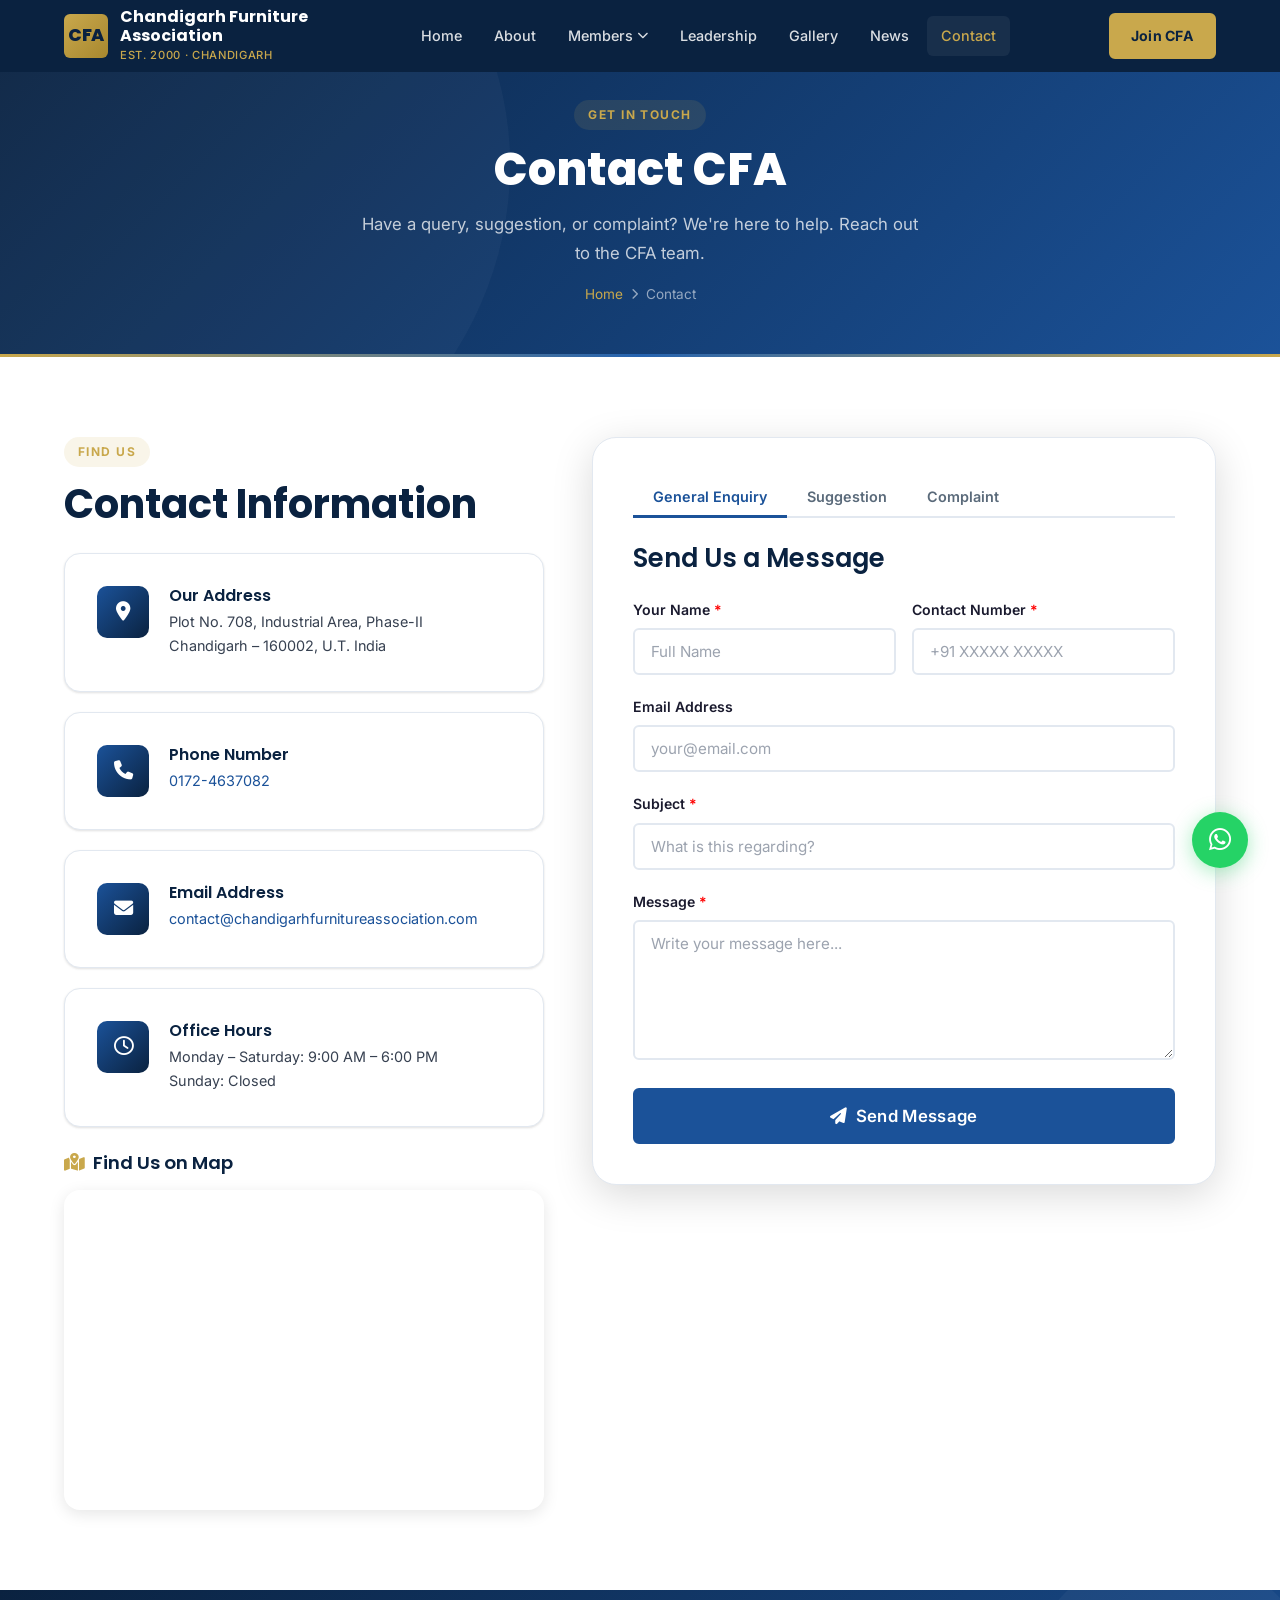
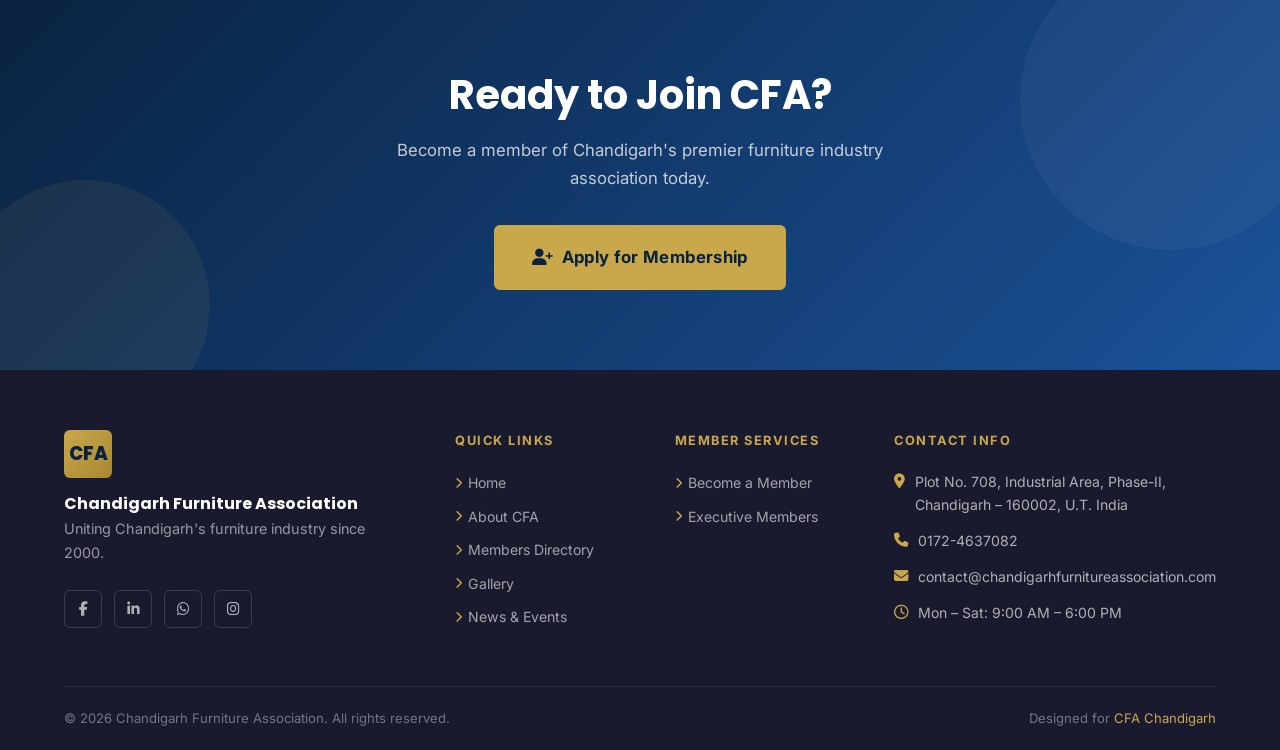
<file: contact.html>
<!DOCTYPE html>
<html lang="en">
<head>
  <meta charset="UTF-8" />
  <meta name="viewport" content="width=device-width, initial-scale=1.0" />
  <title>Contact Us – Chandigarh Furniture Association</title>
  <link rel="stylesheet" href="css/style.css" />
  <link rel="stylesheet" href="https://cdnjs.cloudflare.com/ajax/libs/font-awesome/6.5.0/css/all.min.css" />
  <style>
    .contact-layout { display: grid; grid-template-columns: 1fr 1.3fr; gap: 3rem; align-items: start; }
    .contact-form-wrap { background: var(--white); border-radius: var(--radius-xl); padding: 2.5rem; box-shadow: var(--shadow-lg); border: 1px solid var(--gray-200); }
    .tab-nav { display: flex; border-bottom: 2px solid var(--gray-200); margin-bottom: 1.5rem; }
    .tab-btn { padding: 10px 20px; font-size: 0.9rem; font-weight: 600; color: var(--gray-500); border-bottom: 3px solid transparent; margin-bottom: -2px; cursor: pointer; transition: var(--transition); }
    .tab-btn.active { color: var(--blue); border-bottom-color: var(--blue); }
    .tab-panel { display: none; }
    .tab-panel.active { display: block; }
    @media(max-width:1024px){ .contact-layout{grid-template-columns:1fr;} }
  </style>
</head>
<body>
<nav class="navbar">
  <div class="container">
    <div class="navbar-inner">
      <a href="index.html" class="navbar-brand"><div class="brand-logo">CFA</div><div><div class="brand-text-main">Chandigarh Furniture<br>Association</div><span class="brand-text-sub">Est. 2000 · Chandigarh</span></div></a>
      <ul class="nav-menu">
        <li class="nav-item"><a href="index.html" class="nav-link">Home</a></li>
        <li class="nav-item"><a href="about.html" class="nav-link">About</a></li>
        <li class="nav-item"><a href="#" class="nav-link">Members <i class="fa-solid fa-chevron-down"></i></a>
          <ul class="dropdown-menu">
            <li><a href="executive-members.html" class="dropdown-item"><i class="fa-solid fa-star"></i> Executive Members</a></li>
            <li><a href="members-directory.html" class="dropdown-item"><i class="fa-solid fa-building"></i> Members Directory</a></li>
            <li><a href="membership.html" class="dropdown-item"><i class="fa-solid fa-user-plus"></i> Become a Member</a></li>
          </ul>
        </li>
        <li class="nav-item"><a href="leadership.html" class="nav-link">Leadership</a></li>
        <li class="nav-item"><a href="gallery.html" class="nav-link">Gallery</a></li>
        <li class="nav-item"><a href="news.html" class="nav-link">News</a></li>
        <li class="nav-item"><a href="contact.html" class="nav-link active">Contact</a></li>
      </ul>
      <div class="nav-actions"><a href="membership.html" class="btn btn-gold btn-sm">Join CFA</a></div>
      <button class="hamburger"><span></span><span></span><span></span></button>
    </div>
  </div>
  <div class="mobile-nav"><ul class="mobile-nav-list"><li><a href="index.html">Home</a></li><li><a href="about.html">About</a></li><li><a href="members-directory.html">Members Directory</a></li><li><a href="leadership.html">Leadership</a></li><li><a href="gallery.html">Gallery</a></li><li><a href="news.html">News</a></li><li><a href="contact.html">Contact</a></li></ul><div class="mobile-nav-actions"><a href="membership.html" class="btn btn-gold btn-sm">Join CFA</a></div></div>
</nav>

<header class="page-header">
  <div class="container">
    <span class="section-label">Get in Touch</span>
    <h1>Contact CFA</h1>
    <p>Have a query, suggestion, or complaint? We're here to help. Reach out to the CFA team.</p>
    <nav class="breadcrumb"><a href="index.html">Home</a><i class="fa-solid fa-chevron-right" style="font-size:0.7rem;"></i><span>Contact</span></nav>
  </div>
</header>

<section class="section-pad">
  <div class="container">
    <div class="contact-layout">
      <!-- Info Column -->
      <div class="fade-in">
        <span class="section-label">Find Us</span>
        <h2 style="margin-bottom:1.5rem;">Contact Information</h2>

        <div class="contact-info-card">
          <div class="contact-icon"><i class="fa-solid fa-location-dot"></i></div>
          <div class="contact-info-text">
            <h5>Our Address</h5>
            <p>Plot No. 708, Industrial Area, Phase-II<br>Chandigarh – 160002, U.T. India</p>
          </div>
        </div>
        <div class="contact-info-card">
          <div class="contact-icon"><i class="fa-solid fa-phone"></i></div>
          <div class="contact-info-text">
            <h5>Phone Number</h5>
            <p><a href="tel:01724637082">0172-4637082</a></p>
          </div>
        </div>
        <div class="contact-info-card">
          <div class="contact-icon"><i class="fa-solid fa-envelope"></i></div>
          <div class="contact-info-text">
            <h5>Email Address</h5>
            <p><a href="mailto:contact@chandigarhfurnitureassociation.com">contact@chandigarhfurnitureassociation.com</a></p>
          </div>
        </div>
        <div class="contact-info-card">
          <div class="contact-icon"><i class="fa-regular fa-clock"></i></div>
          <div class="contact-info-text">
            <h5>Office Hours</h5>
            <p>Monday – Saturday: 9:00 AM – 6:00 PM<br>Sunday: Closed</p>
          </div>
        </div>

        <!-- Map -->
        <div style="margin-top:1.5rem;">
          <h4 style="margin-bottom:1rem;color:var(--navy);"><i class="fa-solid fa-map-location-dot" style="color:var(--gold);margin-right:8px;"></i>Find Us on Map</h4>
          <div class="map-wrap">
            <iframe
              src="https://www.google.com/maps/embed?pb=!1m18!1m12!1m3!1d3429.0!2d76.7794!3d30.7346!2m3!1f0!2f0!3f0!3m2!1i1024!2i768!4f13.1!3m3!1m2!1s0x390fed0be66ef96b%3A0xa5ff67f9527d5cbe!2sIndustrial%20Area%20Phase%202%2C%20Chandigarh%2C%20160002!5e0!3m2!1sen!2sin!4v1"
              allowfullscreen="" loading="lazy" referrerpolicy="no-referrer-when-downgrade" title="CFA Location Map">
            </iframe>
          </div>
        </div>
      </div>

      <!-- Form Column -->
      <div class="contact-form-wrap fade-in fade-in-delay-1">
        <div class="tab-nav">
          <button class="tab-btn active" onclick="switchTab(this,'enquiry')">General Enquiry</button>
          <button class="tab-btn" onclick="switchTab(this,'suggestion')">Suggestion</button>
          <button class="tab-btn" onclick="switchTab(this,'complaint')">Complaint</button>
        </div>

        <!-- Enquiry Tab -->
        <div class="tab-panel active" id="tab-enquiry">
          <h3 style="margin-bottom:1.5rem;color:var(--navy);">Send Us a Message</h3>
          <form data-ajax="true">
            <div class="form-grid-2">
              <div class="form-group">
                <label class="form-label">Your Name <span style="color:red;">*</span></label>
                <input type="text" class="form-control" placeholder="Full Name" required />
              </div>
              <div class="form-group">
                <label class="form-label">Contact Number <span style="color:red;">*</span></label>
                <input type="tel" class="form-control" placeholder="+91 XXXXX XXXXX" required />
              </div>
            </div>
            <div class="form-group">
              <label class="form-label">Email Address</label>
              <input type="email" class="form-control" placeholder="your@email.com" />
            </div>
            <div class="form-group">
              <label class="form-label">Subject <span style="color:red;">*</span></label>
              <input type="text" class="form-control" placeholder="What is this regarding?" required />
            </div>
            <div class="form-group">
              <label class="form-label">Message <span style="color:red;">*</span></label>
              <textarea class="form-control" placeholder="Write your message here..." required></textarea>
            </div>
            <button type="submit" class="btn btn-primary btn-lg" style="width:100%;justify-content:center;">
              <i class="fa-solid fa-paper-plane"></i> Send Message
            </button>
            <div class="form-success"><i class="fa-solid fa-circle-check" style="margin-right:8px;"></i>Message sent! We'll respond within 2 business days.</div>
          </form>
        </div>

        <!-- Suggestion Tab -->
        <div class="tab-panel" id="tab-suggestion">
          <h3 style="margin-bottom:1.5rem;color:var(--navy);">Share Your Suggestion</h3>
          <form data-ajax="true">
            <div class="form-grid-2">
              <div class="form-group"><label class="form-label">Name</label><input type="text" class="form-control" placeholder="Your Name" /></div>
              <div class="form-group"><label class="form-label">Contact Number</label><input type="tel" class="form-control" placeholder="+91 XXXXX XXXXX" /></div>
            </div>
            <div class="form-group"><label class="form-label">Email Address</label><input type="email" class="form-control" placeholder="your@email.com" /></div>
            <div class="form-group"><label class="form-label">Your Suggestion <span style="color:red;">*</span></label><textarea class="form-control" style="min-height:160px;" placeholder="Share your ideas to help CFA grow..." required></textarea></div>
            <button type="submit" class="btn btn-gold btn-lg" style="width:100%;justify-content:center;"><i class="fa-solid fa-lightbulb"></i> Submit Suggestion</button>
            <div class="form-success"><i class="fa-solid fa-circle-check" style="margin-right:8px;"></i>Thank you for your suggestion! We value your feedback.</div>
          </form>
        </div>

        <!-- Complaint Tab -->
        <div class="tab-panel" id="tab-complaint">
          <h3 style="margin-bottom:1.5rem;color:var(--navy);">File a Complaint</h3>
          <p style="margin-bottom:1.5rem;font-size:0.9rem;color:var(--gray-700);">CFA takes all complaints seriously. Please provide as much detail as possible so we can investigate and respond appropriately.</p>
          <form data-ajax="true">
            <div class="form-grid-2">
              <div class="form-group"><label class="form-label">Name <span style="color:red;">*</span></label><input type="text" class="form-control" placeholder="Your Name" required /></div>
              <div class="form-group"><label class="form-label">Contact Number <span style="color:red;">*</span></label><input type="tel" class="form-control" placeholder="+91 XXXXX XXXXX" required /></div>
            </div>
            <div class="form-group"><label class="form-label">Email Address</label><input type="email" class="form-control" placeholder="your@email.com" /></div>
            <div class="form-group"><label class="form-label">Type of Complaint</label>
              <select class="form-control">
                <option>Select type...</option>
                <option>Member Conduct</option>
                <option>Service Issue</option>
                <option>Administrative</option>
                <option>Security Issue</option>
                <option>Other</option>
              </select>
            </div>
            <div class="form-group"><label class="form-label">Complaint Details <span style="color:red;">*</span></label><textarea class="form-control" style="min-height:160px;" placeholder="Describe the issue in detail..." required></textarea></div>
            <button type="submit" class="btn btn-primary btn-lg" style="width:100%;justify-content:center;"><i class="fa-solid fa-flag"></i> Submit Complaint</button>
            <div class="form-success"><i class="fa-solid fa-circle-check" style="margin-right:8px;"></i>Complaint registered. CFA will investigate and respond within 7 days.</div>
          </form>
        </div>
      </div>
    </div>
  </div>
</section>

<section class="cta-banner">
  <div class="container" style="position:relative;z-index:1;">
    <div class="fade-in">
      <h2 class="text-white">Ready to Join CFA?</h2>
      <p>Become a member of Chandigarh's premier furniture industry association today.</p>
      <a href="membership.html" class="btn btn-gold btn-lg"><i class="fa-solid fa-user-plus"></i> Apply for Membership</a>
    </div>
  </div>
</section>

<footer class="footer">
  <div class="container">
    <div class="footer-grid">
      <div><div class="footer-brand-logo">CFA</div><div class="brand-text-main" style="color:var(--white);margin-bottom:0.25rem;">Chandigarh Furniture Association</div><p class="footer-tagline">Uniting Chandigarh's furniture industry since 2000.</p><div class="social-links"><a href="#" class="social-link"><i class="fa-brands fa-facebook-f"></i></a><a href="#" class="social-link"><i class="fa-brands fa-linkedin-in"></i></a><a href="#" class="social-link"><i class="fa-brands fa-whatsapp"></i></a><a href="#" class="social-link"><i class="fa-brands fa-instagram"></i></a></div></div>
      <div><div class="footer-heading">Quick Links</div><ul class="footer-links"><li><a href="index.html"><i class="fa-solid fa-chevron-right"></i> Home</a></li><li><a href="about.html"><i class="fa-solid fa-chevron-right"></i> About CFA</a></li><li><a href="members-directory.html"><i class="fa-solid fa-chevron-right"></i> Members Directory</a></li><li><a href="gallery.html"><i class="fa-solid fa-chevron-right"></i> Gallery</a></li><li><a href="news.html"><i class="fa-solid fa-chevron-right"></i> News &amp; Events</a></li></ul></div>
      <div><div class="footer-heading">Member Services</div><ul class="footer-links"><li><a href="membership.html"><i class="fa-solid fa-chevron-right"></i> Become a Member</a></li><li><a href="executive-members.html"><i class="fa-solid fa-chevron-right"></i> Executive Members</a></li></ul></div>
      <div><div class="footer-heading">Contact Info</div>
        <div class="footer-contact-item"><i class="fa-solid fa-location-dot"></i><span>Plot No. 708, Industrial Area, Phase-II, Chandigarh – 160002, U.T. India</span></div>
        <div class="footer-contact-item"><i class="fa-solid fa-phone"></i><span><a href="tel:01724637082">0172-4637082</a></span></div>
        <div class="footer-contact-item"><i class="fa-solid fa-envelope"></i><span><a href="mailto:contact@chandigarhfurnitureassociation.com">contact@chandigarhfurnitureassociation.com</a></span></div>
        <div class="footer-contact-item"><i class="fa-regular fa-clock"></i><span>Mon – Sat: 9:00 AM – 6:00 PM</span></div>
      </div>
    </div>
    <div class="footer-bottom"><p>&copy; 2026 Chandigarh Furniture Association. All rights reserved.</p><p>Designed for <a href="#">CFA Chandigarh</a></p></div>
  </div>
</footer>
<a href="https://wa.me/911724637082" class="whatsapp-float" target="_blank" rel="noopener"><i class="fa-brands fa-whatsapp"></i></a>

<script src="js/main.js"></script>
<script>
  function switchTab(btn, panelId) {
    document.querySelectorAll('.tab-btn').forEach(b => b.classList.remove('active'));
    document.querySelectorAll('.tab-panel').forEach(p => p.classList.remove('active'));
    btn.classList.add('active');
    document.getElementById('tab-' + panelId).classList.add('active');
  }
</script>
</body>
</html>
</file>
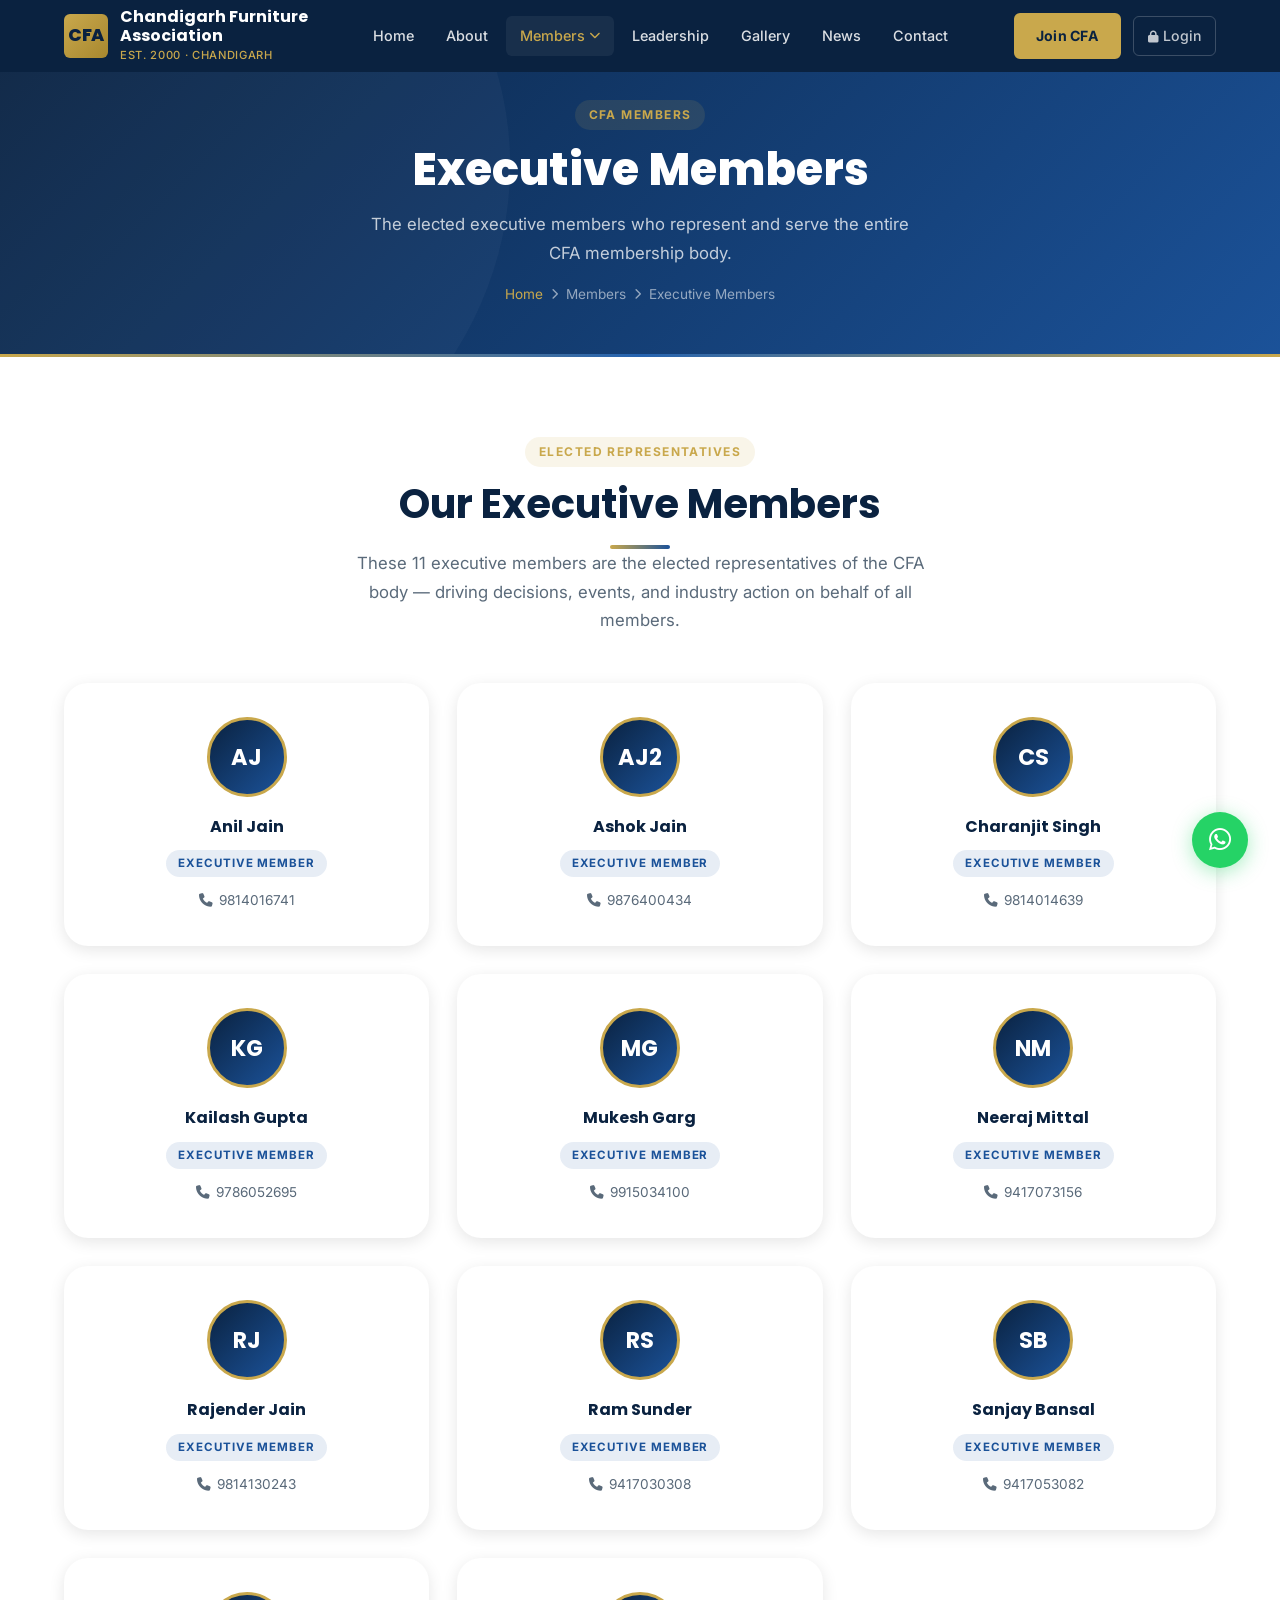
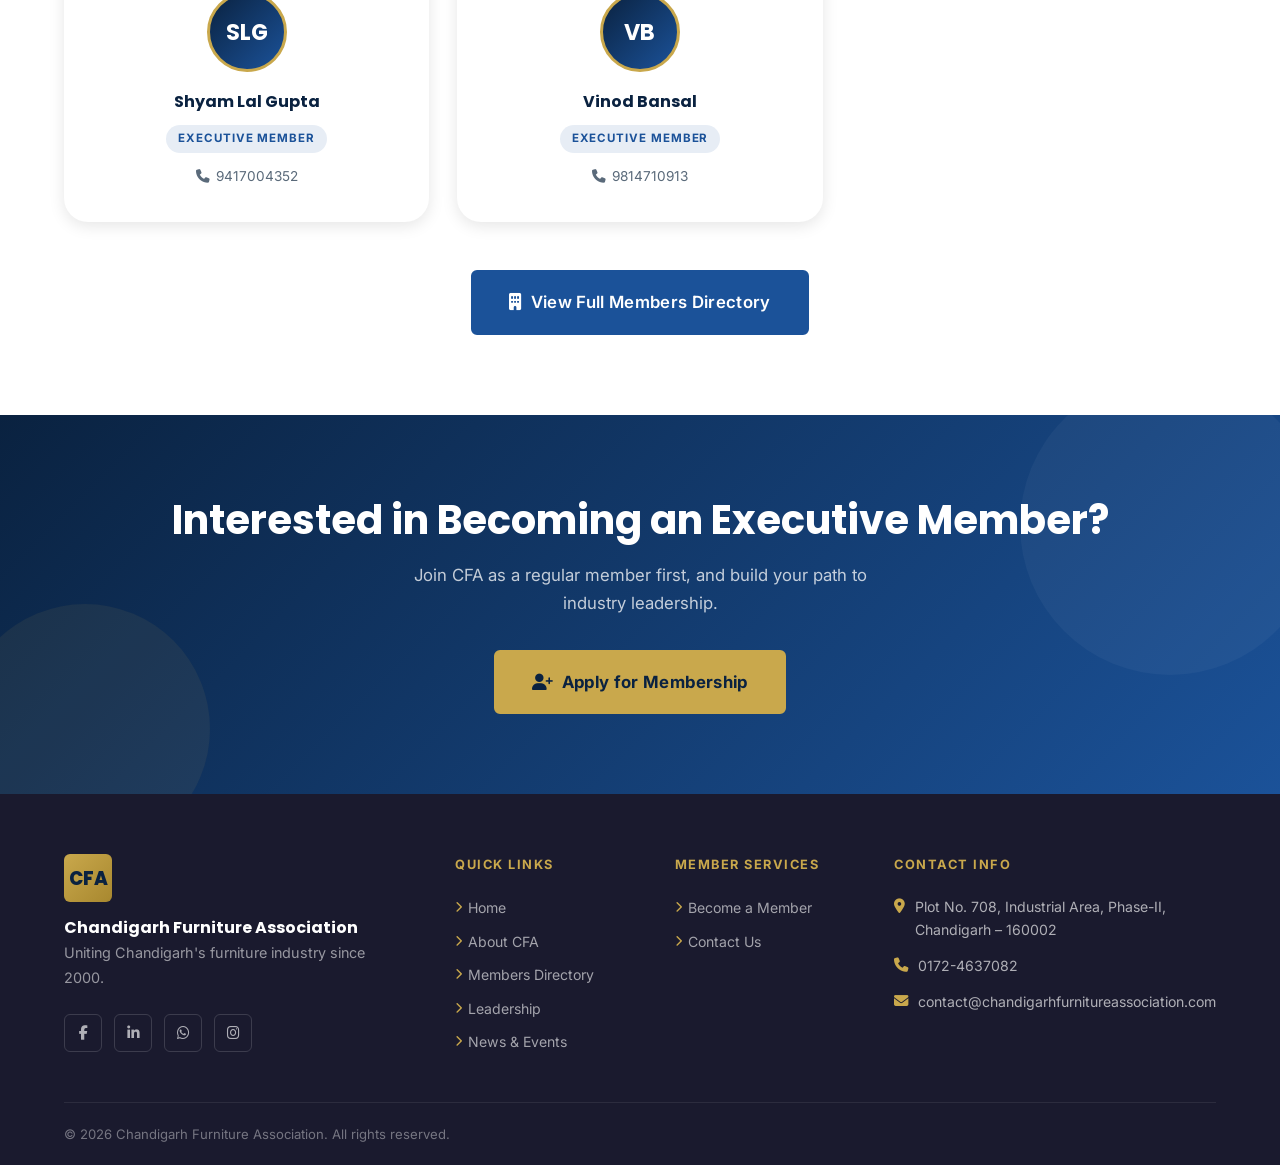
<file: executive-members.html>
<!DOCTYPE html>
<html lang="en">
<head>
  <meta charset="UTF-8" />
  <meta name="viewport" content="width=device-width, initial-scale=1.0" />
  <title>Executive Members – Chandigarh Furniture Association</title>
  <link rel="stylesheet" href="css/style.css" />
  <link rel="stylesheet" href="https://cdnjs.cloudflare.com/ajax/libs/font-awesome/6.5.0/css/all.min.css" />
  <style>
    .exec-grid { display: grid; grid-template-columns: repeat(3,1fr); gap: 1.75rem; }
    .exec-card {
      background: var(--white);
      border-radius: var(--radius-xl);
      padding: 2rem 1.5rem;
      text-align: center;
      box-shadow: var(--shadow-md);
      border: 2px solid transparent;
      transition: var(--transition);
    }
    .exec-card:hover { border-color: var(--gold); transform: translateY(-6px); box-shadow: var(--shadow-xl); }
    .exec-avatar { width: 80px; height: 80px; border-radius: 50%; background: linear-gradient(135deg, var(--navy), var(--blue)); margin: 0 auto 1rem; display: flex; align-items: center; justify-content: center; font-family:'Poppins',sans-serif; font-size: 1.4rem; font-weight: 700; color: var(--white); border: 3px solid var(--gold); }
    .exec-name { font-family:'Poppins',sans-serif; font-weight: 700; color: var(--navy); font-size: 1rem; margin-bottom: 0.5rem; }
    .exec-role-badge { display: inline-block; font-size: 0.72rem; font-weight: 700; text-transform: uppercase; letter-spacing: 0.08em; padding: 4px 12px; border-radius: 20px; background: rgba(27,82,153,0.1); color: var(--blue); margin-bottom: 0.75rem; }
    .exec-phone { font-size: 0.85rem; color: var(--gray-500); display: flex; align-items: center; justify-content: center; gap: 6px; }
    @media(max-width:1024px){ .exec-grid{grid-template-columns:repeat(2,1fr);} }
    @media(max-width:480px){ .exec-grid{grid-template-columns:1fr;} }
  </style>
</head>
<body>
<!-- NAV -->
<nav class="navbar">
  <div class="container">
    <div class="navbar-inner">
      <a href="index.html" class="navbar-brand">
        <div class="brand-logo">CFA</div>
        <div><div class="brand-text-main">Chandigarh Furniture<br>Association</div><span class="brand-text-sub">Est. 2000 · Chandigarh</span></div>
      </a>
      <ul class="nav-menu">
        <li class="nav-item"><a href="index.html" class="nav-link">Home</a></li>
        <li class="nav-item"><a href="about.html" class="nav-link">About</a></li>
        <li class="nav-item">
          <a href="#" class="nav-link active">Members <i class="fa-solid fa-chevron-down"></i></a>
          <ul class="dropdown-menu">
            <li><a href="executive-members.html" class="dropdown-item"><i class="fa-solid fa-star"></i> Executive Members</a></li>
            <li><a href="members-directory.html" class="dropdown-item"><i class="fa-solid fa-building"></i> Members Directory</a></li>
            <li><a href="membership.html" class="dropdown-item"><i class="fa-solid fa-user-plus"></i> Become a Member</a></li>
          </ul>
        </li>
        <li class="nav-item"><a href="leadership.html" class="nav-link">Leadership</a></li>
        <li class="nav-item"><a href="gallery.html" class="nav-link">Gallery</a></li>
        <li class="nav-item"><a href="news.html" class="nav-link">News</a></li>
        <li class="nav-item"><a href="contact.html" class="nav-link">Contact</a></li>
      </ul>
      <div class="nav-actions">
        <a href="membership.html" class="btn btn-gold btn-sm">Join CFA</a>
        <a href="contact.html" class="nav-login"><i class="fa-solid fa-lock" style="font-size:0.75rem;margin-right:4px;"></i>Login</a>
      </div>
      <button class="hamburger"><span></span><span></span><span></span></button>
    </div>
  </div>
  <div class="mobile-nav">
    <ul class="mobile-nav-list">
      <li><a href="index.html">Home</a></li><li><a href="about.html">About CFA</a></li>
      <li><a href="executive-members.html">Executive Members</a></li><li><a href="members-directory.html">Members Directory</a></li>
      <li><a href="leadership.html">Leadership</a></li><li><a href="gallery.html">Gallery</a></li>
      <li><a href="news.html">News &amp; Events</a></li><li><a href="contact.html">Contact Us</a></li>
    </ul>
    <div class="mobile-nav-actions"><a href="membership.html" class="btn btn-gold btn-sm">Join CFA</a></div>
  </div>
</nav>

<header class="page-header">
  <div class="container">
    <span class="section-label">CFA Members</span>
    <h1>Executive Members</h1>
    <p>The elected executive members who represent and serve the entire CFA membership body.</p>
    <nav class="breadcrumb">
      <a href="index.html">Home</a><i class="fa-solid fa-chevron-right" style="font-size:0.7rem;"></i>
      <span>Members</span><i class="fa-solid fa-chevron-right" style="font-size:0.7rem;"></i><span>Executive Members</span>
    </nav>
  </div>
</header>

<section class="section-pad">
  <div class="container">
    <div class="section-header fade-in">
      <span class="section-label">Elected Representatives</span>
      <h2>Our Executive Members</h2>
      <div class="divider"></div>
      <p>These 11 executive members are the elected representatives of the CFA body — driving decisions, events, and industry action on behalf of all members.</p>
    </div>
    <div class="exec-grid">
      <div class="exec-card fade-in">
        <div class="exec-avatar">AJ</div>
        <div class="exec-name">Anil Jain</div>
        <div class="exec-role-badge">Executive Member</div>
        <div class="exec-phone"><i class="fa-solid fa-phone"></i> 9814016741</div>
      </div>
      <div class="exec-card fade-in fade-in-delay-1">
        <div class="exec-avatar">AJ2</div>
        <div class="exec-name">Ashok Jain</div>
        <div class="exec-role-badge">Executive Member</div>
        <div class="exec-phone"><i class="fa-solid fa-phone"></i> 9876400434</div>
      </div>
      <div class="exec-card fade-in fade-in-delay-2">
        <div class="exec-avatar">CS</div>
        <div class="exec-name">Charanjit Singh</div>
        <div class="exec-role-badge">Executive Member</div>
        <div class="exec-phone"><i class="fa-solid fa-phone"></i> 9814014639</div>
      </div>
      <div class="exec-card fade-in">
        <div class="exec-avatar">KG</div>
        <div class="exec-name">Kailash Gupta</div>
        <div class="exec-role-badge">Executive Member</div>
        <div class="exec-phone"><i class="fa-solid fa-phone"></i> 9786052695</div>
      </div>
      <div class="exec-card fade-in fade-in-delay-1">
        <div class="exec-avatar">MG</div>
        <div class="exec-name">Mukesh Garg</div>
        <div class="exec-role-badge">Executive Member</div>
        <div class="exec-phone"><i class="fa-solid fa-phone"></i> 9915034100</div>
      </div>
      <div class="exec-card fade-in fade-in-delay-2">
        <div class="exec-avatar">NM</div>
        <div class="exec-name">Neeraj Mittal</div>
        <div class="exec-role-badge">Executive Member</div>
        <div class="exec-phone"><i class="fa-solid fa-phone"></i> 9417073156</div>
      </div>
      <div class="exec-card fade-in">
        <div class="exec-avatar">RJ</div>
        <div class="exec-name">Rajender Jain</div>
        <div class="exec-role-badge">Executive Member</div>
        <div class="exec-phone"><i class="fa-solid fa-phone"></i> 9814130243</div>
      </div>
      <div class="exec-card fade-in fade-in-delay-1">
        <div class="exec-avatar">RS</div>
        <div class="exec-name">Ram Sunder</div>
        <div class="exec-role-badge">Executive Member</div>
        <div class="exec-phone"><i class="fa-solid fa-phone"></i> 9417030308</div>
      </div>
      <div class="exec-card fade-in fade-in-delay-2">
        <div class="exec-avatar">SB</div>
        <div class="exec-name">Sanjay Bansal</div>
        <div class="exec-role-badge">Executive Member</div>
        <div class="exec-phone"><i class="fa-solid fa-phone"></i> 9417053082</div>
      </div>
      <div class="exec-card fade-in">
        <div class="exec-avatar">SLG</div>
        <div class="exec-name">Shyam Lal Gupta</div>
        <div class="exec-role-badge">Executive Member</div>
        <div class="exec-phone"><i class="fa-solid fa-phone"></i> 9417004352</div>
      </div>
      <div class="exec-card fade-in fade-in-delay-1">
        <div class="exec-avatar">VB</div>
        <div class="exec-name">Vinod Bansal</div>
        <div class="exec-role-badge">Executive Member</div>
        <div class="exec-phone"><i class="fa-solid fa-phone"></i> 9814710913</div>
      </div>
    </div>
    <div style="text-align:center;margin-top:3rem;">
      <a href="members-directory.html" class="btn btn-primary btn-lg"><i class="fa-solid fa-building"></i> View Full Members Directory</a>
    </div>
  </div>
</section>

<section class="cta-banner">
  <div class="container" style="position:relative;z-index:1;">
    <div class="fade-in">
      <h2 class="text-white">Interested in Becoming an Executive Member?</h2>
      <p>Join CFA as a regular member first, and build your path to industry leadership.</p>
      <a href="membership.html" class="btn btn-gold btn-lg"><i class="fa-solid fa-user-plus"></i> Apply for Membership</a>
    </div>
  </div>
</section>

<footer class="footer">
  <div class="container">
    <div class="footer-grid">
      <div>
        <div class="footer-brand-logo">CFA</div>
        <div class="brand-text-main" style="color:var(--white);margin-bottom:0.25rem;">Chandigarh Furniture Association</div>
        <p class="footer-tagline">Uniting Chandigarh's furniture industry since 2000.</p>
        <div class="social-links">
          <a href="#" class="social-link"><i class="fa-brands fa-facebook-f"></i></a>
          <a href="#" class="social-link"><i class="fa-brands fa-linkedin-in"></i></a>
          <a href="#" class="social-link"><i class="fa-brands fa-whatsapp"></i></a>
          <a href="#" class="social-link"><i class="fa-brands fa-instagram"></i></a>
        </div>
      </div>
      <div>
        <div class="footer-heading">Quick Links</div>
        <ul class="footer-links">
          <li><a href="index.html"><i class="fa-solid fa-chevron-right"></i> Home</a></li>
          <li><a href="about.html"><i class="fa-solid fa-chevron-right"></i> About CFA</a></li>
          <li><a href="members-directory.html"><i class="fa-solid fa-chevron-right"></i> Members Directory</a></li>
          <li><a href="leadership.html"><i class="fa-solid fa-chevron-right"></i> Leadership</a></li>
          <li><a href="news.html"><i class="fa-solid fa-chevron-right"></i> News &amp; Events</a></li>
        </ul>
      </div>
      <div>
        <div class="footer-heading">Member Services</div>
        <ul class="footer-links">
          <li><a href="membership.html"><i class="fa-solid fa-chevron-right"></i> Become a Member</a></li>
          <li><a href="contact.html"><i class="fa-solid fa-chevron-right"></i> Contact Us</a></li>
        </ul>
      </div>
      <div>
        <div class="footer-heading">Contact Info</div>
        <div class="footer-contact-item"><i class="fa-solid fa-location-dot"></i><span>Plot No. 708, Industrial Area, Phase-II, Chandigarh – 160002</span></div>
        <div class="footer-contact-item"><i class="fa-solid fa-phone"></i><span>0172-4637082</span></div>
        <div class="footer-contact-item"><i class="fa-solid fa-envelope"></i><span>contact@chandigarhfurnitureassociation.com</span></div>
      </div>
    </div>
    <div class="footer-bottom">
      <p>&copy; 2026 Chandigarh Furniture Association. All rights reserved.</p>
    </div>
  </div>
</footer>
<a href="https://wa.me/911724637082" class="whatsapp-float" target="_blank" rel="noopener"><i class="fa-brands fa-whatsapp"></i></a>
<script src="js/main.js"></script>
</body>
</html>
</file>
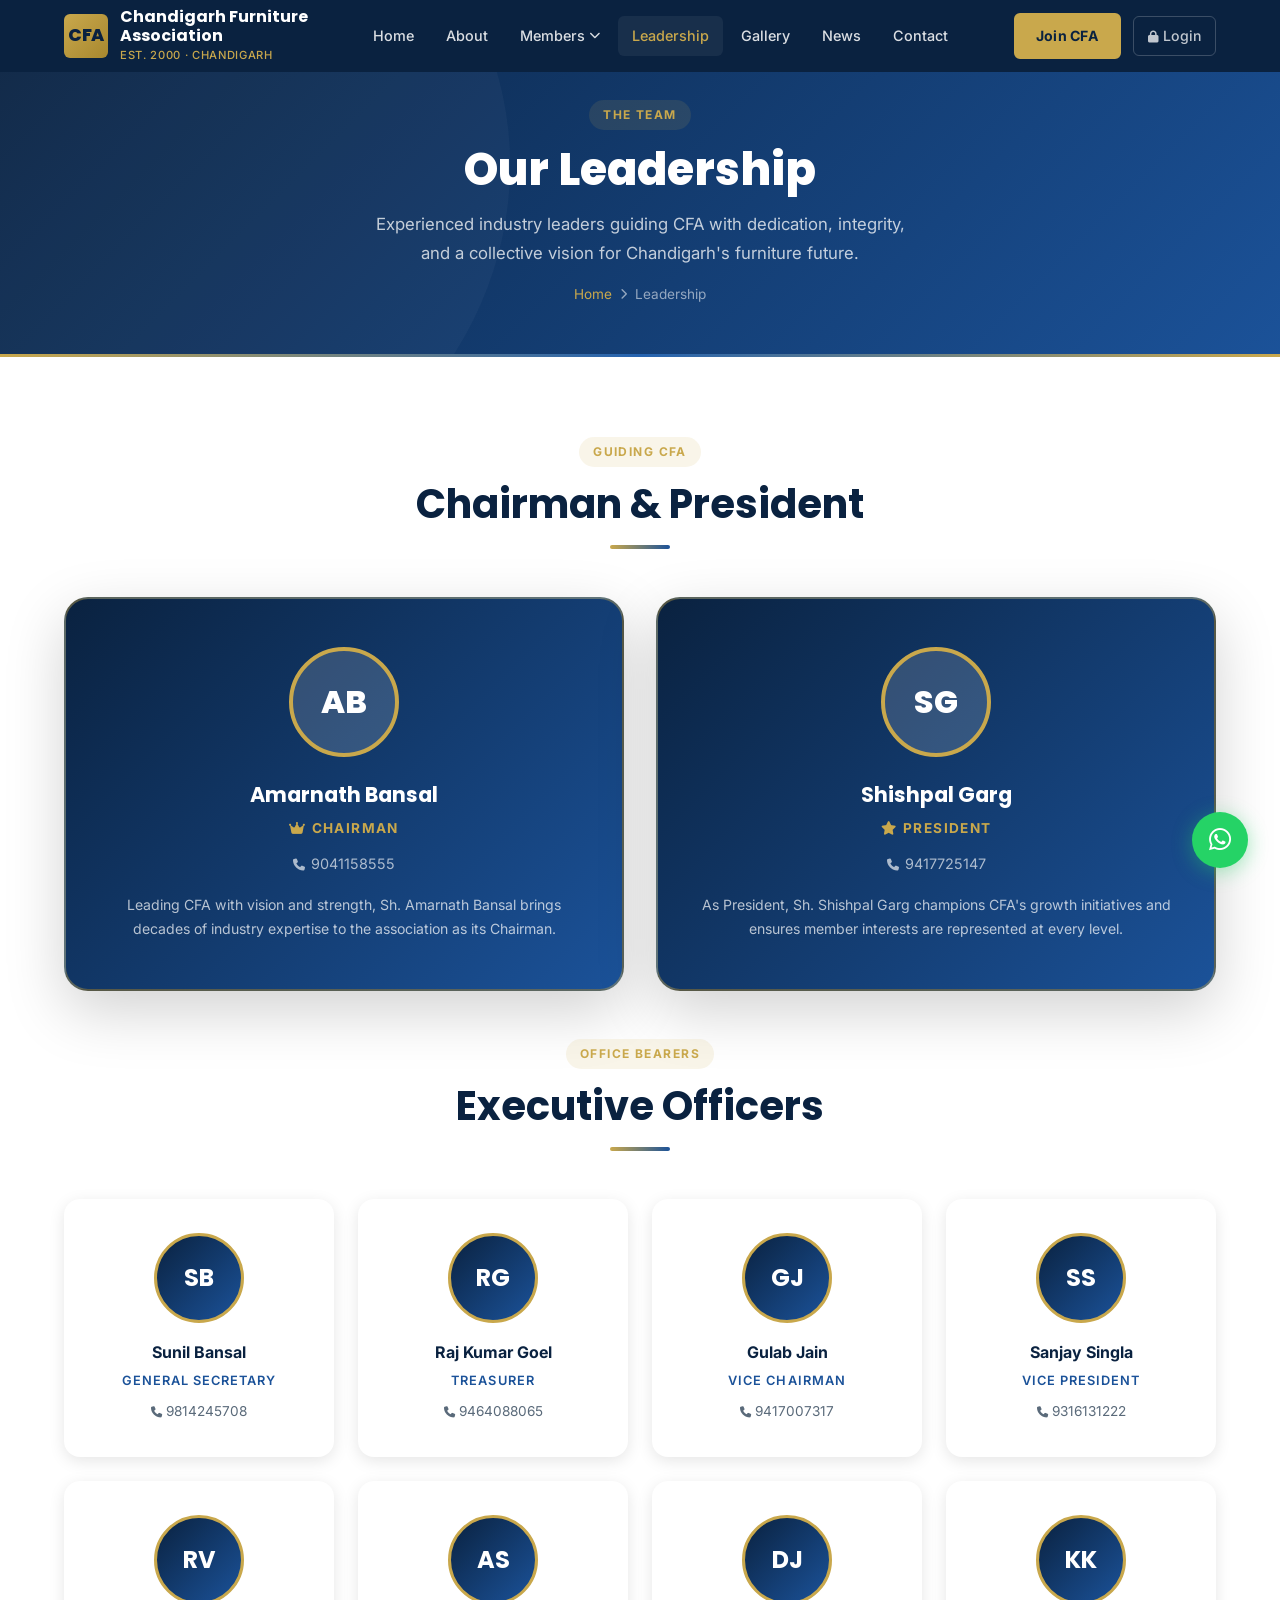
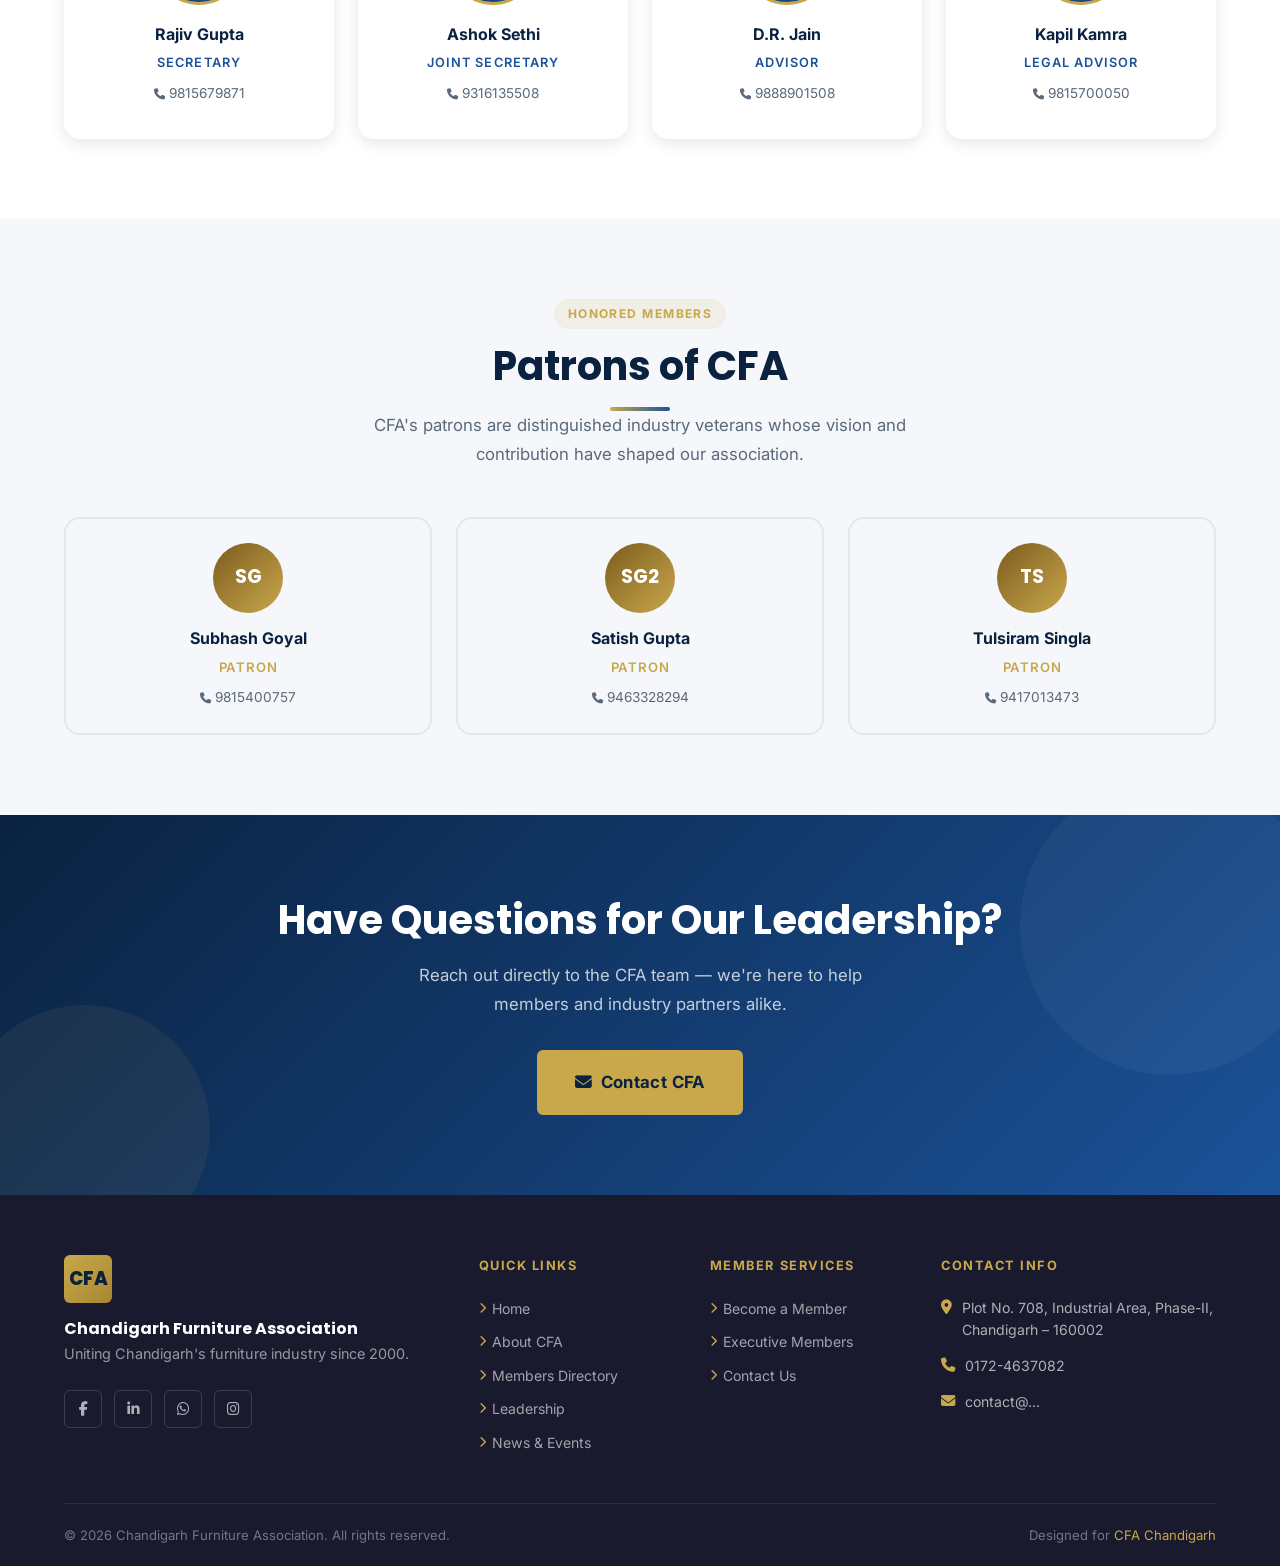
<file: leadership.html>
<!DOCTYPE html>
<html lang="en">
<head>
  <meta charset="UTF-8" />
  <meta name="viewport" content="width=device-width, initial-scale=1.0" />
  <title>Leadership – Chandigarh Furniture Association</title>
  <meta name="description" content="Meet the dedicated leadership team of the Chandigarh Furniture Association — Chairman, President, Secretary, Treasurer and more." />
  <link rel="stylesheet" href="css/style.css" />
  <link rel="stylesheet" href="https://cdnjs.cloudflare.com/ajax/libs/font-awesome/6.5.0/css/all.min.css" />
  <style>
    .top-leaders { display: grid; grid-template-columns: repeat(2,1fr); gap: 2rem; margin-bottom: 3rem; }
    .top-leader-card {
      background: linear-gradient(135deg, var(--navy) 0%, var(--blue) 100%);
      border-radius: var(--radius-xl);
      padding: 3rem 2rem;
      text-align: center;
      box-shadow: var(--shadow-xl);
      border: 2px solid rgba(201,168,76,0.4);
      transition: var(--transition);
    }
    .top-leader-card:hover { transform: translateY(-6px); border-color: var(--gold); }
    .top-leader-avatar { width: 110px; height: 110px; border-radius: 50%; background: rgba(255,255,255,0.15); margin: 0 auto 1.25rem; display: flex; align-items: center; justify-content: center; font-family:'Poppins',sans-serif; font-size: 2rem; font-weight: 800; color: var(--white); border: 4px solid var(--gold); }
    .top-leader-name { font-family:'Poppins',sans-serif; font-size: 1.3rem; font-weight: 700; color: var(--white); margin-bottom: 0.3rem; }
    .top-leader-role { font-size: 0.85rem; font-weight: 700; text-transform: uppercase; letter-spacing: 0.1em; color: var(--gold); margin-bottom: 0.75rem; }
    .top-leader-phone { font-size: 0.9rem; color: rgba(255,255,255,0.65); }
    .officers-grid { display: grid; grid-template-columns: repeat(4,1fr); gap: 1.5rem; }
    .patrons-grid  { display: grid; grid-template-columns: repeat(3,1fr); gap: 1.5rem; }
    .patron-card {
      background: var(--off-white);
      border: 2px solid var(--gray-200);
      border-radius: var(--radius-lg);
      padding: 1.5rem;
      text-align: center;
      transition: var(--transition);
    }
    .patron-card:hover { border-color: var(--gold); box-shadow: var(--shadow-md); }
    .patron-avatar { width:70px; height:70px; border-radius:50%; background: linear-gradient(135deg,#7c5c1e,var(--gold)); margin: 0 auto 0.75rem; display:flex; align-items:center; justify-content:center; font-family:'Poppins',sans-serif; font-size:1.2rem; font-weight:700; color:var(--white); }
    @media(max-width:1024px){ .officers-grid{grid-template-columns:repeat(2,1fr);} .patrons-grid{grid-template-columns:repeat(2,1fr);} }
    @media(max-width:768px){ .top-leaders{grid-template-columns:1fr;} .patrons-grid{grid-template-columns:1fr;} }
    @media(max-width:480px){ .officers-grid{grid-template-columns:1fr 1fr;} }
  </style>
</head>
<body>
<!-- NAV -->
<nav class="navbar">
  <div class="container">
    <div class="navbar-inner">
      <a href="index.html" class="navbar-brand">
        <div class="brand-logo">CFA</div>
        <div><div class="brand-text-main">Chandigarh Furniture<br>Association</div><span class="brand-text-sub">Est. 2000 · Chandigarh</span></div>
      </a>
      <ul class="nav-menu">
        <li class="nav-item"><a href="index.html" class="nav-link">Home</a></li>
        <li class="nav-item"><a href="about.html" class="nav-link">About</a></li>
        <li class="nav-item">
          <a href="#" class="nav-link">Members <i class="fa-solid fa-chevron-down"></i></a>
          <ul class="dropdown-menu">
            <li><a href="executive-members.html" class="dropdown-item"><i class="fa-solid fa-star"></i> Executive Members</a></li>
            <li><a href="members-directory.html" class="dropdown-item"><i class="fa-solid fa-building"></i> Members Directory</a></li>
            <li><a href="membership.html" class="dropdown-item"><i class="fa-solid fa-user-plus"></i> Become a Member</a></li>
          </ul>
        </li>
        <li class="nav-item"><a href="leadership.html" class="nav-link active">Leadership</a></li>
        <li class="nav-item"><a href="gallery.html" class="nav-link">Gallery</a></li>
        <li class="nav-item"><a href="news.html" class="nav-link">News</a></li>
        <li class="nav-item"><a href="contact.html" class="nav-link">Contact</a></li>
      </ul>
      <div class="nav-actions">
        <a href="membership.html" class="btn btn-gold btn-sm">Join CFA</a>
        <a href="contact.html" class="nav-login"><i class="fa-solid fa-lock" style="font-size:0.75rem;margin-right:4px;"></i>Login</a>
      </div>
      <button class="hamburger"><span></span><span></span><span></span></button>
    </div>
  </div>
  <div class="mobile-nav">
    <ul class="mobile-nav-list">
      <li><a href="index.html">Home</a></li><li><a href="about.html">About CFA</a></li>
      <li><a href="executive-members.html">Executive Members</a></li><li><a href="members-directory.html">Members Directory</a></li>
      <li><a href="leadership.html">Leadership</a></li><li><a href="gallery.html">Gallery</a></li>
      <li><a href="news.html">News &amp; Events</a></li><li><a href="contact.html">Contact Us</a></li>
    </ul>
    <div class="mobile-nav-actions"><a href="membership.html" class="btn btn-gold btn-sm">Join CFA</a></div>
  </div>
</nav>

<!-- PAGE HEADER -->
<header class="page-header">
  <div class="container">
    <span class="section-label">The Team</span>
    <h1>Our Leadership</h1>
    <p>Experienced industry leaders guiding CFA with dedication, integrity, and a collective vision for Chandigarh's furniture future.</p>
    <nav class="breadcrumb">
      <a href="index.html">Home</a><i class="fa-solid fa-chevron-right" style="font-size:0.7rem;"></i><span>Leadership</span>
    </nav>
  </div>
</header>

<!-- TOP LEADERS -->
<section class="section-pad">
  <div class="container">
    <div class="section-header fade-in">
      <span class="section-label">Guiding CFA</span>
      <h2>Chairman &amp; President</h2>
      <div class="divider"></div>
    </div>
    <div class="top-leaders">
      <div class="top-leader-card fade-in">
        <div class="top-leader-avatar">AB</div>
        <div class="top-leader-name">Amarnath Bansal</div>
        <div class="top-leader-role"><i class="fa-solid fa-crown" style="margin-right:6px;"></i>Chairman</div>
        <div class="top-leader-phone"><i class="fa-solid fa-phone" style="font-size:0.75rem;margin-right:6px;"></i>9041158555</div>
        <p style="margin-top:1rem;color:rgba(255,255,255,0.7);font-size:0.88rem;">Leading CFA with vision and strength, Sh. Amarnath Bansal brings decades of industry expertise to the association as its Chairman.</p>
      </div>
      <div class="top-leader-card fade-in fade-in-delay-1">
        <div class="top-leader-avatar">SG</div>
        <div class="top-leader-name">Shishpal Garg</div>
        <div class="top-leader-role"><i class="fa-solid fa-star" style="margin-right:6px;"></i>President</div>
        <div class="top-leader-phone"><i class="fa-solid fa-phone" style="font-size:0.75rem;margin-right:6px;"></i>9417725147</div>
        <p style="margin-top:1rem;color:rgba(255,255,255,0.7);font-size:0.88rem;">As President, Sh. Shishpal Garg champions CFA's growth initiatives and ensures member interests are represented at every level.</p>
      </div>
    </div>

    <div class="section-header fade-in" style="margin-top:3rem;">
      <span class="section-label">Office Bearers</span>
      <h2>Executive Officers</h2>
      <div class="divider"></div>
    </div>
    <div class="officers-grid">
      <div class="leader-card fade-in">
        <div class="leader-avatar">SB</div>
        <div class="leader-name">Sunil Bansal</div>
        <div class="leader-role">General Secretary</div>
        <div class="leader-phone"><i class="fa-solid fa-phone" style="font-size:0.7rem;margin-right:4px;"></i>9814245708</div>
      </div>
      <div class="leader-card fade-in fade-in-delay-1">
        <div class="leader-avatar">RG</div>
        <div class="leader-name">Raj Kumar Goel</div>
        <div class="leader-role">Treasurer</div>
        <div class="leader-phone"><i class="fa-solid fa-phone" style="font-size:0.7rem;margin-right:4px;"></i>9464088065</div>
      </div>
      <div class="leader-card fade-in fade-in-delay-2">
        <div class="leader-avatar">GJ</div>
        <div class="leader-name">Gulab Jain</div>
        <div class="leader-role">Vice Chairman</div>
        <div class="leader-phone"><i class="fa-solid fa-phone" style="font-size:0.7rem;margin-right:4px;"></i>9417007317</div>
      </div>
      <div class="leader-card fade-in fade-in-delay-3">
        <div class="leader-avatar">SS</div>
        <div class="leader-name">Sanjay Singla</div>
        <div class="leader-role">Vice President</div>
        <div class="leader-phone"><i class="fa-solid fa-phone" style="font-size:0.7rem;margin-right:4px;"></i>9316131222</div>
      </div>
      <div class="leader-card fade-in">
        <div class="leader-avatar">RV</div>
        <div class="leader-name">Rajiv Gupta</div>
        <div class="leader-role">Secretary</div>
        <div class="leader-phone"><i class="fa-solid fa-phone" style="font-size:0.7rem;margin-right:4px;"></i>9815679871</div>
      </div>
      <div class="leader-card fade-in fade-in-delay-1">
        <div class="leader-avatar">AS</div>
        <div class="leader-name">Ashok Sethi</div>
        <div class="leader-role">Joint Secretary</div>
        <div class="leader-phone"><i class="fa-solid fa-phone" style="font-size:0.7rem;margin-right:4px;"></i>9316135508</div>
      </div>
      <div class="leader-card fade-in fade-in-delay-2">
        <div class="leader-avatar">DJ</div>
        <div class="leader-name">D.R. Jain</div>
        <div class="leader-role">Advisor</div>
        <div class="leader-phone"><i class="fa-solid fa-phone" style="font-size:0.7rem;margin-right:4px;"></i>9888901508</div>
      </div>
      <div class="leader-card fade-in fade-in-delay-3">
        <div class="leader-avatar">KK</div>
        <div class="leader-name">Kapil Kamra</div>
        <div class="leader-role">Legal Advisor</div>
        <div class="leader-phone"><i class="fa-solid fa-phone" style="font-size:0.7rem;margin-right:4px;"></i>9815700050</div>
      </div>
    </div>
  </div>
</section>

<!-- PATRONS -->
<section class="section-pad bg-off-white">
  <div class="container">
    <div class="section-header fade-in">
      <span class="section-label">Honored Members</span>
      <h2>Patrons of CFA</h2>
      <div class="divider"></div>
      <p>CFA's patrons are distinguished industry veterans whose vision and contribution have shaped our association.</p>
    </div>
    <div class="patrons-grid">
      <div class="patron-card fade-in">
        <div class="patron-avatar">SG</div>
        <div style="font-weight:700;color:var(--navy);font-size:1rem;margin-bottom:4px;">Subhash Goyal</div>
        <div style="font-size:0.82rem;color:var(--gold);font-weight:600;text-transform:uppercase;letter-spacing:0.06em;margin-bottom:0.5rem;">Patron</div>
        <div style="font-size:0.85rem;color:var(--gray-500);"><i class="fa-solid fa-phone" style="font-size:0.7rem;margin-right:4px;"></i>9815400757</div>
      </div>
      <div class="patron-card fade-in fade-in-delay-1">
        <div class="patron-avatar">SG2</div>
        <div style="font-weight:700;color:var(--navy);font-size:1rem;margin-bottom:4px;">Satish Gupta</div>
        <div style="font-size:0.82rem;color:var(--gold);font-weight:600;text-transform:uppercase;letter-spacing:0.06em;margin-bottom:0.5rem;">Patron</div>
        <div style="font-size:0.85rem;color:var(--gray-500);"><i class="fa-solid fa-phone" style="font-size:0.7rem;margin-right:4px;"></i>9463328294</div>
      </div>
      <div class="patron-card fade-in fade-in-delay-2">
        <div class="patron-avatar">TS</div>
        <div style="font-weight:700;color:var(--navy);font-size:1rem;margin-bottom:4px;">Tulsiram Singla</div>
        <div style="font-size:0.82rem;color:var(--gold);font-weight:600;text-transform:uppercase;letter-spacing:0.06em;margin-bottom:0.5rem;">Patron</div>
        <div style="font-size:0.85rem;color:var(--gray-500);"><i class="fa-solid fa-phone" style="font-size:0.7rem;margin-right:4px;"></i>9417013473</div>
      </div>
    </div>
  </div>
</section>

<!-- CTA -->
<section class="cta-banner">
  <div class="container" style="position:relative;z-index:1;">
    <div class="fade-in">
      <h2 class="text-white">Have Questions for Our Leadership?</h2>
      <p>Reach out directly to the CFA team — we're here to help members and industry partners alike.</p>
      <a href="contact.html" class="btn btn-gold btn-lg"><i class="fa-solid fa-envelope"></i> Contact CFA</a>
    </div>
  </div>
</section>

<!-- FOOTER -->
<footer class="footer">
  <div class="container">
    <div class="footer-grid">
      <div>
        <div class="footer-brand-logo">CFA</div>
        <div class="brand-text-main" style="color:var(--white);margin-bottom:0.25rem;">Chandigarh Furniture Association</div>
        <p class="footer-tagline">Uniting Chandigarh's furniture industry since 2000.</p>
        <div class="social-links">
          <a href="#" class="social-link"><i class="fa-brands fa-facebook-f"></i></a>
          <a href="#" class="social-link"><i class="fa-brands fa-linkedin-in"></i></a>
          <a href="#" class="social-link"><i class="fa-brands fa-whatsapp"></i></a>
          <a href="#" class="social-link"><i class="fa-brands fa-instagram"></i></a>
        </div>
      </div>
      <div>
        <div class="footer-heading">Quick Links</div>
        <ul class="footer-links">
          <li><a href="index.html"><i class="fa-solid fa-chevron-right"></i> Home</a></li>
          <li><a href="about.html"><i class="fa-solid fa-chevron-right"></i> About CFA</a></li>
          <li><a href="members-directory.html"><i class="fa-solid fa-chevron-right"></i> Members Directory</a></li>
          <li><a href="leadership.html"><i class="fa-solid fa-chevron-right"></i> Leadership</a></li>
          <li><a href="news.html"><i class="fa-solid fa-chevron-right"></i> News &amp; Events</a></li>
        </ul>
      </div>
      <div>
        <div class="footer-heading">Member Services</div>
        <ul class="footer-links">
          <li><a href="membership.html"><i class="fa-solid fa-chevron-right"></i> Become a Member</a></li>
          <li><a href="executive-members.html"><i class="fa-solid fa-chevron-right"></i> Executive Members</a></li>
          <li><a href="contact.html"><i class="fa-solid fa-chevron-right"></i> Contact Us</a></li>
        </ul>
      </div>
      <div>
        <div class="footer-heading">Contact Info</div>
        <div class="footer-contact-item"><i class="fa-solid fa-location-dot"></i><span>Plot No. 708, Industrial Area, Phase-II, Chandigarh – 160002</span></div>
        <div class="footer-contact-item"><i class="fa-solid fa-phone"></i><span><a href="tel:01724637082">0172-4637082</a></span></div>
        <div class="footer-contact-item"><i class="fa-solid fa-envelope"></i><span><a href="mailto:contact@chandigarhfurnitureassociation.com">contact@...</a></span></div>
      </div>
    </div>
    <div class="footer-bottom">
      <p>&copy; 2026 Chandigarh Furniture Association. All rights reserved.</p>
      <p>Designed for <a href="#">CFA Chandigarh</a></p>
    </div>
  </div>
</footer>
<a href="https://wa.me/911724637082" class="whatsapp-float" target="_blank" rel="noopener"><i class="fa-brands fa-whatsapp"></i></a>
<script src="js/main.js"></script>
</body>
</html>
</file>
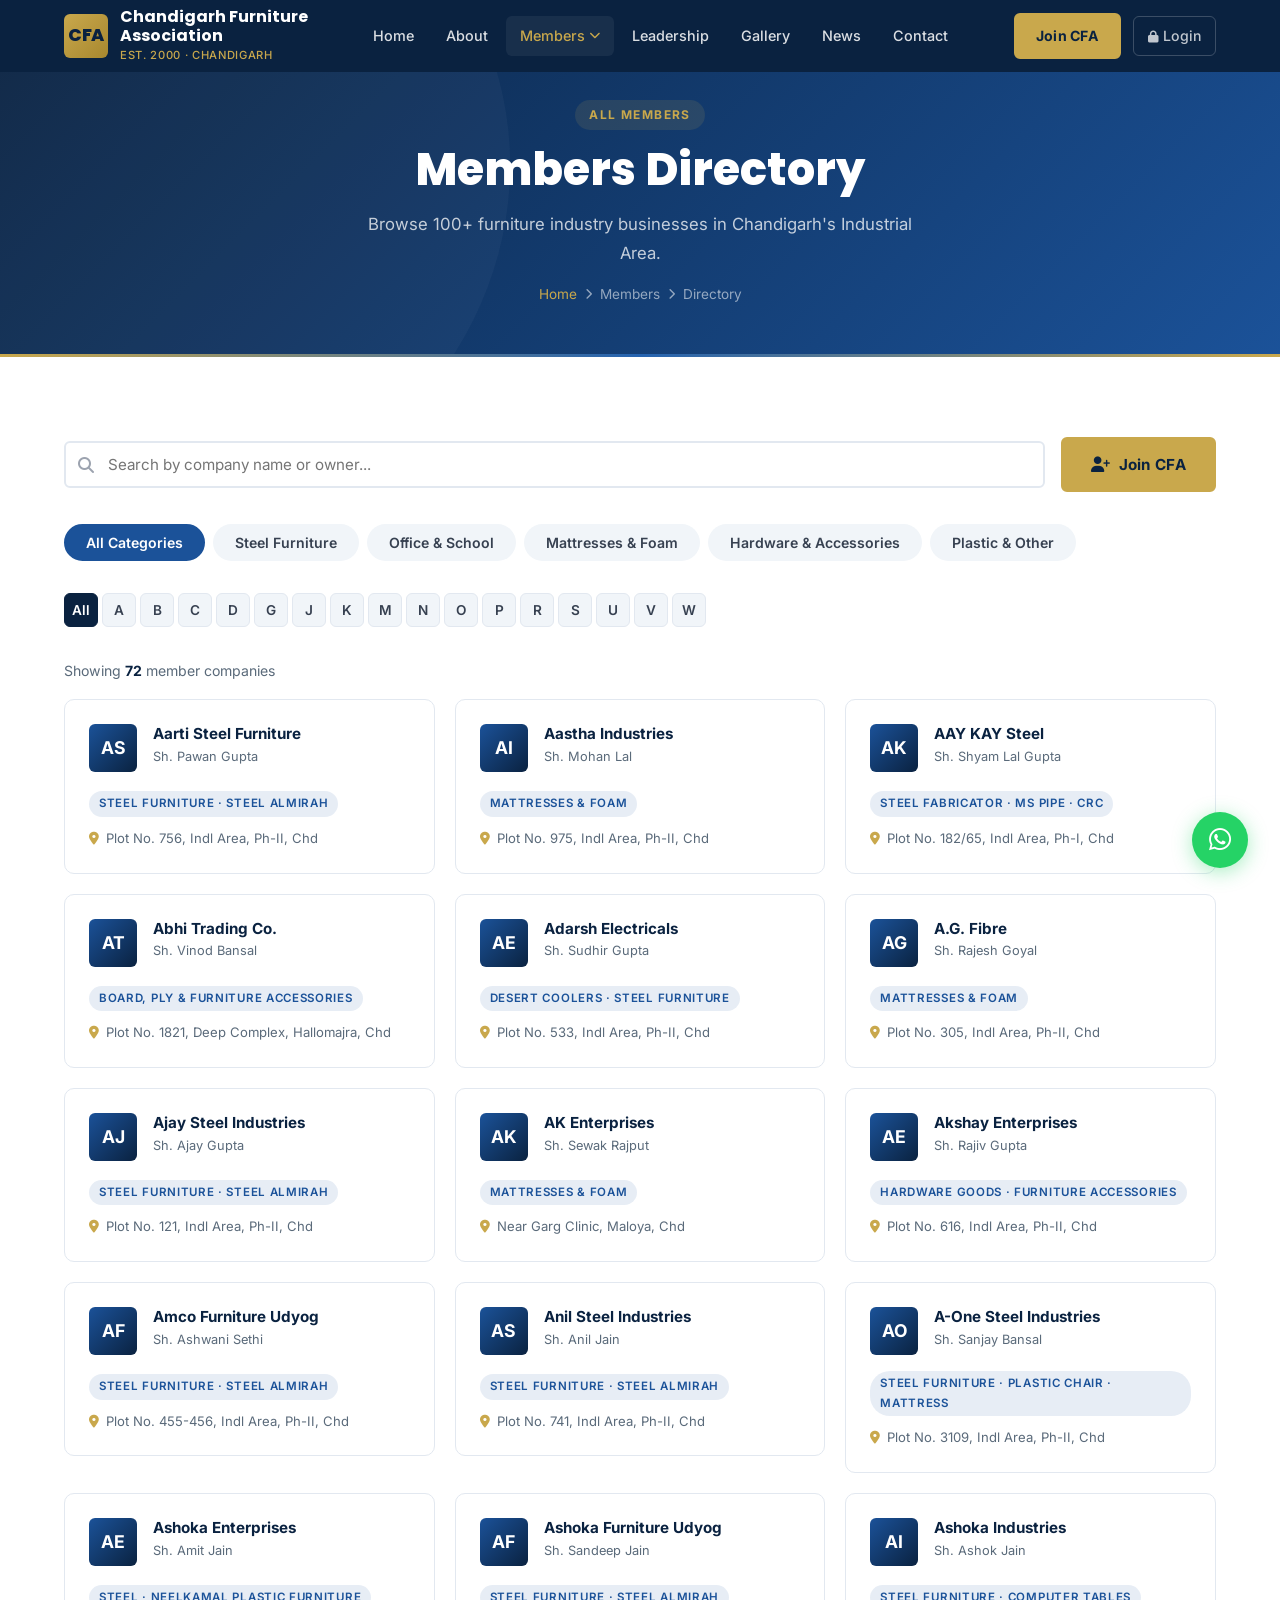
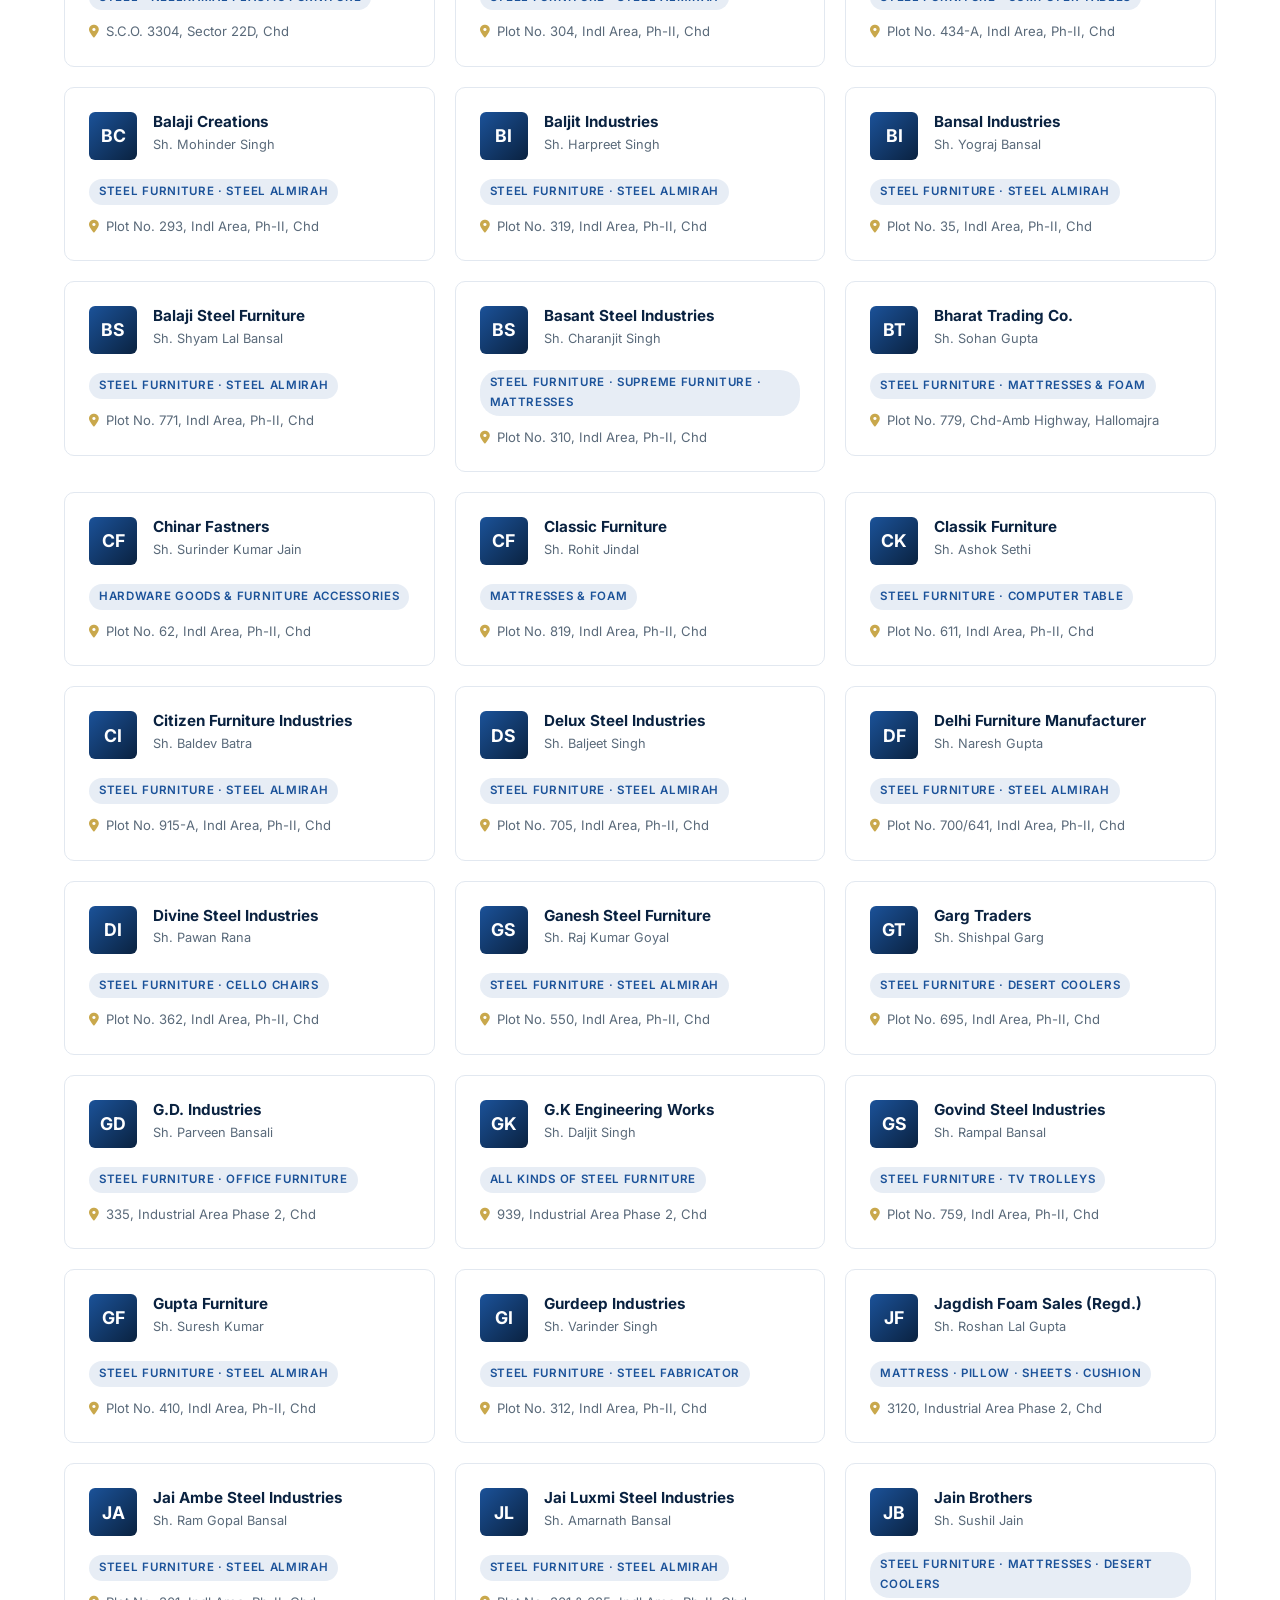
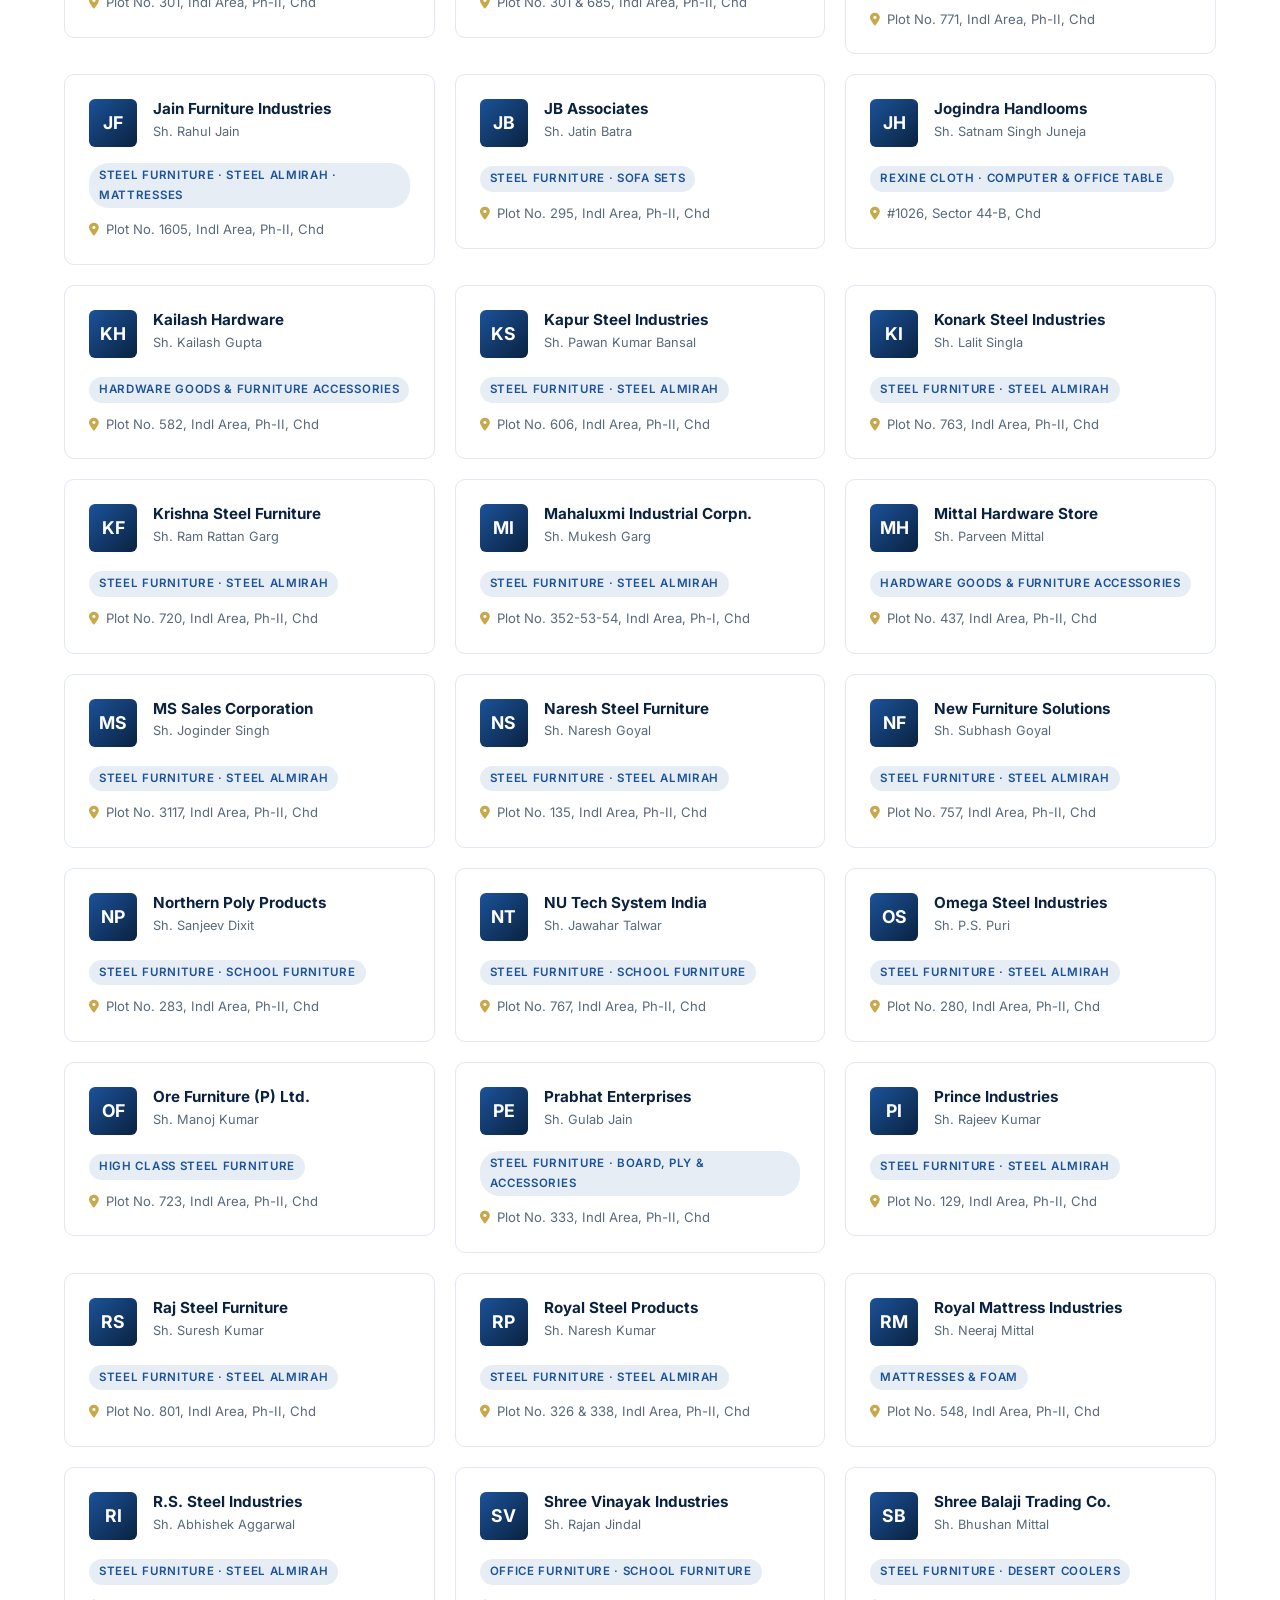
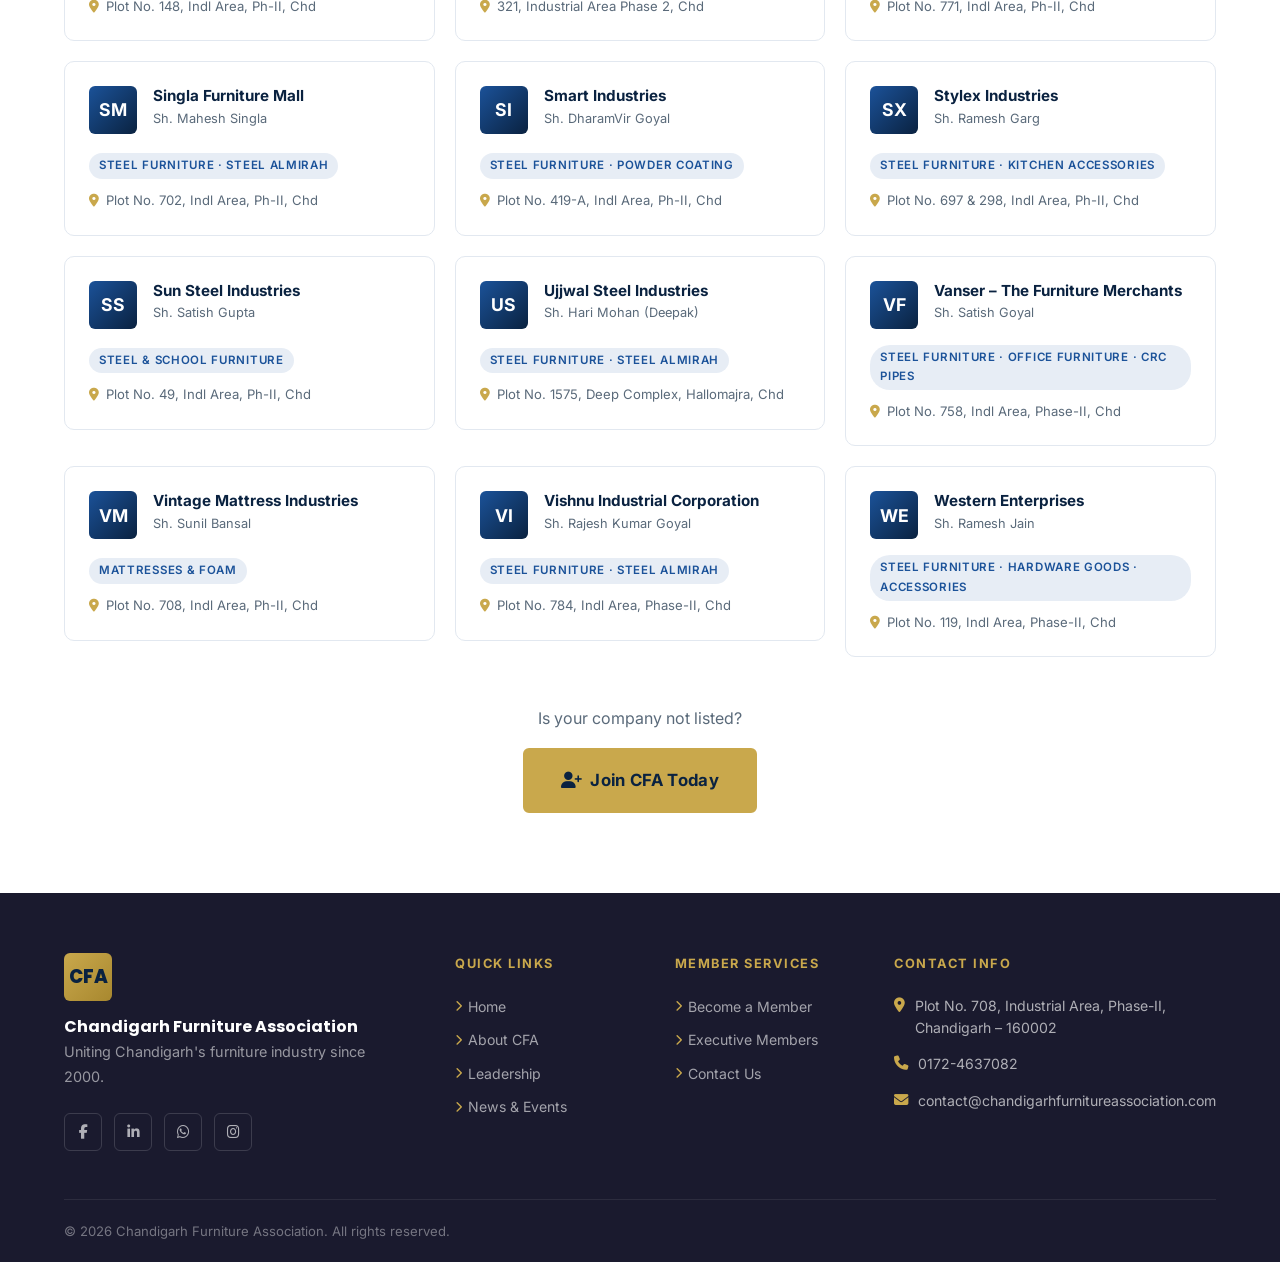
<file: members-directory.html>
<!DOCTYPE html>
<html lang="en">
<head>
  <meta charset="UTF-8" />
  <meta name="viewport" content="width=device-width, initial-scale=1.0" />
  <title>Members Directory – Chandigarh Furniture Association</title>
  <meta name="description" content="Browse the complete directory of 100+ CFA member companies — manufacturers, traders, importers of furniture in Chandigarh's Industrial Area." />
  <link rel="stylesheet" href="css/style.css" />
  <link rel="stylesheet" href="https://cdnjs.cloudflare.com/ajax/libs/font-awesome/6.5.0/css/all.min.css" />
  <style>
    .dir-grid { display: grid; grid-template-columns: repeat(3,1fr); gap: 1.25rem; }
    @media(max-width:1024px){ .dir-grid{grid-template-columns:repeat(2,1fr);} }
    @media(max-width:480px){ .dir-grid{grid-template-columns:1fr;} }
  </style>
</head>
<body>
<!-- NAV -->
<nav class="navbar">
  <div class="container">
    <div class="navbar-inner">
      <a href="index.html" class="navbar-brand">
        <div class="brand-logo">CFA</div>
        <div><div class="brand-text-main">Chandigarh Furniture<br>Association</div><span class="brand-text-sub">Est. 2000 · Chandigarh</span></div>
      </a>
      <ul class="nav-menu">
        <li class="nav-item"><a href="index.html" class="nav-link">Home</a></li>
        <li class="nav-item"><a href="about.html" class="nav-link">About</a></li>
        <li class="nav-item">
          <a href="#" class="nav-link active">Members <i class="fa-solid fa-chevron-down"></i></a>
          <ul class="dropdown-menu">
            <li><a href="executive-members.html" class="dropdown-item"><i class="fa-solid fa-star"></i> Executive Members</a></li>
            <li><a href="members-directory.html" class="dropdown-item"><i class="fa-solid fa-building"></i> Members Directory</a></li>
            <li><a href="membership.html" class="dropdown-item"><i class="fa-solid fa-user-plus"></i> Become a Member</a></li>
          </ul>
        </li>
        <li class="nav-item"><a href="leadership.html" class="nav-link">Leadership</a></li>
        <li class="nav-item"><a href="gallery.html" class="nav-link">Gallery</a></li>
        <li class="nav-item"><a href="news.html" class="nav-link">News</a></li>
        <li class="nav-item"><a href="contact.html" class="nav-link">Contact</a></li>
      </ul>
      <div class="nav-actions">
        <a href="membership.html" class="btn btn-gold btn-sm">Join CFA</a>
        <a href="contact.html" class="nav-login"><i class="fa-solid fa-lock" style="font-size:0.75rem;margin-right:4px;"></i>Login</a>
      </div>
      <button class="hamburger"><span></span><span></span><span></span></button>
    </div>
  </div>
  <div class="mobile-nav">
    <ul class="mobile-nav-list">
      <li><a href="index.html">Home</a></li><li><a href="about.html">About CFA</a></li>
      <li><a href="executive-members.html">Executive Members</a></li><li><a href="members-directory.html">Members Directory</a></li>
      <li><a href="leadership.html">Leadership</a></li><li><a href="gallery.html">Gallery</a></li>
      <li><a href="news.html">News &amp; Events</a></li><li><a href="contact.html">Contact Us</a></li>
    </ul>
    <div class="mobile-nav-actions"><a href="membership.html" class="btn btn-gold btn-sm">Join CFA</a></div>
  </div>
</nav>

<header class="page-header">
  <div class="container">
    <span class="section-label">All Members</span>
    <h1>Members Directory</h1>
    <p>Browse 100+ furniture industry businesses in Chandigarh's Industrial Area.</p>
    <nav class="breadcrumb">
      <a href="index.html">Home</a><i class="fa-solid fa-chevron-right" style="font-size:0.7rem;"></i>
      <span>Members</span><i class="fa-solid fa-chevron-right" style="font-size:0.7rem;"></i><span>Directory</span>
    </nav>
  </div>
</header>

<section class="section-pad">
  <div class="container">
    <!-- Search & Filter -->
    <div class="search-bar fade-in">
      <div class="search-input-wrap">
        <i class="fa-solid fa-magnifying-glass"></i>
        <input type="search" id="memberSearch" class="search-input" placeholder="Search by company name or owner..." autocomplete="off" />
      </div>
      <a href="membership.html" class="btn btn-gold"><i class="fa-solid fa-user-plus"></i> Join CFA</a>
    </div>

    <!-- Category Filter Tabs -->
    <div class="filter-tabs fade-in">
      <button class="filter-tab active" data-filter="all">All Categories</button>
      <button class="filter-tab" data-filter="steel">Steel Furniture</button>
      <button class="filter-tab" data-filter="office">Office &amp; School</button>
      <button class="filter-tab" data-filter="mattress">Mattresses &amp; Foam</button>
      <button class="filter-tab" data-filter="hardware">Hardware &amp; Accessories</button>
      <button class="filter-tab" data-filter="plastic">Plastic &amp; Other</button>
    </div>

    <!-- Alpha Index -->
    <div class="alpha-index fade-in">
      <button class="alpha-btn active" data-letter="all">All</button>
      <button class="alpha-btn" data-letter="A">A</button>
      <button class="alpha-btn" data-letter="B">B</button>
      <button class="alpha-btn" data-letter="C">C</button>
      <button class="alpha-btn" data-letter="D">D</button>
      <button class="alpha-btn" data-letter="G">G</button>
      <button class="alpha-btn" data-letter="J">J</button>
      <button class="alpha-btn" data-letter="K">K</button>
      <button class="alpha-btn" data-letter="M">M</button>
      <button class="alpha-btn" data-letter="N">N</button>
      <button class="alpha-btn" data-letter="O">O</button>
      <button class="alpha-btn" data-letter="P">P</button>
      <button class="alpha-btn" data-letter="R">R</button>
      <button class="alpha-btn" data-letter="S">S</button>
      <button class="alpha-btn" data-letter="U">U</button>
      <button class="alpha-btn" data-letter="V">V</button>
      <button class="alpha-btn" data-letter="W">W</button>
    </div>

    <p class="results-count">Showing <strong>104</strong> member companies</p>

    <!-- Members Grid -->
    <div class="dir-grid" id="membersGrid">

      <!-- A -->
      <div><div class="member-card" data-name="aarti steel furniture" data-cat="steel">
        <div class="member-card-header"><div class="member-avatar">AS</div><div><div class="member-name">Aarti Steel Furniture</div><div class="member-owner">Sh. Pawan Gupta</div></div></div>
        <div class="member-cat">Steel Furniture · Steel Almirah</div>
        <div class="member-address"><i class="fa-solid fa-location-dot"></i>Plot No. 756, Indl Area, Ph-II, Chd</div>
      </div></div>

      <div><div class="member-card" data-name="aastha industries" data-cat="mattress">
        <div class="member-card-header"><div class="member-avatar">AI</div><div><div class="member-name">Aastha Industries</div><div class="member-owner">Sh. Mohan Lal</div></div></div>
        <div class="member-cat">Mattresses &amp; Foam</div>
        <div class="member-address"><i class="fa-solid fa-location-dot"></i>Plot No. 975, Indl Area, Ph-II, Chd</div>
      </div></div>

      <div><div class="member-card" data-name="aay kay steel" data-cat="steel">
        <div class="member-card-header"><div class="member-avatar">AK</div><div><div class="member-name">AAY KAY Steel</div><div class="member-owner">Sh. Shyam Lal Gupta</div></div></div>
        <div class="member-cat">Steel Fabricator · MS Pipe · CRC</div>
        <div class="member-address"><i class="fa-solid fa-location-dot"></i>Plot No. 182/65, Indl Area, Ph-I, Chd</div>
      </div></div>

      <div><div class="member-card" data-name="abhi trading co" data-cat="hardware">
        <div class="member-card-header"><div class="member-avatar">AT</div><div><div class="member-name">Abhi Trading Co.</div><div class="member-owner">Sh. Vinod Bansal</div></div></div>
        <div class="member-cat">Board, Ply &amp; Furniture Accessories</div>
        <div class="member-address"><i class="fa-solid fa-location-dot"></i>Plot No. 1821, Deep Complex, Hallomajra, Chd</div>
      </div></div>

      <div><div class="member-card" data-name="adarsh electricals" data-cat="steel">
        <div class="member-card-header"><div class="member-avatar">AE</div><div><div class="member-name">Adarsh Electricals</div><div class="member-owner">Sh. Sudhir Gupta</div></div></div>
        <div class="member-cat">Desert Coolers · Steel Furniture</div>
        <div class="member-address"><i class="fa-solid fa-location-dot"></i>Plot No. 533, Indl Area, Ph-II, Chd</div>
      </div></div>

      <div><div class="member-card" data-name="ag fibre" data-cat="mattress">
        <div class="member-card-header"><div class="member-avatar">AG</div><div><div class="member-name">A.G. Fibre</div><div class="member-owner">Sh. Rajesh Goyal</div></div></div>
        <div class="member-cat">Mattresses &amp; Foam</div>
        <div class="member-address"><i class="fa-solid fa-location-dot"></i>Plot No. 305, Indl Area, Ph-II, Chd</div>
      </div></div>

      <div><div class="member-card" data-name="ajay steel industries" data-cat="steel">
        <div class="member-card-header"><div class="member-avatar">AJ</div><div><div class="member-name">Ajay Steel Industries</div><div class="member-owner">Sh. Ajay Gupta</div></div></div>
        <div class="member-cat">Steel Furniture · Steel Almirah</div>
        <div class="member-address"><i class="fa-solid fa-location-dot"></i>Plot No. 121, Indl Area, Ph-II, Chd</div>
      </div></div>

      <div><div class="member-card" data-name="ak enterprises" data-cat="mattress">
        <div class="member-card-header"><div class="member-avatar">AK</div><div><div class="member-name">AK Enterprises</div><div class="member-owner">Sh. Sewak Rajput</div></div></div>
        <div class="member-cat">Mattresses &amp; Foam</div>
        <div class="member-address"><i class="fa-solid fa-location-dot"></i>Near Garg Clinic, Maloya, Chd</div>
      </div></div>

      <div><div class="member-card" data-name="akshay enterprises" data-cat="hardware">
        <div class="member-card-header"><div class="member-avatar">AE</div><div><div class="member-name">Akshay Enterprises</div><div class="member-owner">Sh. Rajiv Gupta</div></div></div>
        <div class="member-cat">Hardware Goods · Furniture Accessories</div>
        <div class="member-address"><i class="fa-solid fa-location-dot"></i>Plot No. 616, Indl Area, Ph-II, Chd</div>
      </div></div>

      <div><div class="member-card" data-name="amco furniture udyog" data-cat="steel">
        <div class="member-card-header"><div class="member-avatar">AF</div><div><div class="member-name">Amco Furniture Udyog</div><div class="member-owner">Sh. Ashwani Sethi</div></div></div>
        <div class="member-cat">Steel Furniture · Steel Almirah</div>
        <div class="member-address"><i class="fa-solid fa-location-dot"></i>Plot No. 455-456, Indl Area, Ph-II, Chd</div>
      </div></div>

      <div><div class="member-card" data-name="anil steel industries" data-cat="steel">
        <div class="member-card-header"><div class="member-avatar">AS</div><div><div class="member-name">Anil Steel Industries</div><div class="member-owner">Sh. Anil Jain</div></div></div>
        <div class="member-cat">Steel Furniture · Steel Almirah</div>
        <div class="member-address"><i class="fa-solid fa-location-dot"></i>Plot No. 741, Indl Area, Ph-II, Chd</div>
      </div></div>

      <div><div class="member-card" data-name="a-one steel industries" data-cat="steel">
        <div class="member-card-header"><div class="member-avatar">AO</div><div><div class="member-name">A-One Steel Industries</div><div class="member-owner">Sh. Sanjay Bansal</div></div></div>
        <div class="member-cat">Steel Furniture · Plastic Chair · Mattress</div>
        <div class="member-address"><i class="fa-solid fa-location-dot"></i>Plot No. 3109, Indl Area, Ph-II, Chd</div>
      </div></div>

      <div><div class="member-card" data-name="ashoka enterprises" data-cat="steel">
        <div class="member-card-header"><div class="member-avatar">AE</div><div><div class="member-name">Ashoka Enterprises</div><div class="member-owner">Sh. Amit Jain</div></div></div>
        <div class="member-cat">Steel · Neelkamal Plastic Furniture</div>
        <div class="member-address"><i class="fa-solid fa-location-dot"></i>S.C.O. 3304, Sector 22D, Chd</div>
      </div></div>

      <div><div class="member-card" data-name="ashoka furniture udyog" data-cat="steel">
        <div class="member-card-header"><div class="member-avatar">AF</div><div><div class="member-name">Ashoka Furniture Udyog</div><div class="member-owner">Sh. Sandeep Jain</div></div></div>
        <div class="member-cat">Steel Furniture · Steel Almirah</div>
        <div class="member-address"><i class="fa-solid fa-location-dot"></i>Plot No. 304, Indl Area, Ph-II, Chd</div>
      </div></div>

      <div><div class="member-card" data-name="ashoka industries" data-cat="office">
        <div class="member-card-header"><div class="member-avatar">AI</div><div><div class="member-name">Ashoka Industries</div><div class="member-owner">Sh. Ashok Jain</div></div></div>
        <div class="member-cat">Steel Furniture · Computer Tables</div>
        <div class="member-address"><i class="fa-solid fa-location-dot"></i>Plot No. 434-A, Indl Area, Ph-II, Chd</div>
      </div></div>

      <!-- B -->
      <div><div class="member-card" data-name="balaji creations" data-cat="steel">
        <div class="member-card-header"><div class="member-avatar">BC</div><div><div class="member-name">Balaji Creations</div><div class="member-owner">Sh. Mohinder Singh</div></div></div>
        <div class="member-cat">Steel Furniture · Steel Almirah</div>
        <div class="member-address"><i class="fa-solid fa-location-dot"></i>Plot No. 293, Indl Area, Ph-II, Chd</div>
      </div></div>

      <div><div class="member-card" data-name="baljit industries" data-cat="steel">
        <div class="member-card-header"><div class="member-avatar">BI</div><div><div class="member-name">Baljit Industries</div><div class="member-owner">Sh. Harpreet Singh</div></div></div>
        <div class="member-cat">Steel Furniture · Steel Almirah</div>
        <div class="member-address"><i class="fa-solid fa-location-dot"></i>Plot No. 319, Indl Area, Ph-II, Chd</div>
      </div></div>

      <div><div class="member-card" data-name="bansal industries" data-cat="steel">
        <div class="member-card-header"><div class="member-avatar">BI</div><div><div class="member-name">Bansal Industries</div><div class="member-owner">Sh. Yograj Bansal</div></div></div>
        <div class="member-cat">Steel Furniture · Steel Almirah</div>
        <div class="member-address"><i class="fa-solid fa-location-dot"></i>Plot No. 35, Indl Area, Ph-II, Chd</div>
      </div></div>

      <div><div class="member-card" data-name="balaji steel furniture" data-cat="steel">
        <div class="member-card-header"><div class="member-avatar">BS</div><div><div class="member-name">Balaji Steel Furniture</div><div class="member-owner">Sh. Shyam Lal Bansal</div></div></div>
        <div class="member-cat">Steel Furniture · Steel Almirah</div>
        <div class="member-address"><i class="fa-solid fa-location-dot"></i>Plot No. 771, Indl Area, Ph-II, Chd</div>
      </div></div>

      <div><div class="member-card" data-name="basant steel industries" data-cat="steel">
        <div class="member-card-header"><div class="member-avatar">BS</div><div><div class="member-name">Basant Steel Industries</div><div class="member-owner">Sh. Charanjit Singh</div></div></div>
        <div class="member-cat">Steel Furniture · Supreme Furniture · Mattresses</div>
        <div class="member-address"><i class="fa-solid fa-location-dot"></i>Plot No. 310, Indl Area, Ph-II, Chd</div>
      </div></div>

      <div><div class="member-card" data-name="bharat trading co" data-cat="steel">
        <div class="member-card-header"><div class="member-avatar">BT</div><div><div class="member-name">Bharat Trading Co.</div><div class="member-owner">Sh. Sohan Gupta</div></div></div>
        <div class="member-cat">Steel Furniture · Mattresses &amp; Foam</div>
        <div class="member-address"><i class="fa-solid fa-location-dot"></i>Plot No. 779, Chd-Amb Highway, Hallomajra</div>
      </div></div>

      <!-- C -->
      <div><div class="member-card" data-name="chinar fastners" data-cat="hardware">
        <div class="member-card-header"><div class="member-avatar">CF</div><div><div class="member-name">Chinar Fastners</div><div class="member-owner">Sh. Surinder Kumar Jain</div></div></div>
        <div class="member-cat">Hardware Goods &amp; Furniture Accessories</div>
        <div class="member-address"><i class="fa-solid fa-location-dot"></i>Plot No. 62, Indl Area, Ph-II, Chd</div>
      </div></div>

      <div><div class="member-card" data-name="classic furniture" data-cat="mattress">
        <div class="member-card-header"><div class="member-avatar">CF</div><div><div class="member-name">Classic Furniture</div><div class="member-owner">Sh. Rohit Jindal</div></div></div>
        <div class="member-cat">Mattresses &amp; Foam</div>
        <div class="member-address"><i class="fa-solid fa-location-dot"></i>Plot No. 819, Indl Area, Ph-II, Chd</div>
      </div></div>

      <div><div class="member-card" data-name="classik furniture" data-cat="office">
        <div class="member-card-header"><div class="member-avatar">CK</div><div><div class="member-name">Classik Furniture</div><div class="member-owner">Sh. Ashok Sethi</div></div></div>
        <div class="member-cat">Steel Furniture · Computer Table</div>
        <div class="member-address"><i class="fa-solid fa-location-dot"></i>Plot No. 611, Indl Area, Ph-II, Chd</div>
      </div></div>

      <div><div class="member-card" data-name="citizen furniture industries" data-cat="steel">
        <div class="member-card-header"><div class="member-avatar">CI</div><div><div class="member-name">Citizen Furniture Industries</div><div class="member-owner">Sh. Baldev Batra</div></div></div>
        <div class="member-cat">Steel Furniture · Steel Almirah</div>
        <div class="member-address"><i class="fa-solid fa-location-dot"></i>Plot No. 915-A, Indl Area, Ph-II, Chd</div>
      </div></div>

      <!-- D -->
      <div><div class="member-card" data-name="delux steel industries" data-cat="steel">
        <div class="member-card-header"><div class="member-avatar">DS</div><div><div class="member-name">Delux Steel Industries</div><div class="member-owner">Sh. Baljeet Singh</div></div></div>
        <div class="member-cat">Steel Furniture · Steel Almirah</div>
        <div class="member-address"><i class="fa-solid fa-location-dot"></i>Plot No. 705, Indl Area, Ph-II, Chd</div>
      </div></div>

      <div><div class="member-card" data-name="delhi furniture manufacturer" data-cat="steel">
        <div class="member-card-header"><div class="member-avatar">DF</div><div><div class="member-name">Delhi Furniture Manufacturer</div><div class="member-owner">Sh. Naresh Gupta</div></div></div>
        <div class="member-cat">Steel Furniture · Steel Almirah</div>
        <div class="member-address"><i class="fa-solid fa-location-dot"></i>Plot No. 700/641, Indl Area, Ph-II, Chd</div>
      </div></div>

      <div><div class="member-card" data-name="divine steel industries" data-cat="steel">
        <div class="member-card-header"><div class="member-avatar">DI</div><div><div class="member-name">Divine Steel Industries</div><div class="member-owner">Sh. Pawan Rana</div></div></div>
        <div class="member-cat">Steel Furniture · Cello Chairs</div>
        <div class="member-address"><i class="fa-solid fa-location-dot"></i>Plot No. 362, Indl Area, Ph-II, Chd</div>
      </div></div>

      <!-- G -->
      <div><div class="member-card" data-name="ganesh steel furniture" data-cat="steel">
        <div class="member-card-header"><div class="member-avatar">GS</div><div><div class="member-name">Ganesh Steel Furniture</div><div class="member-owner">Sh. Raj Kumar Goyal</div></div></div>
        <div class="member-cat">Steel Furniture · Steel Almirah</div>
        <div class="member-address"><i class="fa-solid fa-location-dot"></i>Plot No. 550, Indl Area, Ph-II, Chd</div>
      </div></div>

      <div><div class="member-card" data-name="garg traders" data-cat="steel">
        <div class="member-card-header"><div class="member-avatar">GT</div><div><div class="member-name">Garg Traders</div><div class="member-owner">Sh. Shishpal Garg</div></div></div>
        <div class="member-cat">Steel Furniture · Desert Coolers</div>
        <div class="member-address"><i class="fa-solid fa-location-dot"></i>Plot No. 695, Indl Area, Ph-II, Chd</div>
      </div></div>

      <div><div class="member-card" data-name="gd industries" data-cat="office">
        <div class="member-card-header"><div class="member-avatar">GD</div><div><div class="member-name">G.D. Industries</div><div class="member-owner">Sh. Parveen Bansali</div></div></div>
        <div class="member-cat">Steel Furniture · Office Furniture</div>
        <div class="member-address"><i class="fa-solid fa-location-dot"></i>335, Industrial Area Phase 2, Chd</div>
      </div></div>

      <div><div class="member-card" data-name="gk engineering works" data-cat="steel">
        <div class="member-card-header"><div class="member-avatar">GK</div><div><div class="member-name">G.K Engineering Works</div><div class="member-owner">Sh. Daljit Singh</div></div></div>
        <div class="member-cat">All Kinds of Steel Furniture</div>
        <div class="member-address"><i class="fa-solid fa-location-dot"></i>939, Industrial Area Phase 2, Chd</div>
      </div></div>

      <div><div class="member-card" data-name="govind steel industries" data-cat="steel">
        <div class="member-card-header"><div class="member-avatar">GS</div><div><div class="member-name">Govind Steel Industries</div><div class="member-owner">Sh. Rampal Bansal</div></div></div>
        <div class="member-cat">Steel Furniture · TV Trolleys</div>
        <div class="member-address"><i class="fa-solid fa-location-dot"></i>Plot No. 759, Indl Area, Ph-II, Chd</div>
      </div></div>

      <div><div class="member-card" data-name="gupta furniture" data-cat="steel">
        <div class="member-card-header"><div class="member-avatar">GF</div><div><div class="member-name">Gupta Furniture</div><div class="member-owner">Sh. Suresh Kumar</div></div></div>
        <div class="member-cat">Steel Furniture · Steel Almirah</div>
        <div class="member-address"><i class="fa-solid fa-location-dot"></i>Plot No. 410, Indl Area, Ph-II, Chd</div>
      </div></div>

      <div><div class="member-card" data-name="gurdeep industries" data-cat="steel">
        <div class="member-card-header"><div class="member-avatar">GI</div><div><div class="member-name">Gurdeep Industries</div><div class="member-owner">Sh. Varinder Singh</div></div></div>
        <div class="member-cat">Steel Furniture · Steel Fabricator</div>
        <div class="member-address"><i class="fa-solid fa-location-dot"></i>Plot No. 312, Indl Area, Ph-II, Chd</div>
      </div></div>

      <!-- J -->
      <div><div class="member-card" data-name="jagdish foam sales" data-cat="mattress">
        <div class="member-card-header"><div class="member-avatar">JF</div><div><div class="member-name">Jagdish Foam Sales (Regd.)</div><div class="member-owner">Sh. Roshan Lal Gupta</div></div></div>
        <div class="member-cat">Mattress · Pillow · Sheets · Cushion</div>
        <div class="member-address"><i class="fa-solid fa-location-dot"></i>3120, Industrial Area Phase 2, Chd</div>
      </div></div>

      <div><div class="member-card" data-name="jai ambe steel industries" data-cat="steel">
        <div class="member-card-header"><div class="member-avatar">JA</div><div><div class="member-name">Jai Ambe Steel Industries</div><div class="member-owner">Sh. Ram Gopal Bansal</div></div></div>
        <div class="member-cat">Steel Furniture · Steel Almirah</div>
        <div class="member-address"><i class="fa-solid fa-location-dot"></i>Plot No. 301, Indl Area, Ph-II, Chd</div>
      </div></div>

      <div><div class="member-card" data-name="jai luxmi steel industries" data-cat="steel">
        <div class="member-card-header"><div class="member-avatar">JL</div><div><div class="member-name">Jai Luxmi Steel Industries</div><div class="member-owner">Sh. Amarnath Bansal</div></div></div>
        <div class="member-cat">Steel Furniture · Steel Almirah</div>
        <div class="member-address"><i class="fa-solid fa-location-dot"></i>Plot No. 301 &amp; 685, Indl Area, Ph-II, Chd</div>
      </div></div>

      <div><div class="member-card" data-name="jain brothers" data-cat="mattress">
        <div class="member-card-header"><div class="member-avatar">JB</div><div><div class="member-name">Jain Brothers</div><div class="member-owner">Sh. Sushil Jain</div></div></div>
        <div class="member-cat">Steel Furniture · Mattresses · Desert Coolers</div>
        <div class="member-address"><i class="fa-solid fa-location-dot"></i>Plot No. 771, Indl Area, Ph-II, Chd</div>
      </div></div>

      <div><div class="member-card" data-name="jain furniture industries" data-cat="steel">
        <div class="member-card-header"><div class="member-avatar">JF</div><div><div class="member-name">Jain Furniture Industries</div><div class="member-owner">Sh. Rahul Jain</div></div></div>
        <div class="member-cat">Steel Furniture · Steel Almirah · Mattresses</div>
        <div class="member-address"><i class="fa-solid fa-location-dot"></i>Plot No. 1605, Indl Area, Ph-II, Chd</div>
      </div></div>

      <div><div class="member-card" data-name="jb associates" data-cat="steel">
        <div class="member-card-header"><div class="member-avatar">JB</div><div><div class="member-name">JB Associates</div><div class="member-owner">Sh. Jatin Batra</div></div></div>
        <div class="member-cat">Steel Furniture · Sofa Sets</div>
        <div class="member-address"><i class="fa-solid fa-location-dot"></i>Plot No. 295, Indl Area, Ph-II, Chd</div>
      </div></div>

      <div><div class="member-card" data-name="jogindra handlooms" data-cat="office">
        <div class="member-card-header"><div class="member-avatar">JH</div><div><div class="member-name">Jogindra Handlooms</div><div class="member-owner">Sh. Satnam Singh Juneja</div></div></div>
        <div class="member-cat">Rexine Cloth · Computer &amp; Office Table</div>
        <div class="member-address"><i class="fa-solid fa-location-dot"></i>#1026, Sector 44-B, Chd</div>
      </div></div>

      <!-- K -->
      <div><div class="member-card" data-name="kailash hardware" data-cat="hardware">
        <div class="member-card-header"><div class="member-avatar">KH</div><div><div class="member-name">Kailash Hardware</div><div class="member-owner">Sh. Kailash Gupta</div></div></div>
        <div class="member-cat">Hardware Goods &amp; Furniture Accessories</div>
        <div class="member-address"><i class="fa-solid fa-location-dot"></i>Plot No. 582, Indl Area, Ph-II, Chd</div>
      </div></div>

      <div><div class="member-card" data-name="kapur steel industries" data-cat="steel">
        <div class="member-card-header"><div class="member-avatar">KS</div><div><div class="member-name">Kapur Steel Industries</div><div class="member-owner">Sh. Pawan Kumar Bansal</div></div></div>
        <div class="member-cat">Steel Furniture · Steel Almirah</div>
        <div class="member-address"><i class="fa-solid fa-location-dot"></i>Plot No. 606, Indl Area, Ph-II, Chd</div>
      </div></div>

      <div><div class="member-card" data-name="konark steel industries" data-cat="steel">
        <div class="member-card-header"><div class="member-avatar">KI</div><div><div class="member-name">Konark Steel Industries</div><div class="member-owner">Sh. Lalit Singla</div></div></div>
        <div class="member-cat">Steel Furniture · Steel Almirah</div>
        <div class="member-address"><i class="fa-solid fa-location-dot"></i>Plot No. 763, Indl Area, Ph-II, Chd</div>
      </div></div>

      <div><div class="member-card" data-name="krishna steel furniture" data-cat="steel">
        <div class="member-card-header"><div class="member-avatar">KF</div><div><div class="member-name">Krishna Steel Furniture</div><div class="member-owner">Sh. Ram Rattan Garg</div></div></div>
        <div class="member-cat">Steel Furniture · Steel Almirah</div>
        <div class="member-address"><i class="fa-solid fa-location-dot"></i>Plot No. 720, Indl Area, Ph-II, Chd</div>
      </div></div>

      <!-- M -->
      <div><div class="member-card" data-name="mahaluxmi industrial corpn" data-cat="steel">
        <div class="member-card-header"><div class="member-avatar">MI</div><div><div class="member-name">Mahaluxmi Industrial Corpn.</div><div class="member-owner">Sh. Mukesh Garg</div></div></div>
        <div class="member-cat">Steel Furniture · Steel Almirah</div>
        <div class="member-address"><i class="fa-solid fa-location-dot"></i>Plot No. 352-53-54, Indl Area, Ph-I, Chd</div>
      </div></div>

      <div><div class="member-card" data-name="mittal hardware store" data-cat="hardware">
        <div class="member-card-header"><div class="member-avatar">MH</div><div><div class="member-name">Mittal Hardware Store</div><div class="member-owner">Sh. Parveen Mittal</div></div></div>
        <div class="member-cat">Hardware Goods &amp; Furniture Accessories</div>
        <div class="member-address"><i class="fa-solid fa-location-dot"></i>Plot No. 437, Indl Area, Ph-II, Chd</div>
      </div></div>

      <div><div class="member-card" data-name="ms sales corporation" data-cat="steel">
        <div class="member-card-header"><div class="member-avatar">MS</div><div><div class="member-name">MS Sales Corporation</div><div class="member-owner">Sh. Joginder Singh</div></div></div>
        <div class="member-cat">Steel Furniture · Steel Almirah</div>
        <div class="member-address"><i class="fa-solid fa-location-dot"></i>Plot No. 3117, Indl Area, Ph-II, Chd</div>
      </div></div>

      <!-- N -->
      <div><div class="member-card" data-name="naresh steel furniture" data-cat="steel">
        <div class="member-card-header"><div class="member-avatar">NS</div><div><div class="member-name">Naresh Steel Furniture</div><div class="member-owner">Sh. Naresh Goyal</div></div></div>
        <div class="member-cat">Steel Furniture · Steel Almirah</div>
        <div class="member-address"><i class="fa-solid fa-location-dot"></i>Plot No. 135, Indl Area, Ph-II, Chd</div>
      </div></div>

      <div><div class="member-card" data-name="new furniture solutions" data-cat="steel">
        <div class="member-card-header"><div class="member-avatar">NF</div><div><div class="member-name">New Furniture Solutions</div><div class="member-owner">Sh. Subhash Goyal</div></div></div>
        <div class="member-cat">Steel Furniture · Steel Almirah</div>
        <div class="member-address"><i class="fa-solid fa-location-dot"></i>Plot No. 757, Indl Area, Ph-II, Chd</div>
      </div></div>

      <div><div class="member-card" data-name="northern poly products" data-cat="office">
        <div class="member-card-header"><div class="member-avatar">NP</div><div><div class="member-name">Northern Poly Products</div><div class="member-owner">Sh. Sanjeev Dixit</div></div></div>
        <div class="member-cat">Steel Furniture · School Furniture</div>
        <div class="member-address"><i class="fa-solid fa-location-dot"></i>Plot No. 283, Indl Area, Ph-II, Chd</div>
      </div></div>

      <div><div class="member-card" data-name="nu tech system india" data-cat="office">
        <div class="member-card-header"><div class="member-avatar">NT</div><div><div class="member-name">NU Tech System India</div><div class="member-owner">Sh. Jawahar Talwar</div></div></div>
        <div class="member-cat">Steel Furniture · School Furniture</div>
        <div class="member-address"><i class="fa-solid fa-location-dot"></i>Plot No. 767, Indl Area, Ph-II, Chd</div>
      </div></div>

      <!-- O -->
      <div><div class="member-card" data-name="omega steel industries" data-cat="steel">
        <div class="member-card-header"><div class="member-avatar">OS</div><div><div class="member-name">Omega Steel Industries</div><div class="member-owner">Sh. P.S. Puri</div></div></div>
        <div class="member-cat">Steel Furniture · Steel Almirah</div>
        <div class="member-address"><i class="fa-solid fa-location-dot"></i>Plot No. 280, Indl Area, Ph-II, Chd</div>
      </div></div>

      <div><div class="member-card" data-name="ore furniture" data-cat="steel">
        <div class="member-card-header"><div class="member-avatar">OF</div><div><div class="member-name">Ore Furniture (P) Ltd.</div><div class="member-owner">Sh. Manoj Kumar</div></div></div>
        <div class="member-cat">High Class Steel Furniture</div>
        <div class="member-address"><i class="fa-solid fa-location-dot"></i>Plot No. 723, Indl Area, Ph-II, Chd</div>
      </div></div>

      <!-- P -->
      <div><div class="member-card" data-name="prabhat enterprises" data-cat="steel">
        <div class="member-card-header"><div class="member-avatar">PE</div><div><div class="member-name">Prabhat Enterprises</div><div class="member-owner">Sh. Gulab Jain</div></div></div>
        <div class="member-cat">Steel Furniture · Board, Ply &amp; Accessories</div>
        <div class="member-address"><i class="fa-solid fa-location-dot"></i>Plot No. 333, Indl Area, Ph-II, Chd</div>
      </div></div>

      <div><div class="member-card" data-name="prince industries" data-cat="steel">
        <div class="member-card-header"><div class="member-avatar">PI</div><div><div class="member-name">Prince Industries</div><div class="member-owner">Sh. Rajeev Kumar</div></div></div>
        <div class="member-cat">Steel Furniture · Steel Almirah</div>
        <div class="member-address"><i class="fa-solid fa-location-dot"></i>Plot No. 129, Indl Area, Ph-II, Chd</div>
      </div></div>

      <!-- R -->
      <div><div class="member-card" data-name="raj steel furniture" data-cat="steel">
        <div class="member-card-header"><div class="member-avatar">RS</div><div><div class="member-name">Raj Steel Furniture</div><div class="member-owner">Sh. Suresh Kumar</div></div></div>
        <div class="member-cat">Steel Furniture · Steel Almirah</div>
        <div class="member-address"><i class="fa-solid fa-location-dot"></i>Plot No. 801, Indl Area, Ph-II, Chd</div>
      </div></div>

      <div><div class="member-card" data-name="royal steel products" data-cat="steel">
        <div class="member-card-header"><div class="member-avatar">RP</div><div><div class="member-name">Royal Steel Products</div><div class="member-owner">Sh. Naresh Kumar</div></div></div>
        <div class="member-cat">Steel Furniture · Steel Almirah</div>
        <div class="member-address"><i class="fa-solid fa-location-dot"></i>Plot No. 326 &amp; 338, Indl Area, Ph-II, Chd</div>
      </div></div>

      <div><div class="member-card" data-name="royal mattress industries" data-cat="mattress">
        <div class="member-card-header"><div class="member-avatar">RM</div><div><div class="member-name">Royal Mattress Industries</div><div class="member-owner">Sh. Neeraj Mittal</div></div></div>
        <div class="member-cat">Mattresses &amp; Foam</div>
        <div class="member-address"><i class="fa-solid fa-location-dot"></i>Plot No. 548, Indl Area, Ph-II, Chd</div>
      </div></div>

      <div><div class="member-card" data-name="rs steel industries" data-cat="steel">
        <div class="member-card-header"><div class="member-avatar">RI</div><div><div class="member-name">R.S. Steel Industries</div><div class="member-owner">Sh. Abhishek Aggarwal</div></div></div>
        <div class="member-cat">Steel Furniture · Steel Almirah</div>
        <div class="member-address"><i class="fa-solid fa-location-dot"></i>Plot No. 148, Indl Area, Ph-II, Chd</div>
      </div></div>

      <!-- S -->
      <div><div class="member-card" data-name="shree vinayak industries" data-cat="office">
        <div class="member-card-header"><div class="member-avatar">SV</div><div><div class="member-name">Shree Vinayak Industries</div><div class="member-owner">Sh. Rajan Jindal</div></div></div>
        <div class="member-cat">Office Furniture · School Furniture</div>
        <div class="member-address"><i class="fa-solid fa-location-dot"></i>321, Industrial Area Phase 2, Chd</div>
      </div></div>

      <div><div class="member-card" data-name="shree balaji trading co" data-cat="steel">
        <div class="member-card-header"><div class="member-avatar">SB</div><div><div class="member-name">Shree Balaji Trading Co.</div><div class="member-owner">Sh. Bhushan Mittal</div></div></div>
        <div class="member-cat">Steel Furniture · Desert Coolers</div>
        <div class="member-address"><i class="fa-solid fa-location-dot"></i>Plot No. 771, Indl Area, Ph-II, Chd</div>
      </div></div>

      <div><div class="member-card" data-name="singla furniture mall" data-cat="steel">
        <div class="member-card-header"><div class="member-avatar">SM</div><div><div class="member-name">Singla Furniture Mall</div><div class="member-owner">Sh. Mahesh Singla</div></div></div>
        <div class="member-cat">Steel Furniture · Steel Almirah</div>
        <div class="member-address"><i class="fa-solid fa-location-dot"></i>Plot No. 702, Indl Area, Ph-II, Chd</div>
      </div></div>

      <div><div class="member-card" data-name="smart industries" data-cat="steel">
        <div class="member-card-header"><div class="member-avatar">SI</div><div><div class="member-name">Smart Industries</div><div class="member-owner">Sh. DharamVir Goyal</div></div></div>
        <div class="member-cat">Steel Furniture · Powder Coating</div>
        <div class="member-address"><i class="fa-solid fa-location-dot"></i>Plot No. 419-A, Indl Area, Ph-II, Chd</div>
      </div></div>

      <div><div class="member-card" data-name="stylex industries" data-cat="hardware">
        <div class="member-card-header"><div class="member-avatar">SX</div><div><div class="member-name">Stylex Industries</div><div class="member-owner">Sh. Ramesh Garg</div></div></div>
        <div class="member-cat">Steel Furniture · Kitchen Accessories</div>
        <div class="member-address"><i class="fa-solid fa-location-dot"></i>Plot No. 697 &amp; 298, Indl Area, Ph-II, Chd</div>
      </div></div>

      <div><div class="member-card" data-name="sun steel industries" data-cat="steel">
        <div class="member-card-header"><div class="member-avatar">SS</div><div><div class="member-name">Sun Steel Industries</div><div class="member-owner">Sh. Satish Gupta</div></div></div>
        <div class="member-cat">Steel &amp; School Furniture</div>
        <div class="member-address"><i class="fa-solid fa-location-dot"></i>Plot No. 49, Indl Area, Ph-II, Chd</div>
      </div></div>

      <!-- U -->
      <div><div class="member-card" data-name="ujjwal steel industries" data-cat="steel">
        <div class="member-card-header"><div class="member-avatar">US</div><div><div class="member-name">Ujjwal Steel Industries</div><div class="member-owner">Sh. Hari Mohan (Deepak)</div></div></div>
        <div class="member-cat">Steel Furniture · Steel Almirah</div>
        <div class="member-address"><i class="fa-solid fa-location-dot"></i>Plot No. 1575, Deep Complex, Hallomajra, Chd</div>
      </div></div>

      <!-- V -->
      <div><div class="member-card" data-name="vanser the furniture merchants" data-cat="steel">
        <div class="member-card-header"><div class="member-avatar">VF</div><div><div class="member-name">Vanser – The Furniture Merchants</div><div class="member-owner">Sh. Satish Goyal</div></div></div>
        <div class="member-cat">Steel Furniture · Office Furniture · CRC Pipes</div>
        <div class="member-address"><i class="fa-solid fa-location-dot"></i>Plot No. 758, Indl Area, Phase-II, Chd</div>
      </div></div>

      <div><div class="member-card" data-name="vintage mattress industries" data-cat="mattress">
        <div class="member-card-header"><div class="member-avatar">VM</div><div><div class="member-name">Vintage Mattress Industries</div><div class="member-owner">Sh. Sunil Bansal</div></div></div>
        <div class="member-cat">Mattresses &amp; Foam</div>
        <div class="member-address"><i class="fa-solid fa-location-dot"></i>Plot No. 708, Indl Area, Ph-II, Chd</div>
      </div></div>

      <div><div class="member-card" data-name="vishnu industrial corporation" data-cat="steel">
        <div class="member-card-header"><div class="member-avatar">VI</div><div><div class="member-name">Vishnu Industrial Corporation</div><div class="member-owner">Sh. Rajesh Kumar Goyal</div></div></div>
        <div class="member-cat">Steel Furniture · Steel Almirah</div>
        <div class="member-address"><i class="fa-solid fa-location-dot"></i>Plot No. 784, Indl Area, Phase-II, Chd</div>
      </div></div>

      <!-- W -->
      <div><div class="member-card" data-name="western enterprises" data-cat="hardware">
        <div class="member-card-header"><div class="member-avatar">WE</div><div><div class="member-name">Western Enterprises</div><div class="member-owner">Sh. Ramesh Jain</div></div></div>
        <div class="member-cat">Steel Furniture · Hardware Goods · Accessories</div>
        <div class="member-address"><i class="fa-solid fa-location-dot"></i>Plot No. 119, Indl Area, Phase-II, Chd</div>
      </div></div>

    </div><!-- /dir-grid -->

    <div id="noResults" class="no-results" style="display:none;">
      <i class="fa-solid fa-magnifying-glass"></i>
      <p><strong>No members found.</strong> Try a different search term or category.</p>
    </div>

    <div style="text-align:center;margin-top:3rem;" class="fade-in">
      <p style="margin-bottom:1rem;color:var(--gray-500);">Is your company not listed?</p>
      <a href="membership.html" class="btn btn-gold btn-lg"><i class="fa-solid fa-user-plus"></i> Join CFA Today</a>
    </div>
  </div>
</section>

<footer class="footer">
  <div class="container">
    <div class="footer-grid">
      <div>
        <div class="footer-brand-logo">CFA</div>
        <div class="brand-text-main" style="color:var(--white);margin-bottom:0.25rem;">Chandigarh Furniture Association</div>
        <p class="footer-tagline">Uniting Chandigarh's furniture industry since 2000.</p>
        <div class="social-links">
          <a href="#" class="social-link"><i class="fa-brands fa-facebook-f"></i></a>
          <a href="#" class="social-link"><i class="fa-brands fa-linkedin-in"></i></a>
          <a href="#" class="social-link"><i class="fa-brands fa-whatsapp"></i></a>
          <a href="#" class="social-link"><i class="fa-brands fa-instagram"></i></a>
        </div>
      </div>
      <div>
        <div class="footer-heading">Quick Links</div>
        <ul class="footer-links">
          <li><a href="index.html"><i class="fa-solid fa-chevron-right"></i> Home</a></li>
          <li><a href="about.html"><i class="fa-solid fa-chevron-right"></i> About CFA</a></li>
          <li><a href="leadership.html"><i class="fa-solid fa-chevron-right"></i> Leadership</a></li>
          <li><a href="news.html"><i class="fa-solid fa-chevron-right"></i> News &amp; Events</a></li>
        </ul>
      </div>
      <div>
        <div class="footer-heading">Member Services</div>
        <ul class="footer-links">
          <li><a href="membership.html"><i class="fa-solid fa-chevron-right"></i> Become a Member</a></li>
          <li><a href="executive-members.html"><i class="fa-solid fa-chevron-right"></i> Executive Members</a></li>
          <li><a href="contact.html"><i class="fa-solid fa-chevron-right"></i> Contact Us</a></li>
        </ul>
      </div>
      <div>
        <div class="footer-heading">Contact Info</div>
        <div class="footer-contact-item"><i class="fa-solid fa-location-dot"></i><span>Plot No. 708, Industrial Area, Phase-II, Chandigarh – 160002</span></div>
        <div class="footer-contact-item"><i class="fa-solid fa-phone"></i><span>0172-4637082</span></div>
        <div class="footer-contact-item"><i class="fa-solid fa-envelope"></i><span>contact@chandigarhfurnitureassociation.com</span></div>
      </div>
    </div>
    <div class="footer-bottom">
      <p>&copy; 2026 Chandigarh Furniture Association. All rights reserved.</p>
    </div>
  </div>
</footer>
<a href="https://wa.me/911724637082" class="whatsapp-float" target="_blank" rel="noopener"><i class="fa-brands fa-whatsapp"></i></a>
<script src="js/main.js"></script>
<script src="js/members.js"></script>
</body>
</html>
</file>
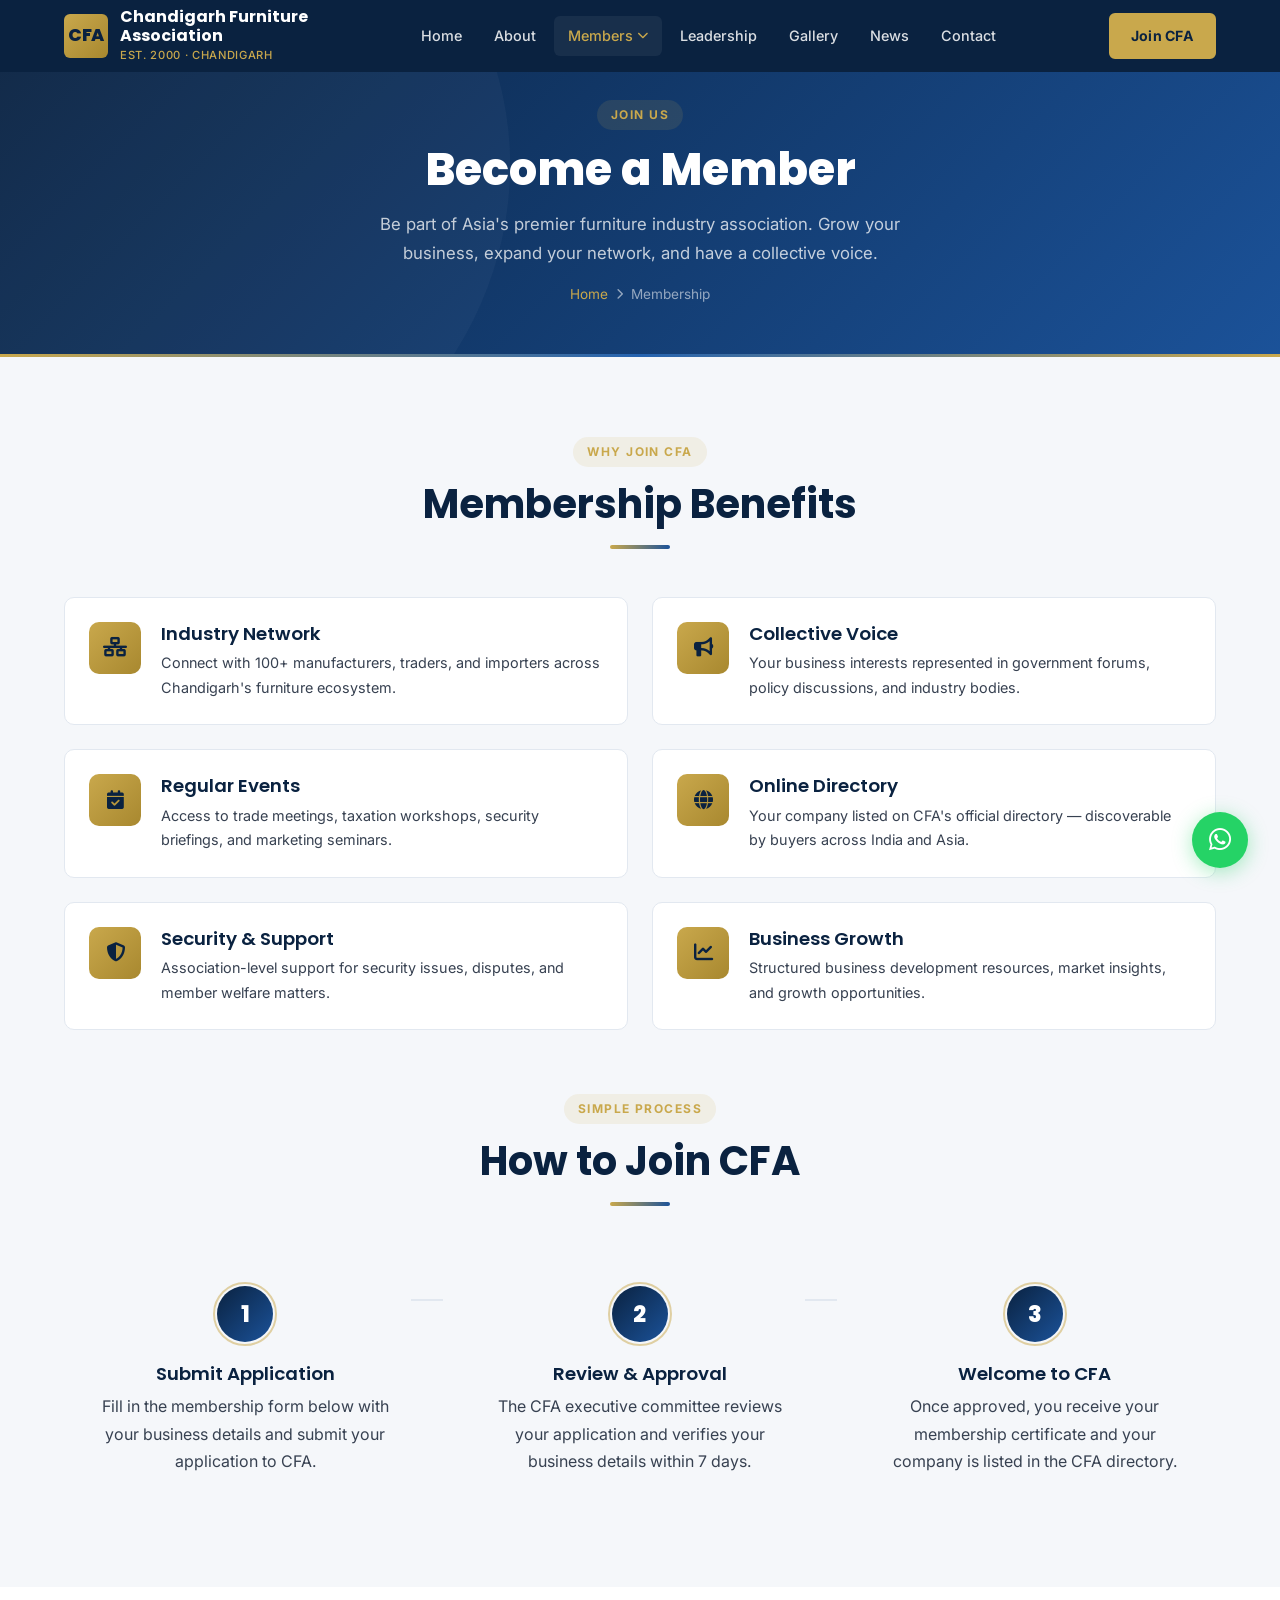
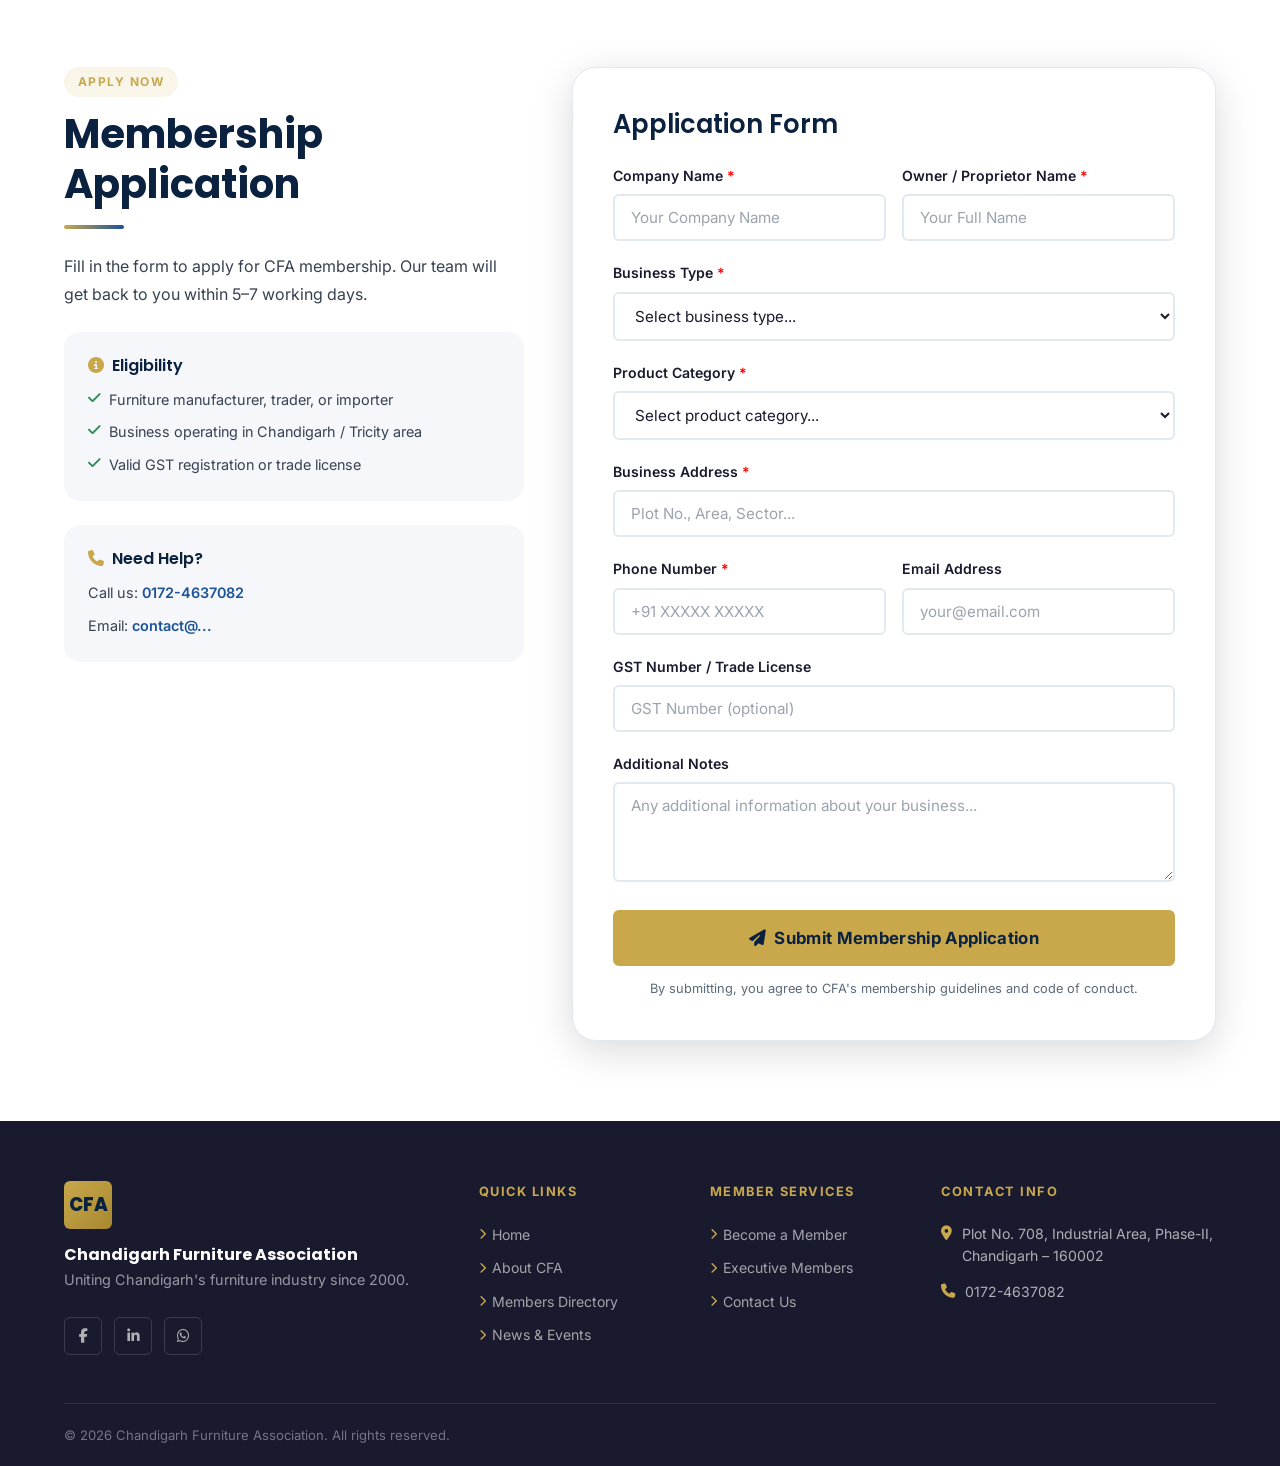
<file: membership.html>
<!DOCTYPE html>
<html lang="en">
<head>
  <meta charset="UTF-8" />
  <meta name="viewport" content="width=device-width, initial-scale=1.0" />
  <title>Become a Member – Chandigarh Furniture Association</title>
  <link rel="stylesheet" href="css/style.css" />
  <link rel="stylesheet" href="https://cdnjs.cloudflare.com/ajax/libs/font-awesome/6.5.0/css/all.min.css" />
  <style>
    .benefits-grid { display: grid; grid-template-columns: repeat(2,1fr); gap: 1.5rem; }
    .membership-form-wrap { background: var(--white); border-radius: var(--radius-xl); padding: 2.5rem; box-shadow: var(--shadow-lg); border: 1px solid var(--gray-200); }
    .membership-layout { display: grid; grid-template-columns: 1fr 1.4fr; gap: 3rem; align-items: start; }
    @media(max-width:1024px){ .membership-layout{grid-template-columns:1fr;} .benefits-grid{grid-template-columns:1fr;} }
  </style>
</head>
<body>
<nav class="navbar">
  <div class="container">
    <div class="navbar-inner">
      <a href="index.html" class="navbar-brand"><div class="brand-logo">CFA</div><div><div class="brand-text-main">Chandigarh Furniture<br>Association</div><span class="brand-text-sub">Est. 2000 · Chandigarh</span></div></a>
      <ul class="nav-menu">
        <li class="nav-item"><a href="index.html" class="nav-link">Home</a></li>
        <li class="nav-item"><a href="about.html" class="nav-link">About</a></li>
        <li class="nav-item"><a href="#" class="nav-link active">Members <i class="fa-solid fa-chevron-down"></i></a>
          <ul class="dropdown-menu">
            <li><a href="executive-members.html" class="dropdown-item"><i class="fa-solid fa-star"></i> Executive Members</a></li>
            <li><a href="members-directory.html" class="dropdown-item"><i class="fa-solid fa-building"></i> Members Directory</a></li>
            <li><a href="membership.html" class="dropdown-item"><i class="fa-solid fa-user-plus"></i> Become a Member</a></li>
          </ul>
        </li>
        <li class="nav-item"><a href="leadership.html" class="nav-link">Leadership</a></li>
        <li class="nav-item"><a href="gallery.html" class="nav-link">Gallery</a></li>
        <li class="nav-item"><a href="news.html" class="nav-link">News</a></li>
        <li class="nav-item"><a href="contact.html" class="nav-link">Contact</a></li>
      </ul>
      <div class="nav-actions"><a href="membership.html" class="btn btn-gold btn-sm">Join CFA</a></div>
      <button class="hamburger"><span></span><span></span><span></span></button>
    </div>
  </div>
  <div class="mobile-nav"><ul class="mobile-nav-list"><li><a href="index.html">Home</a></li><li><a href="about.html">About</a></li><li><a href="members-directory.html">Members Directory</a></li><li><a href="leadership.html">Leadership</a></li><li><a href="gallery.html">Gallery</a></li><li><a href="news.html">News</a></li><li><a href="contact.html">Contact</a></li></ul><div class="mobile-nav-actions"><a href="membership.html" class="btn btn-gold btn-sm">Join CFA</a></div></div>
</nav>

<header class="page-header">
  <div class="container">
    <span class="section-label">Join Us</span>
    <h1>Become a Member</h1>
    <p>Be part of Asia's premier furniture industry association. Grow your business, expand your network, and have a collective voice.</p>
    <nav class="breadcrumb"><a href="index.html">Home</a><i class="fa-solid fa-chevron-right" style="font-size:0.7rem;"></i><span>Membership</span></nav>
  </div>
</header>

<!-- Benefits + Steps -->
<section class="section-pad bg-off-white">
  <div class="container">
    <div class="section-header fade-in">
      <span class="section-label">Why Join CFA</span>
      <h2>Membership Benefits</h2>
      <div class="divider"></div>
    </div>
    <div class="benefits-grid" style="margin-bottom:4rem;">
      <div class="benefit-card fade-in"><div class="benefit-icon"><i class="fa-solid fa-network-wired"></i></div><div><h4>Industry Network</h4><p>Connect with 100+ manufacturers, traders, and importers across Chandigarh's furniture ecosystem.</p></div></div>
      <div class="benefit-card fade-in fade-in-delay-1"><div class="benefit-icon"><i class="fa-solid fa-bullhorn"></i></div><div><h4>Collective Voice</h4><p>Your business interests represented in government forums, policy discussions, and industry bodies.</p></div></div>
      <div class="benefit-card fade-in fade-in-delay-2"><div class="benefit-icon"><i class="fa-solid fa-calendar-check"></i></div><div><h4>Regular Events</h4><p>Access to trade meetings, taxation workshops, security briefings, and marketing seminars.</p></div></div>
      <div class="benefit-card fade-in fade-in-delay-3"><div class="benefit-icon"><i class="fa-solid fa-globe"></i></div><div><h4>Online Directory</h4><p>Your company listed on CFA's official directory — discoverable by buyers across India and Asia.</p></div></div>
      <div class="benefit-card fade-in"><div class="benefit-icon"><i class="fa-solid fa-shield-halved"></i></div><div><h4>Security &amp; Support</h4><p>Association-level support for security issues, disputes, and member welfare matters.</p></div></div>
      <div class="benefit-card fade-in fade-in-delay-1"><div class="benefit-icon"><i class="fa-solid fa-chart-line"></i></div><div><h4>Business Growth</h4><p>Structured business development resources, market insights, and growth opportunities.</p></div></div>
    </div>

    <div class="section-header fade-in">
      <span class="section-label">Simple Process</span>
      <h2>How to Join CFA</h2>
      <div class="divider"></div>
    </div>
    <div class="steps-grid">
      <div class="step-item fade-in"><div class="step-num">1</div><h4>Submit Application</h4><p>Fill in the membership form below with your business details and submit your application to CFA.</p></div>
      <div class="step-item fade-in fade-in-delay-1"><div class="step-num">2</div><h4>Review &amp; Approval</h4><p>The CFA executive committee reviews your application and verifies your business details within 7 days.</p></div>
      <div class="step-item fade-in fade-in-delay-2"><div class="step-num">3</div><h4>Welcome to CFA</h4><p>Once approved, you receive your membership certificate and your company is listed in the CFA directory.</p></div>
    </div>
  </div>
</section>

<!-- Membership Form -->
<section class="section-pad">
  <div class="container">
    <div class="membership-layout">
      <div class="fade-in">
        <span class="section-label">Apply Now</span>
        <h2>Membership Application</h2>
        <div class="divider divider-left" style="margin-bottom:1.5rem;"></div>
        <p style="margin-bottom:1.5rem;">Fill in the form to apply for CFA membership. Our team will get back to you within 5–7 working days.</p>
        <div style="background:var(--off-white);border-radius:var(--radius-lg);padding:1.5rem;margin-bottom:1.5rem;">
          <h5 style="color:var(--navy);margin-bottom:0.75rem;"><i class="fa-solid fa-circle-info" style="color:var(--gold);margin-right:8px;"></i>Eligibility</h5>
          <ul style="display:flex;flex-direction:column;gap:0.5rem;">
            <li style="font-size:0.9rem;color:var(--gray-700);display:flex;gap:8px;"><i class="fa-solid fa-check" style="color:var(--success);margin-top:3px;"></i>Furniture manufacturer, trader, or importer</li>
            <li style="font-size:0.9rem;color:var(--gray-700);display:flex;gap:8px;"><i class="fa-solid fa-check" style="color:var(--success);margin-top:3px;"></i>Business operating in Chandigarh / Tricity area</li>
            <li style="font-size:0.9rem;color:var(--gray-700);display:flex;gap:8px;"><i class="fa-solid fa-check" style="color:var(--success);margin-top:3px;"></i>Valid GST registration or trade license</li>
          </ul>
        </div>
        <div style="background:var(--off-white);border-radius:var(--radius-lg);padding:1.5rem;">
          <h5 style="color:var(--navy);margin-bottom:0.75rem;"><i class="fa-solid fa-phone" style="color:var(--gold);margin-right:8px;"></i>Need Help?</h5>
          <p style="font-size:0.9rem;margin-bottom:0.5rem;">Call us: <a href="tel:01724637082" style="color:var(--blue);font-weight:600;">0172-4637082</a></p>
          <p style="font-size:0.9rem;">Email: <a href="mailto:contact@chandigarhfurnitureassociation.com" style="color:var(--blue);font-weight:600;">contact@...</a></p>
        </div>
      </div>

      <div class="membership-form-wrap fade-in fade-in-delay-1">
        <h3 style="margin-bottom:1.5rem;color:var(--navy);">Application Form</h3>
        <form data-ajax="true">
          <div class="form-grid-2">
            <div class="form-group">
              <label class="form-label">Company Name <span style="color:red;">*</span></label>
              <input type="text" class="form-control" placeholder="Your Company Name" required />
            </div>
            <div class="form-group">
              <label class="form-label">Owner / Proprietor Name <span style="color:red;">*</span></label>
              <input type="text" class="form-control" placeholder="Your Full Name" required />
            </div>
          </div>
          <div class="form-group">
            <label class="form-label">Business Type <span style="color:red;">*</span></label>
            <select class="form-control" required>
              <option value="">Select business type...</option>
              <option>Manufacturer</option>
              <option>Trader / Dealer</option>
              <option>Importer</option>
              <option>Manufacturer + Trader</option>
            </select>
          </div>
          <div class="form-group">
            <label class="form-label">Product Category <span style="color:red;">*</span></label>
            <select class="form-control" required>
              <option value="">Select product category...</option>
              <option>Steel Furniture</option>
              <option>Office Furniture</option>
              <option>Bedroom Furniture</option>
              <option>School Furniture</option>
              <option>Mattresses &amp; Foam</option>
              <option>Hardware &amp; Accessories</option>
              <option>Kitchen Accessories</option>
              <option>Plastic Furniture</option>
              <option>Other</option>
            </select>
          </div>
          <div class="form-group">
            <label class="form-label">Business Address <span style="color:red;">*</span></label>
            <input type="text" class="form-control" placeholder="Plot No., Area, Sector..." required />
          </div>
          <div class="form-grid-2">
            <div class="form-group">
              <label class="form-label">Phone Number <span style="color:red;">*</span></label>
              <input type="tel" class="form-control" placeholder="+91 XXXXX XXXXX" required />
            </div>
            <div class="form-group">
              <label class="form-label">Email Address</label>
              <input type="email" class="form-control" placeholder="your@email.com" />
            </div>
          </div>
          <div class="form-group">
            <label class="form-label">GST Number / Trade License</label>
            <input type="text" class="form-control" placeholder="GST Number (optional)" />
          </div>
          <div class="form-group">
            <label class="form-label">Additional Notes</label>
            <textarea class="form-control" style="min-height:100px;" placeholder="Any additional information about your business..."></textarea>
          </div>
          <button type="submit" class="btn btn-gold btn-lg" style="width:100%;justify-content:center;">
            <i class="fa-solid fa-paper-plane"></i> Submit Membership Application
          </button>
          <div class="form-success"><i class="fa-solid fa-circle-check" style="margin-right:8px;"></i>Application received! We'll contact you within 5–7 working days.</div>
          <p class="form-note" style="text-align:center;margin-top:0.75rem;">By submitting, you agree to CFA's membership guidelines and code of conduct.</p>
        </form>
      </div>
    </div>
  </div>
</section>

<footer class="footer">
  <div class="container">
    <div class="footer-grid">
      <div><div class="footer-brand-logo">CFA</div><div class="brand-text-main" style="color:var(--white);margin-bottom:0.25rem;">Chandigarh Furniture Association</div><p class="footer-tagline">Uniting Chandigarh's furniture industry since 2000.</p><div class="social-links"><a href="#" class="social-link"><i class="fa-brands fa-facebook-f"></i></a><a href="#" class="social-link"><i class="fa-brands fa-linkedin-in"></i></a><a href="#" class="social-link"><i class="fa-brands fa-whatsapp"></i></a></div></div>
      <div><div class="footer-heading">Quick Links</div><ul class="footer-links"><li><a href="index.html"><i class="fa-solid fa-chevron-right"></i> Home</a></li><li><a href="about.html"><i class="fa-solid fa-chevron-right"></i> About CFA</a></li><li><a href="members-directory.html"><i class="fa-solid fa-chevron-right"></i> Members Directory</a></li><li><a href="news.html"><i class="fa-solid fa-chevron-right"></i> News &amp; Events</a></li></ul></div>
      <div><div class="footer-heading">Member Services</div><ul class="footer-links"><li><a href="membership.html"><i class="fa-solid fa-chevron-right"></i> Become a Member</a></li><li><a href="executive-members.html"><i class="fa-solid fa-chevron-right"></i> Executive Members</a></li><li><a href="contact.html"><i class="fa-solid fa-chevron-right"></i> Contact Us</a></li></ul></div>
      <div><div class="footer-heading">Contact Info</div><div class="footer-contact-item"><i class="fa-solid fa-location-dot"></i><span>Plot No. 708, Industrial Area, Phase-II, Chandigarh – 160002</span></div><div class="footer-contact-item"><i class="fa-solid fa-phone"></i><span>0172-4637082</span></div></div>
    </div>
    <div class="footer-bottom"><p>&copy; 2026 Chandigarh Furniture Association. All rights reserved.</p></div>
  </div>
</footer>
<a href="https://wa.me/911724637082" class="whatsapp-float" target="_blank" rel="noopener"><i class="fa-brands fa-whatsapp"></i></a>
<script src="js/main.js"></script>
</body>
</html>
</file>
<file: css/style.css>
/* ============================================================
   CFA – Chandigarh Furniture Association
   Main Stylesheet | Corporate & Professional Theme
   Colors: Navy #0A2240 | Steel Blue #1B5299 | Gold #C9A84C
   ============================================================ */

/* ── Google Fonts ── */
@import url('https://fonts.googleapis.com/css2?family=Inter:wght@300;400;500;600;700;800&family=Poppins:wght@400;600;700;800&display=swap');

/* ── CSS Variables ── */
:root {
  --navy:        #0A2240;
  --navy-light:  #0f2d52;
  --blue:        #1B5299;
  --blue-light:  #2563b0;
  --gold:        #C9A84C;
  --gold-light:  #e0bb6e;
  --gold-dark:   #a8882f;
  --off-white:   #F5F7FA;
  --white:       #FFFFFF;
  --charcoal:    #1A1A2E;
  --gray-700:    #374151;
  --gray-500:    #5A6A7A;
  --gray-300:    #9CA3AF;
  --gray-200:    #E2E8F0;
  --gray-100:    #F1F5F9;
  --success:     #2D8A55;
  --shadow-sm:   0 1px 3px rgba(0,0,0,0.08), 0 1px 2px rgba(0,0,0,0.05);
  --shadow-md:   0 4px 16px rgba(0,0,0,0.10);
  --shadow-lg:   0 10px 40px rgba(0,0,0,0.15);
  --shadow-xl:   0 20px 60px rgba(0,0,0,0.18);
  --radius-sm:   6px;
  --radius-md:   10px;
  --radius-lg:   16px;
  --radius-xl:   24px;
  --transition:  all 0.3s ease;
}

/* ── Reset & Base ── */
*, *::before, *::after { box-sizing: border-box; margin: 0; padding: 0; }

html { scroll-behavior: smooth; font-size: 16px; }

body {
  font-family: 'Inter', sans-serif;
  color: var(--charcoal);
  background: var(--white);
  line-height: 1.7;
  -webkit-font-smoothing: antialiased;
}

img { max-width: 100%; height: auto; display: block; }

a { text-decoration: none; color: inherit; transition: var(--transition); }

ul { list-style: none; }

button { cursor: pointer; font-family: inherit; border: none; background: none; }

/* ── Typography ── */
h1, h2, h3, h4, h5 {
  font-family: 'Poppins', sans-serif;
  line-height: 1.25;
  color: var(--navy);
}
h1 { font-size: clamp(2rem, 5vw, 3.5rem); font-weight: 800; }
h2 { font-size: clamp(1.6rem, 3.5vw, 2.5rem); font-weight: 700; }
h3 { font-size: clamp(1.2rem, 2.5vw, 1.6rem); font-weight: 600; }
h4 { font-size: 1.15rem; font-weight: 600; }
h5 { font-size: 1rem; font-weight: 600; }

p { color: var(--gray-700); font-size: 1rem; }

/* ── Utilities ── */
.container { max-width: 1200px; margin: 0 auto; padding: 0 1.5rem; }
.section-pad { padding: 80px 0; }
.section-pad-sm { padding: 50px 0; }

.section-header { text-align: center; margin-bottom: 3rem; }
.section-header h2 { margin-bottom: 0.75rem; }
.section-header p { color: var(--gray-500); max-width: 600px; margin: 0 auto; font-size: 1.05rem; }

.section-label {
  display: inline-block;
  font-size: 0.75rem;
  font-weight: 700;
  letter-spacing: 0.12em;
  text-transform: uppercase;
  color: var(--gold);
  background: rgba(201,168,76,0.12);
  padding: 5px 14px;
  border-radius: 30px;
  margin-bottom: 0.75rem;
}

.text-gold { color: var(--gold); }
.text-navy { color: var(--navy); }
.text-blue { color: var(--blue); }
.text-gray { color: var(--gray-500); }
.text-white { color: var(--white); }

.bg-navy { background: var(--navy); }
.bg-off-white { background: var(--off-white); }

.divider {
  width: 60px; height: 4px;
  background: linear-gradient(90deg, var(--gold), var(--blue));
  border-radius: 2px;
  margin: 1rem auto 0;
}
.divider-left { margin-left: 0; }

/* ── Buttons ── */
.btn {
  display: inline-flex;
  align-items: center;
  gap: 8px;
  padding: 13px 28px;
  border-radius: var(--radius-sm);
  font-weight: 600;
  font-size: 0.95rem;
  letter-spacing: 0.02em;
  transition: var(--transition);
  cursor: pointer;
  white-space: nowrap;
}
.btn-primary {
  background: var(--blue);
  color: var(--white);
  border: 2px solid var(--blue);
}
.btn-primary:hover {
  background: var(--blue-light);
  border-color: var(--blue-light);
  transform: translateY(-2px);
  box-shadow: 0 8px 24px rgba(27,82,153,0.3);
}
.btn-gold {
  background: var(--gold);
  color: var(--navy);
  border: 2px solid var(--gold);
  font-weight: 700;
}
.btn-gold:hover {
  background: var(--gold-light);
  border-color: var(--gold-light);
  transform: translateY(-2px);
  box-shadow: 0 8px 24px rgba(201,168,76,0.4);
}
.btn-outline-white {
  background: transparent;
  color: var(--white);
  border: 2px solid rgba(255,255,255,0.7);
}
.btn-outline-white:hover {
  background: rgba(255,255,255,0.12);
  border-color: var(--white);
  transform: translateY(-2px);
}
.btn-outline-gold {
  background: transparent;
  color: var(--gold);
  border: 2px solid var(--gold);
}
.btn-outline-gold:hover {
  background: var(--gold);
  color: var(--navy);
  transform: translateY(-2px);
}
.btn-sm { padding: 9px 20px; font-size: 0.88rem; }
.btn-lg { padding: 16px 36px; font-size: 1.05rem; }

/* ── Navigation ── */
.navbar {
  position: fixed;
  top: 0; left: 0; right: 0;
  z-index: 1000;
  background: var(--navy);
  transition: var(--transition);
}
.navbar.scrolled {
  background: rgba(10,34,64,0.97);
  box-shadow: 0 2px 20px rgba(0,0,0,0.3);
}
.navbar-inner {
  display: flex;
  align-items: center;
  justify-content: space-between;
  height: 72px;
  gap: 1rem;
}
.navbar-brand {
  display: flex;
  align-items: center;
  gap: 12px;
  flex-shrink: 0;
}
.brand-logo {
  width: 44px; height: 44px;
  background: linear-gradient(135deg, var(--gold), var(--gold-dark));
  border-radius: var(--radius-sm);
  display: flex;
  align-items: center;
  justify-content: center;
  font-family: 'Poppins', sans-serif;
  font-weight: 800;
  font-size: 1.1rem;
  color: var(--navy);
  letter-spacing: -0.5px;
  flex-shrink: 0;
}
.brand-text-main {
  font-family: 'Poppins', sans-serif;
  font-weight: 700;
  font-size: 1rem;
  color: var(--white);
  line-height: 1.2;
}
.brand-text-sub {
  font-size: 0.7rem;
  color: var(--gold);
  font-weight: 500;
  letter-spacing: 0.06em;
  text-transform: uppercase;
  display: block;
}
.nav-menu {
  display: flex;
  align-items: center;
  gap: 0.25rem;
}
.nav-item { position: relative; }
.nav-link {
  display: flex;
  align-items: center;
  gap: 4px;
  padding: 8px 14px;
  color: rgba(255,255,255,0.85);
  font-weight: 500;
  font-size: 0.9rem;
  border-radius: var(--radius-sm);
  transition: var(--transition);
}
.nav-link:hover, .nav-link.active {
  color: var(--gold);
  background: rgba(255,255,255,0.06);
}
.nav-link i { font-size: 0.7rem; transition: var(--transition); }
.nav-item:hover .nav-link i { transform: rotate(180deg); }

/* Dropdown */
.dropdown-menu {
  position: absolute;
  top: calc(100% + 8px);
  left: 0;
  background: var(--white);
  border-radius: var(--radius-md);
  box-shadow: var(--shadow-lg);
  min-width: 220px;
  padding: 8px 0;
  opacity: 0;
  visibility: hidden;
  transform: translateY(-8px);
  transition: var(--transition);
  border: 1px solid var(--gray-200);
  z-index: 100;
}
.nav-item:hover .dropdown-menu {
  opacity: 1;
  visibility: visible;
  transform: translateY(0);
}
.dropdown-item {
  display: flex;
  align-items: center;
  gap: 10px;
  padding: 10px 18px;
  color: var(--gray-700);
  font-size: 0.9rem;
  font-weight: 500;
  transition: var(--transition);
}
.dropdown-item:hover {
  background: var(--off-white);
  color: var(--blue);
  padding-left: 24px;
}
.dropdown-item i { color: var(--gold); width: 16px; }

/* Nav Actions */
.nav-actions {
  display: flex;
  align-items: center;
  gap: 0.75rem;
  flex-shrink: 0;
}
.nav-login {
  color: rgba(255,255,255,0.75);
  font-size: 0.88rem;
  font-weight: 500;
  padding: 7px 14px;
  border-radius: var(--radius-sm);
  border: 1px solid rgba(255,255,255,0.2);
  transition: var(--transition);
}
.nav-login:hover { border-color: var(--gold); color: var(--gold); }

/* Hamburger */
.hamburger {
  display: none;
  flex-direction: column;
  gap: 5px;
  padding: 8px;
  background: none;
  border: none;
  cursor: pointer;
}
.hamburger span {
  display: block;
  width: 24px; height: 2px;
  background: var(--white);
  border-radius: 2px;
  transition: var(--transition);
}
.hamburger.active span:nth-child(1) { transform: translateY(7px) rotate(45deg); }
.hamburger.active span:nth-child(2) { opacity: 0; }
.hamburger.active span:nth-child(3) { transform: translateY(-7px) rotate(-45deg); }

/* Mobile Nav */
.mobile-nav {
  display: none;
  background: var(--navy-light);
  border-top: 1px solid rgba(255,255,255,0.1);
  max-height: 0;
  overflow: hidden;
  transition: max-height 0.4s ease;
}
.mobile-nav.open { max-height: 600px; }
.mobile-nav-list { padding: 1rem 1.5rem; }
.mobile-nav-list a {
  display: block;
  padding: 12px 0;
  color: rgba(255,255,255,0.85);
  font-weight: 500;
  border-bottom: 1px solid rgba(255,255,255,0.07);
  font-size: 0.95rem;
}
.mobile-nav-list a:hover { color: var(--gold); }
.mobile-nav-actions { padding: 1rem 1.5rem 1.5rem; display: flex; gap: 0.75rem; }

/* ── Page Header Banner ── */
.page-header {
  background: linear-gradient(135deg, var(--navy) 0%, var(--blue) 100%);
  padding: 100px 0 50px;
  text-align: center;
  position: relative;
  overflow: hidden;
}
.page-header::before {
  content: '';
  position: absolute;
  top: -50%; left: -20%;
  width: 60%; height: 200%;
  background: rgba(255,255,255,0.03);
  transform: rotate(-15deg);
  border-radius: 50%;
}
.page-header::after {
  content: '';
  position: absolute;
  bottom: 0; left: 0; right: 0;
  height: 3px;
  background: linear-gradient(90deg, var(--gold), var(--blue-light), var(--gold));
}
.page-header h1 { color: var(--white); margin-bottom: 0.75rem; font-size: clamp(1.8rem, 4vw, 2.8rem); }
.page-header p { color: rgba(255,255,255,0.75); font-size: 1.05rem; max-width: 560px; margin: 0 auto 1rem; }
.breadcrumb {
  display: flex;
  align-items: center;
  justify-content: center;
  gap: 8px;
  font-size: 0.85rem;
  color: rgba(255,255,255,0.55);
}
.breadcrumb a { color: var(--gold); }
.breadcrumb a:hover { color: var(--gold-light); }

/* ── Hero Section ── */
.hero {
  position: relative;
  height: 100vh;
  min-height: 600px;
  display: flex;
  align-items: center;
  overflow: hidden;
}
.hero-bg {
  position: absolute;
  inset: 0;
  background-image: url('https://images.pexels.com/photos/6969830/pexels-photo-6969830.jpeg?auto=compress&cs=tinysrgb&w=1920&h=1080&dpr=1');
  background-size: cover;
  background-position: center;
  background-attachment: fixed;
  transform: scale(1.05);
  transition: transform 8s ease;
}
.hero-bg.loaded { transform: scale(1); }
.hero-overlay {
  position: absolute;
  inset: 0;
  background: linear-gradient(
    135deg,
    rgba(10,34,64,0.88) 0%,
    rgba(27,82,153,0.75) 60%,
    rgba(10,34,64,0.60) 100%
  );
}
.hero-content {
  position: relative;
  z-index: 2;
  max-width: 760px;
}
.hero-badge {
  display: inline-flex;
  align-items: center;
  gap: 8px;
  background: rgba(201,168,76,0.2);
  border: 1px solid rgba(201,168,76,0.4);
  color: var(--gold);
  font-size: 0.8rem;
  font-weight: 700;
  letter-spacing: 0.1em;
  text-transform: uppercase;
  padding: 6px 16px;
  border-radius: 30px;
  margin-bottom: 1.5rem;
}
.hero h1 {
  color: var(--white);
  margin-bottom: 1.25rem;
  text-shadow: 0 2px 10px rgba(0,0,0,0.2);
}
.hero h1 span { color: var(--gold); }
.hero p {
  color: rgba(255,255,255,0.85);
  font-size: clamp(1rem, 2vw, 1.2rem);
  margin-bottom: 2rem;
  max-width: 600px;
}
.hero-ctas { display: flex; gap: 1rem; flex-wrap: wrap; margin-bottom: 2.5rem; }

/* Hero Stats */
.hero-stats {
  display: flex;
  gap: 2rem;
  flex-wrap: wrap;
}
.hero-stat {
  text-align: left;
  border-left: 3px solid var(--gold);
  padding-left: 1rem;
}
.hero-stat-num {
  font-family: 'Poppins', sans-serif;
  font-size: 1.8rem;
  font-weight: 800;
  color: var(--white);
  line-height: 1;
}
.hero-stat-label {
  font-size: 0.78rem;
  color: rgba(255,255,255,0.65);
  text-transform: uppercase;
  letter-spacing: 0.06em;
  margin-top: 3px;
}

/* Hero Scroll Indicator */
.scroll-indicator {
  position: absolute;
  bottom: 2.5rem;
  left: 50%;
  transform: translateX(-50%);
  z-index: 2;
  display: flex;
  flex-direction: column;
  align-items: center;
  gap: 8px;
  animation: bounce 2s infinite;
}
.scroll-indicator span {
  font-size: 0.75rem;
  color: rgba(255,255,255,0.5);
  letter-spacing: 0.1em;
  text-transform: uppercase;
}
.scroll-indicator i { color: var(--gold); font-size: 1.2rem; }
@keyframes bounce {
  0%, 100% { transform: translateX(-50%) translateY(0); }
  50% { transform: translateX(-50%) translateY(8px); }
}

/* ── About Strip (3-col) ── */
.about-strip { background: var(--off-white); }
.about-strip-grid {
  display: grid;
  grid-template-columns: repeat(3, 1fr);
  gap: 2px;
}
.about-strip-item {
  background: var(--white);
  padding: 2.5rem 2rem;
  position: relative;
  transition: var(--transition);
}
.about-strip-item:hover { background: var(--navy); }
.about-strip-item:hover h4, .about-strip-item:hover p { color: var(--white); }
.about-strip-item:hover .strip-icon { background: var(--gold); color: var(--navy); }
.about-strip-item::after {
  content: '';
  position: absolute;
  bottom: 0; left: 2rem; right: 2rem;
  height: 3px;
  background: var(--gold);
  transform: scaleX(0);
  transition: var(--transition);
}
.about-strip-item:hover::after { transform: scaleX(1); }
.strip-icon {
  width: 56px; height: 56px;
  background: rgba(27,82,153,0.1);
  border-radius: var(--radius-md);
  display: flex;
  align-items: center;
  justify-content: center;
  color: var(--blue);
  font-size: 1.4rem;
  margin-bottom: 1.25rem;
  transition: var(--transition);
}
.about-strip-item h4 { margin-bottom: 0.5rem; }

/* ── Stats Bar ── */
.stats-bar {
  background: linear-gradient(135deg, var(--navy) 0%, var(--navy-light) 100%);
  padding: 60px 0;
}
.stats-grid {
  display: grid;
  grid-template-columns: repeat(4, 1fr);
  gap: 2rem;
}
.stat-item { text-align: center; }
.stat-num {
  font-family: 'Poppins', sans-serif;
  font-size: clamp(2.2rem, 4vw, 3rem);
  font-weight: 800;
  color: var(--gold);
  line-height: 1;
  display: block;
}
.stat-label {
  font-size: 0.85rem;
  color: rgba(255,255,255,0.65);
  text-transform: uppercase;
  letter-spacing: 0.08em;
  margin-top: 0.5rem;
}
.stat-divider {
  width: 1px;
  background: rgba(255,255,255,0.12);
  align-self: stretch;
}

/* ── Cards ── */
.card {
  background: var(--white);
  border-radius: var(--radius-lg);
  box-shadow: var(--shadow-md);
  overflow: hidden;
  transition: var(--transition);
}
.card:hover {
  transform: translateY(-5px);
  box-shadow: var(--shadow-xl);
}

/* Member Card */
.member-card {
  background: var(--white);
  border: 1px solid var(--gray-200);
  border-radius: var(--radius-md);
  padding: 1.5rem;
  transition: var(--transition);
}
.member-card:hover {
  border-color: var(--blue);
  box-shadow: var(--shadow-md);
  transform: translateY(-3px);
}
.member-card-header {
  display: flex;
  align-items: flex-start;
  gap: 1rem;
  margin-bottom: 1rem;
}
.member-avatar {
  width: 48px; height: 48px;
  background: linear-gradient(135deg, var(--blue), var(--navy));
  border-radius: var(--radius-sm);
  display: flex;
  align-items: center;
  justify-content: center;
  color: var(--white);
  font-size: 1.1rem;
  font-weight: 700;
  flex-shrink: 0;
}
.member-name { font-weight: 700; font-size: 0.95rem; color: var(--navy); line-height: 1.3; }
.member-owner { font-size: 0.8rem; color: var(--gray-500); margin-top: 2px; }
.member-cat {
  display: inline-block;
  font-size: 0.72rem;
  font-weight: 600;
  letter-spacing: 0.06em;
  text-transform: uppercase;
  padding: 3px 10px;
  border-radius: 20px;
  background: rgba(27,82,153,0.1);
  color: var(--blue);
  margin-bottom: 0.75rem;
}
.member-address {
  display: flex;
  align-items: flex-start;
  gap: 7px;
  font-size: 0.82rem;
  color: var(--gray-500);
  line-height: 1.5;
}
.member-address i { margin-top: 3px; color: var(--gold); flex-shrink: 0; }

/* Leadership Card */
.leader-card {
  background: var(--white);
  border-radius: var(--radius-lg);
  padding: 2rem 1.5rem;
  text-align: center;
  box-shadow: var(--shadow-md);
  transition: var(--transition);
  border: 2px solid transparent;
}
.leader-card:hover {
  border-color: var(--gold);
  transform: translateY(-5px);
  box-shadow: var(--shadow-xl);
}
.leader-photo {
  width: 90px; height: 90px;
  border-radius: 50%;
  margin: 0 auto 1rem;
  object-fit: cover;
  border: 3px solid var(--gold);
}
.leader-avatar {
  width: 90px; height: 90px;
  border-radius: 50%;
  background: linear-gradient(135deg, var(--navy), var(--blue));
  margin: 0 auto 1rem;
  display: flex;
  align-items: center;
  justify-content: center;
  font-family: 'Poppins', sans-serif;
  font-size: 1.5rem;
  font-weight: 700;
  color: var(--white);
  border: 3px solid var(--gold);
}
.leader-name { font-size: 1rem; font-weight: 700; color: var(--navy); margin-bottom: 4px; }
.leader-role {
  font-size: 0.8rem;
  font-weight: 600;
  text-transform: uppercase;
  letter-spacing: 0.08em;
  color: var(--blue);
  margin-bottom: 0.5rem;
}
.leader-phone { font-size: 0.85rem; color: var(--gray-500); }

/* Leader Featured Card */
.leader-card.featured {
  background: linear-gradient(135deg, var(--navy) 0%, var(--blue) 100%);
  border-color: var(--gold);
}
.leader-card.featured .leader-name { color: var(--white); }
.leader-card.featured .leader-role { color: var(--gold); }
.leader-card.featured .leader-phone { color: rgba(255,255,255,0.6); }
.leader-card.featured .leader-avatar {
  background: rgba(255,255,255,0.15);
  border-color: var(--gold);
}

/* ── Product Categories ── */
.cat-card {
  position: relative;
  border-radius: var(--radius-lg);
  overflow: hidden;
  aspect-ratio: 4/3;
  cursor: pointer;
}
.cat-card img {
  width: 100%; height: 100%;
  object-fit: cover;
  transition: transform 0.5s ease;
}
.cat-card:hover img { transform: scale(1.08); }
.cat-overlay {
  position: absolute;
  inset: 0;
  background: linear-gradient(to top, rgba(10,34,64,0.85) 0%, rgba(10,34,64,0.2) 60%, transparent 100%);
  display: flex;
  align-items: flex-end;
  padding: 1.5rem;
  transition: var(--transition);
}
.cat-card:hover .cat-overlay { background: linear-gradient(to top, rgba(27,82,153,0.9) 0%, rgba(27,82,153,0.4) 60%, transparent 100%); }
.cat-label {
  color: var(--white);
  font-family: 'Poppins', sans-serif;
  font-size: 1rem;
  font-weight: 700;
}
.cat-label span {
  display: block;
  font-size: 0.78rem;
  font-weight: 400;
  color: var(--gold);
  margin-top: 3px;
}
.cat-icon {
  width: 44px; height: 44px;
  background: rgba(201,168,76,0.9);
  border-radius: var(--radius-sm);
  display: flex;
  align-items: center;
  justify-content: center;
  color: var(--navy);
  font-size: 1.1rem;
  margin-bottom: 0.75rem;
}

/* ── News Cards ── */
.news-card {
  background: var(--white);
  border-radius: var(--radius-lg);
  overflow: hidden;
  box-shadow: var(--shadow-md);
  transition: var(--transition);
  display: flex;
  flex-direction: column;
}
.news-card:hover { transform: translateY(-5px); box-shadow: var(--shadow-xl); }
.news-card-img {
  height: 200px;
  overflow: hidden;
}
.news-card-img img { width: 100%; height: 100%; object-fit: cover; transition: transform 0.5s ease; }
.news-card:hover .news-card-img img { transform: scale(1.06); }
.news-card-body { padding: 1.5rem; flex: 1; display: flex; flex-direction: column; }
.news-meta {
  display: flex;
  align-items: center;
  gap: 0.75rem;
  margin-bottom: 0.75rem;
}
.news-date {
  font-size: 0.78rem;
  color: var(--gray-500);
  display: flex;
  align-items: center;
  gap: 5px;
}
.news-tag {
  font-size: 0.7rem;
  font-weight: 700;
  text-transform: uppercase;
  letter-spacing: 0.06em;
  padding: 3px 10px;
  border-radius: 20px;
  background: rgba(27,82,153,0.1);
  color: var(--blue);
}
.news-card-body h4 { margin-bottom: 0.5rem; font-size: 1rem; }
.news-card-body p { font-size: 0.88rem; flex: 1; }
.news-read-more {
  display: inline-flex;
  align-items: center;
  gap: 6px;
  color: var(--blue);
  font-size: 0.88rem;
  font-weight: 600;
  margin-top: 1rem;
  transition: var(--transition);
}
.news-read-more:hover { gap: 10px; color: var(--gold); }

/* ── Gallery ── */
.gallery-grid {
  display: grid;
  grid-template-columns: repeat(auto-fill, minmax(280px, 1fr));
  gap: 1rem;
}
.gallery-item {
  position: relative;
  border-radius: var(--radius-md);
  overflow: hidden;
  aspect-ratio: 4/3;
  cursor: pointer;
}
.gallery-item img { width: 100%; height: 100%; object-fit: cover; transition: transform 0.4s ease; }
.gallery-item:hover img { transform: scale(1.06); }
.gallery-item-overlay {
  position: absolute;
  inset: 0;
  background: rgba(10,34,64,0.6);
  display: flex;
  align-items: center;
  justify-content: center;
  opacity: 0;
  transition: var(--transition);
}
.gallery-item:hover .gallery-item-overlay { opacity: 1; }
.gallery-item-overlay i { color: var(--white); font-size: 2rem; }

/* Lightbox */
.lightbox {
  position: fixed;
  inset: 0;
  background: rgba(0,0,0,0.92);
  z-index: 9999;
  display: flex;
  align-items: center;
  justify-content: center;
  opacity: 0;
  visibility: hidden;
  transition: var(--transition);
}
.lightbox.active { opacity: 1; visibility: visible; }
.lightbox-img { max-width: 90vw; max-height: 85vh; border-radius: var(--radius-md); }
.lightbox-close {
  position: absolute;
  top: 1.5rem; right: 1.5rem;
  color: var(--white);
  font-size: 1.8rem;
  cursor: pointer;
  width: 44px; height: 44px;
  border-radius: 50%;
  background: rgba(255,255,255,0.1);
  display: flex;
  align-items: center;
  justify-content: center;
  transition: var(--transition);
}
.lightbox-close:hover { background: rgba(255,255,255,0.2); }

/* ── Filter Tabs ── */
.filter-tabs {
  display: flex;
  gap: 0.5rem;
  flex-wrap: wrap;
  margin-bottom: 2rem;
}
.filter-tab {
  padding: 8px 20px;
  border-radius: 30px;
  font-size: 0.88rem;
  font-weight: 600;
  color: var(--gray-700);
  background: var(--gray-100);
  border: 2px solid transparent;
  cursor: pointer;
  transition: var(--transition);
}
.filter-tab:hover { border-color: var(--blue); color: var(--blue); }
.filter-tab.active { background: var(--blue); color: var(--white); border-color: var(--blue); }

/* ── Search Bar ── */
.search-bar {
  display: flex;
  align-items: center;
  gap: 1rem;
  margin-bottom: 2rem;
  flex-wrap: wrap;
}
.search-input-wrap {
  position: relative;
  flex: 1;
  min-width: 250px;
}
.search-input-wrap i {
  position: absolute;
  left: 14px;
  top: 50%;
  transform: translateY(-50%);
  color: var(--gray-300);
  font-size: 1rem;
}
.search-input {
  width: 100%;
  padding: 12px 14px 12px 42px;
  border: 2px solid var(--gray-200);
  border-radius: var(--radius-sm);
  font-size: 0.95rem;
  font-family: inherit;
  color: var(--charcoal);
  background: var(--white);
  transition: var(--transition);
  outline: none;
}
.search-input:focus { border-color: var(--blue); box-shadow: 0 0 0 3px rgba(27,82,153,0.12); }

/* ── Alpha Index ── */
.alpha-index {
  display: flex;
  gap: 0.25rem;
  flex-wrap: wrap;
  margin-bottom: 2rem;
}
.alpha-btn {
  width: 34px; height: 34px;
  display: flex;
  align-items: center;
  justify-content: center;
  border-radius: var(--radius-sm);
  font-size: 0.85rem;
  font-weight: 600;
  color: var(--gray-700);
  background: var(--gray-100);
  border: 1px solid var(--gray-200);
  cursor: pointer;
  transition: var(--transition);
}
.alpha-btn:hover, .alpha-btn.active { background: var(--navy); color: var(--white); border-color: var(--navy); }

/* ── Forms ── */
.form-group { margin-bottom: 1.25rem; }
.form-label {
  display: block;
  font-size: 0.88rem;
  font-weight: 600;
  color: var(--charcoal);
  margin-bottom: 0.4rem;
}
.form-control {
  width: 100%;
  padding: 12px 16px;
  border: 2px solid var(--gray-200);
  border-radius: var(--radius-sm);
  font-size: 0.95rem;
  font-family: inherit;
  color: var(--charcoal);
  background: var(--white);
  transition: var(--transition);
  outline: none;
}
.form-control:focus { border-color: var(--blue); box-shadow: 0 0 0 3px rgba(27,82,153,0.10); }
.form-control::placeholder { color: var(--gray-300); }
textarea.form-control { min-height: 140px; resize: vertical; }
select.form-control { cursor: pointer; }
.form-grid-2 { display: grid; grid-template-columns: 1fr 1fr; gap: 1rem; }
.form-note { font-size: 0.8rem; color: var(--gray-500); margin-top: 0.3rem; }
.form-success {
  display: none;
  background: rgba(45,138,85,0.1);
  border: 1px solid var(--success);
  color: var(--success);
  border-radius: var(--radius-sm);
  padding: 1rem 1.25rem;
  font-weight: 600;
  margin-top: 1rem;
}

/* ── CTA Banner ── */
.cta-banner {
  background: linear-gradient(135deg, var(--navy) 0%, var(--blue) 100%);
  padding: 80px 0;
  text-align: center;
  position: relative;
  overflow: hidden;
}
.cta-banner::before {
  content: '';
  position: absolute;
  top: -40px; right: -40px;
  width: 300px; height: 300px;
  border-radius: 50%;
  background: rgba(255,255,255,0.04);
}
.cta-banner::after {
  content: '';
  position: absolute;
  bottom: -60px; left: -40px;
  width: 250px; height: 250px;
  border-radius: 50%;
  background: rgba(201,168,76,0.08);
}
.cta-banner h2 { color: var(--white); margin-bottom: 1rem; }
.cta-banner p { color: rgba(255,255,255,0.75); max-width: 520px; margin: 0 auto 2rem; font-size: 1.05rem; }
.cta-banner .btn { position: relative; z-index: 1; }

/* ── Contact Section ── */
.contact-info-card {
  background: var(--white);
  border-radius: var(--radius-lg);
  padding: 2rem;
  display: flex;
  align-items: flex-start;
  gap: 1.25rem;
  box-shadow: var(--shadow-sm);
  border: 1px solid var(--gray-200);
  transition: var(--transition);
  margin-bottom: 1.25rem;
}
.contact-info-card:hover { box-shadow: var(--shadow-md); border-color: var(--blue); }
.contact-icon {
  width: 52px; height: 52px;
  border-radius: var(--radius-md);
  background: linear-gradient(135deg, var(--blue), var(--navy));
  display: flex;
  align-items: center;
  justify-content: center;
  color: var(--white);
  font-size: 1.2rem;
  flex-shrink: 0;
}
.contact-info-text h5 { color: var(--navy); margin-bottom: 4px; }
.contact-info-text p { font-size: 0.9rem; margin: 0; }
.contact-info-text a { color: var(--blue); }
.contact-info-text a:hover { color: var(--gold); }

/* ── Map ── */
.map-wrap {
  border-radius: var(--radius-lg);
  overflow: hidden;
  height: 320px;
  box-shadow: var(--shadow-md);
}
.map-wrap iframe { width: 100%; height: 100%; border: none; }

/* ── Membership Benefits ── */
.benefit-card {
  display: flex;
  align-items: flex-start;
  gap: 1.25rem;
  padding: 1.5rem;
  background: var(--white);
  border-radius: var(--radius-md);
  border: 1px solid var(--gray-200);
  transition: var(--transition);
}
.benefit-card:hover { border-color: var(--gold); box-shadow: var(--shadow-md); }
.benefit-icon {
  width: 52px; height: 52px;
  background: linear-gradient(135deg, var(--gold), var(--gold-dark));
  border-radius: var(--radius-md);
  display: flex;
  align-items: center;
  justify-content: center;
  color: var(--navy);
  font-size: 1.2rem;
  flex-shrink: 0;
}
.benefit-card h4 { color: var(--navy); margin-bottom: 0.4rem; }
.benefit-card p { font-size: 0.9rem; }

/* ── Steps ── */
.steps-grid { display: grid; grid-template-columns: repeat(3, 1fr); gap: 2rem; }
.step-item {
  text-align: center;
  padding: 2rem 1.5rem;
  position: relative;
}
.step-item::after {
  content: '';
  position: absolute;
  top: 2.8rem;
  right: -1rem;
  width: 2rem;
  height: 2px;
  background: var(--gray-200);
}
.step-item:last-child::after { display: none; }
.step-num {
  width: 56px; height: 56px;
  border-radius: 50%;
  background: linear-gradient(135deg, var(--navy), var(--blue));
  color: var(--white);
  font-family: 'Poppins', sans-serif;
  font-size: 1.4rem;
  font-weight: 800;
  display: flex;
  align-items: center;
  justify-content: center;
  margin: 0 auto 1.25rem;
  position: relative;
  z-index: 1;
}
.step-num::after {
  content: '';
  position: absolute;
  inset: -4px;
  border-radius: 50%;
  border: 2px solid var(--gold);
  opacity: 0.5;
}
.step-item h4 { margin-bottom: 0.5rem; }

/* ── Footer ── */
.footer {
  background: var(--charcoal);
  color: var(--white);
  padding: 60px 0 0;
}
.footer-grid {
  display: grid;
  grid-template-columns: 2fr 1fr 1fr 1.5fr;
  gap: 3rem;
  padding-bottom: 3rem;
}
.footer-brand-logo {
  width: 48px; height: 48px;
  background: linear-gradient(135deg, var(--gold), var(--gold-dark));
  border-radius: var(--radius-sm);
  display: flex;
  align-items: center;
  justify-content: center;
  font-family: 'Poppins', sans-serif;
  font-weight: 800;
  font-size: 1.15rem;
  color: var(--navy);
  margin-bottom: 1rem;
}
.footer-tagline {
  font-size: 0.9rem;
  color: rgba(255,255,255,0.55);
  line-height: 1.7;
  margin-bottom: 1.5rem;
}
.social-links { display: flex; gap: 0.75rem; }
.social-link {
  width: 38px; height: 38px;
  border-radius: var(--radius-sm);
  border: 1px solid rgba(255,255,255,0.15);
  display: flex;
  align-items: center;
  justify-content: center;
  color: rgba(255,255,255,0.65);
  font-size: 0.9rem;
  transition: var(--transition);
}
.social-link:hover { background: var(--gold); border-color: var(--gold); color: var(--navy); }
.footer-heading {
  font-size: 0.8rem;
  font-weight: 700;
  text-transform: uppercase;
  letter-spacing: 0.12em;
  color: var(--gold);
  margin-bottom: 1.25rem;
}
.footer-links { display: flex; flex-direction: column; gap: 0.6rem; }
.footer-links a {
  font-size: 0.88rem;
  color: rgba(255,255,255,0.6);
  transition: var(--transition);
  display: flex;
  align-items: center;
  gap: 6px;
}
.footer-links a:hover { color: var(--gold); padding-left: 4px; }
.footer-links a i { font-size: 0.7rem; color: var(--gold); }
.footer-contact-item {
  display: flex;
  align-items: flex-start;
  gap: 10px;
  margin-bottom: 0.85rem;
}
.footer-contact-item i { color: var(--gold); margin-top: 3px; flex-shrink: 0; font-size: 0.9rem; }
.footer-contact-item span { font-size: 0.88rem; color: rgba(255,255,255,0.65); line-height: 1.6; }
.footer-contact-item a { color: rgba(255,255,255,0.65); }
.footer-contact-item a:hover { color: var(--gold); }

.footer-bottom {
  border-top: 1px solid rgba(255,255,255,0.08);
  padding: 1.25rem 0;
  display: flex;
  align-items: center;
  justify-content: space-between;
  gap: 1rem;
  flex-wrap: wrap;
}
.footer-bottom p { font-size: 0.82rem; color: rgba(255,255,255,0.4); margin: 0; }
.footer-bottom a { color: var(--gold); }
.footer-bottom a:hover { color: var(--gold-light); }

/* ── Notification / Results count ── */
.results-count {
  font-size: 0.88rem;
  color: var(--gray-500);
  margin-bottom: 1rem;
}
.results-count strong { color: var(--navy); }

.no-results {
  text-align: center;
  padding: 3rem 1rem;
  color: var(--gray-500);
}
.no-results i { font-size: 2.5rem; color: var(--gray-200); margin-bottom: 1rem; }

/* ── Accordion (FAQ) ── */
.accordion { border-radius: var(--radius-md); overflow: hidden; border: 1px solid var(--gray-200); }
.accordion-item { border-bottom: 1px solid var(--gray-200); }
.accordion-item:last-child { border-bottom: none; }
.accordion-btn {
  width: 100%;
  display: flex;
  align-items: center;
  justify-content: space-between;
  padding: 1.25rem 1.5rem;
  text-align: left;
  font-size: 0.95rem;
  font-weight: 600;
  color: var(--charcoal);
  background: var(--white);
  transition: var(--transition);
}
.accordion-btn:hover { background: var(--off-white); color: var(--blue); }
.accordion-btn.active { color: var(--blue); background: var(--off-white); }
.accordion-btn i { transition: var(--transition); }
.accordion-btn.active i { transform: rotate(180deg); }
.accordion-body {
  max-height: 0;
  overflow: hidden;
  transition: max-height 0.3s ease;
  background: var(--off-white);
}
.accordion-body.open { max-height: 300px; }
.accordion-body-inner { padding: 1rem 1.5rem 1.5rem; font-size: 0.92rem; color: var(--gray-700); }

/* ── Animations ── */
.fade-in {
  opacity: 0;
  transform: translateY(24px);
  transition: opacity 0.6s ease, transform 0.6s ease;
}
.fade-in.visible {
  opacity: 1;
  transform: translateY(0);
}
.fade-in-delay-1 { transition-delay: 0.1s; }
.fade-in-delay-2 { transition-delay: 0.2s; }
.fade-in-delay-3 { transition-delay: 0.3s; }
.fade-in-delay-4 { transition-delay: 0.4s; }

/* ── WhatsApp Float Button ── */
.whatsapp-float {
  position: fixed;
  bottom: 2rem;
  right: 2rem;
  width: 56px; height: 56px;
  background: #25D366;
  border-radius: 50%;
  display: flex;
  align-items: center;
  justify-content: center;
  color: var(--white);
  font-size: 1.6rem;
  box-shadow: 0 4px 20px rgba(37,211,102,0.4);
  z-index: 500;
  transition: var(--transition);
  animation: pulse-wa 2s infinite;
}
.whatsapp-float:hover { transform: scale(1.1); box-shadow: 0 6px 24px rgba(37,211,102,0.5); }
@keyframes pulse-wa {
  0%, 100% { box-shadow: 0 4px 20px rgba(37,211,102,0.4); }
  50% { box-shadow: 0 4px 30px rgba(37,211,102,0.7); }
}

/* ── Responsive ── */
@media (max-width: 1024px) {
  .footer-grid { grid-template-columns: 1fr 1fr; }
  .stats-grid { grid-template-columns: repeat(2, 1fr); }
  .stat-divider { display: none; }
}

@media (max-width: 768px) {
  .nav-menu, .nav-actions { display: none; }
  .hamburger { display: flex; }
  .mobile-nav { display: block; }

  .hero-stats { gap: 1.25rem; }
  .hero-stat-num { font-size: 1.4rem; }
  .about-strip-grid { grid-template-columns: 1fr; }
  .stats-grid { grid-template-columns: repeat(2, 1fr); }
  .steps-grid { grid-template-columns: 1fr; }
  .steps-grid .step-item::after { display: none; }
  .footer-grid { grid-template-columns: 1fr; gap: 2rem; }
  .footer-bottom { flex-direction: column; text-align: center; }
  .form-grid-2 { grid-template-columns: 1fr; }
  .hero-ctas { gap: 0.75rem; }
  .hero-ctas .btn { flex: 1; justify-content: center; min-width: 140px; }
  .section-pad { padding: 50px 0; }
}

@media (max-width: 480px) {
  .hero { min-height: 100svh; }
  .stats-grid { grid-template-columns: 1fr 1fr; }
  .hero-stats { gap: 1rem; }
  .brand-text-main { font-size: 0.88rem; }
}
</file>
